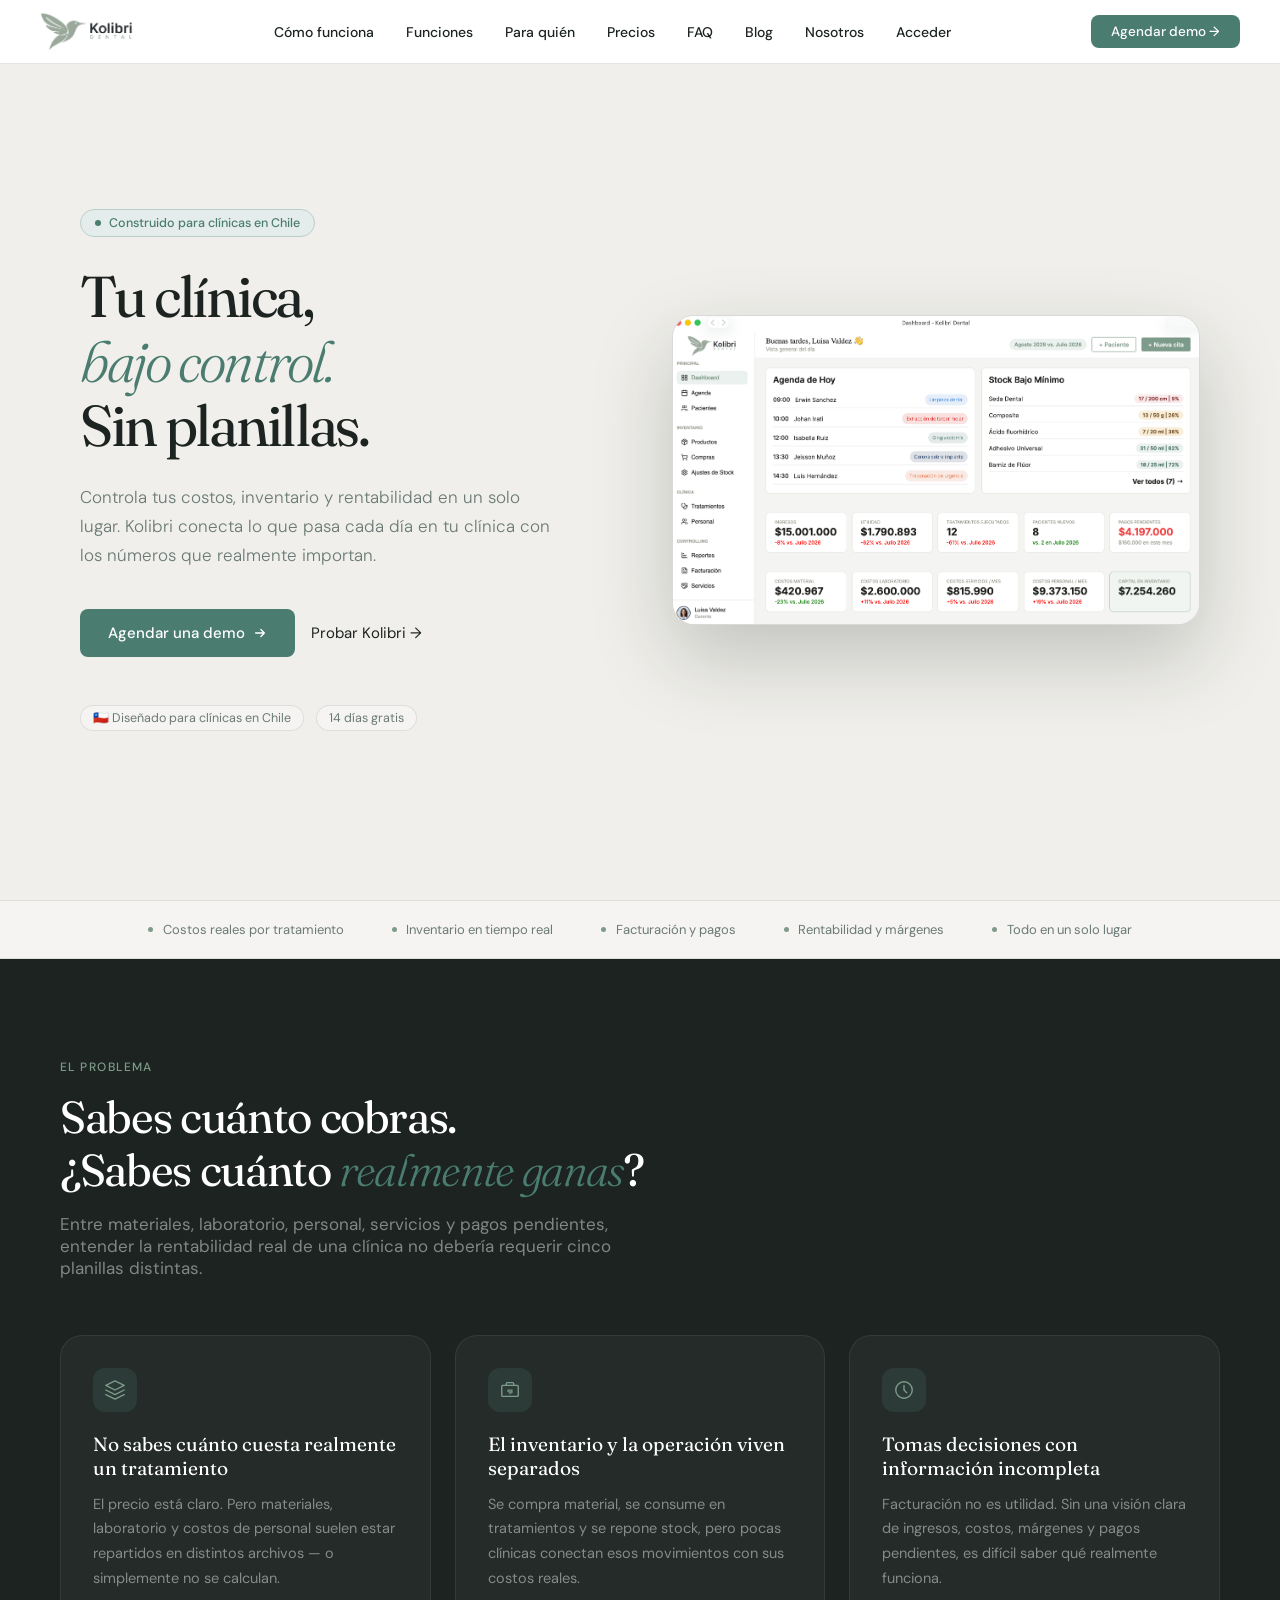
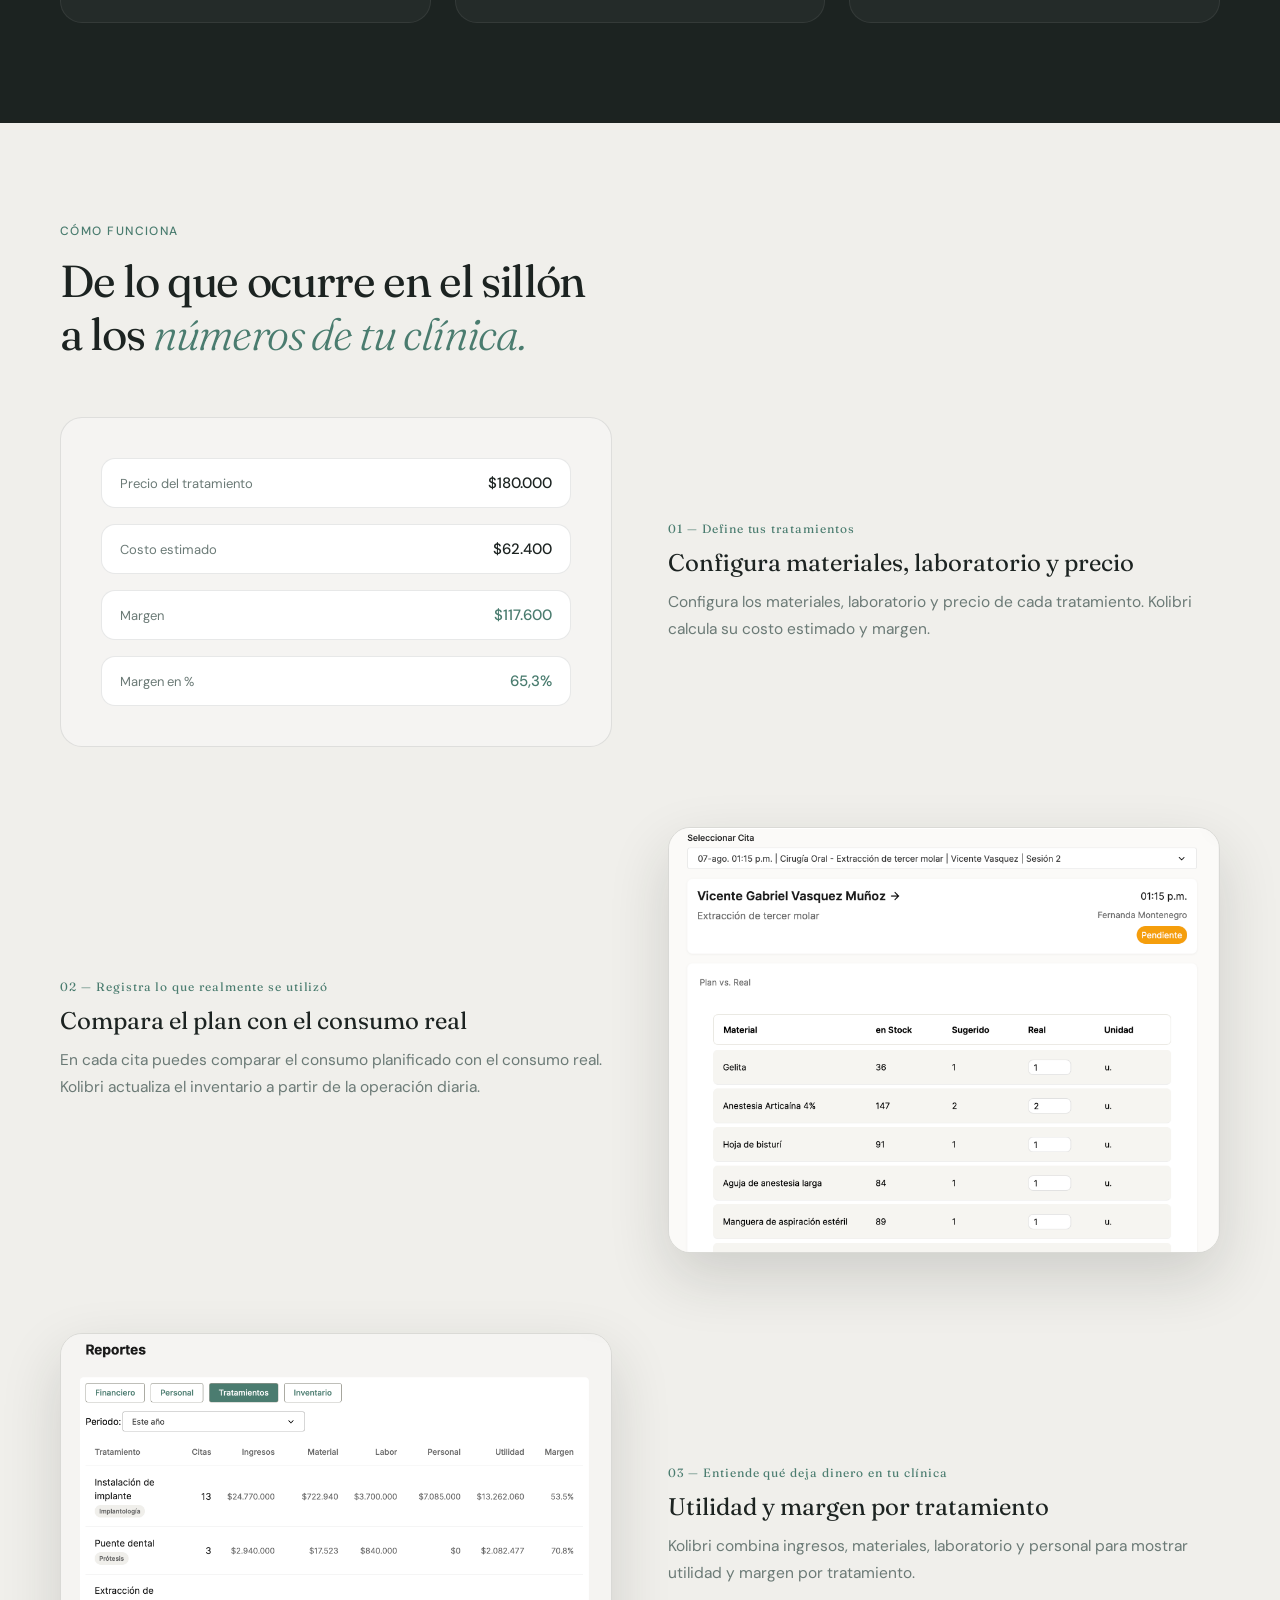
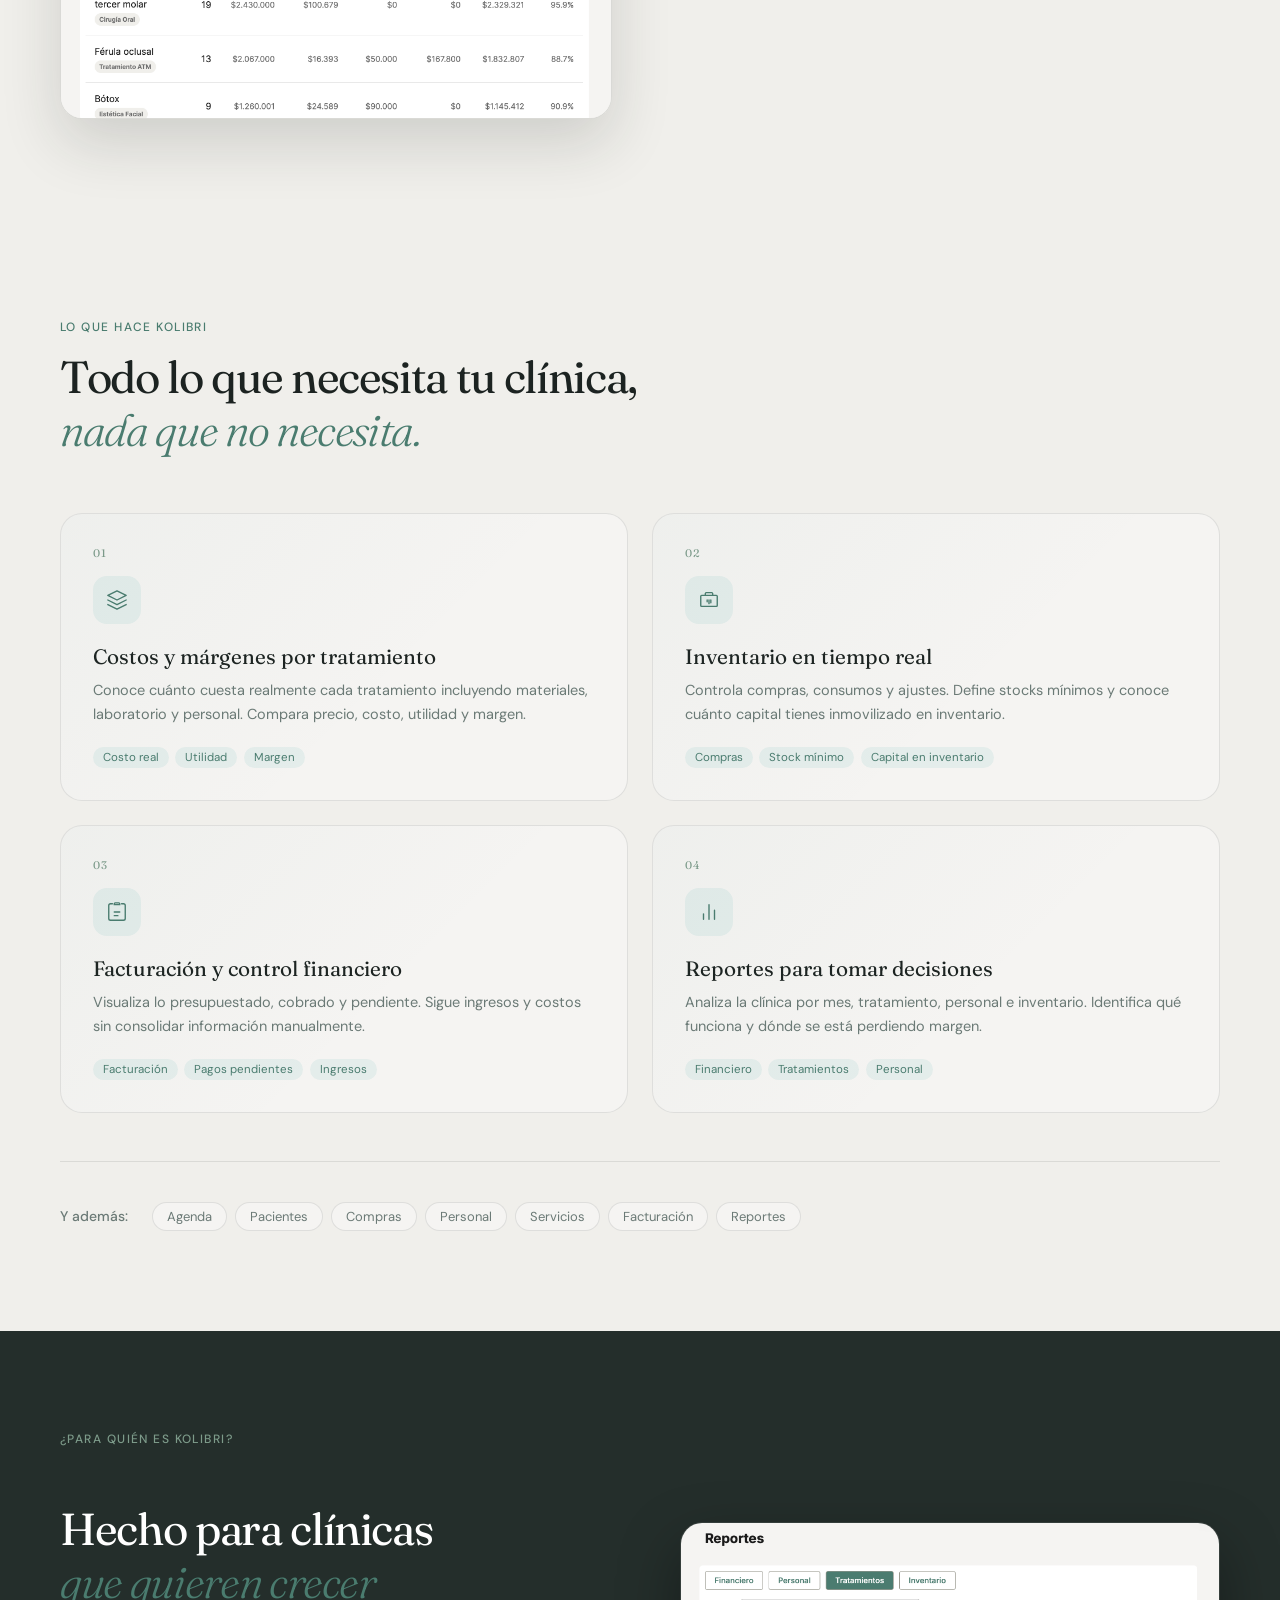
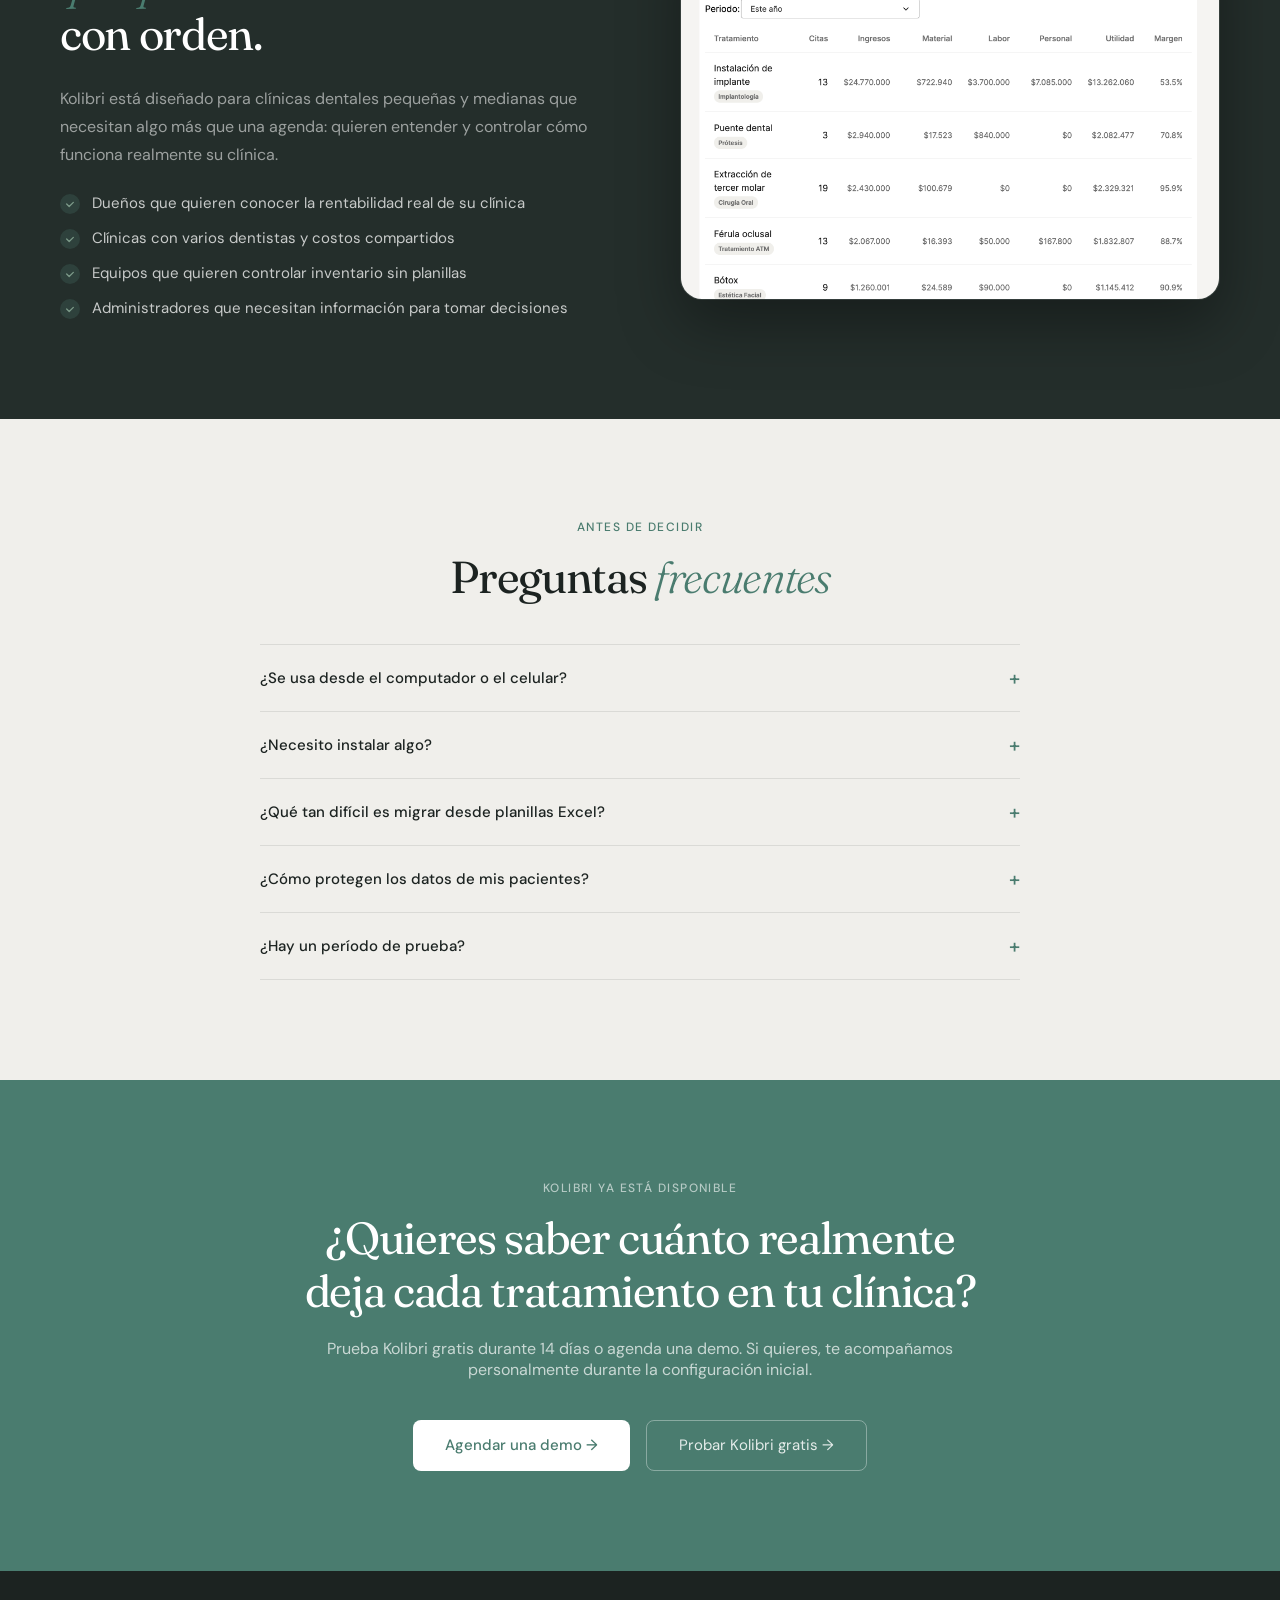
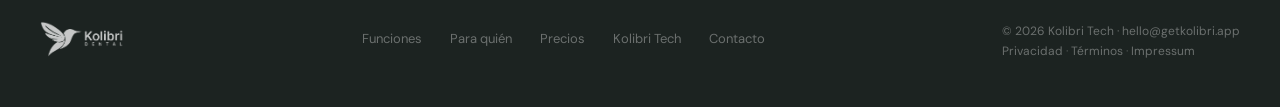
<file: index.html>
<!DOCTYPE html>
<html lang="es">
<head>
<meta charset="UTF-8">
<meta name="viewport" content="width=device-width, initial-scale=1.0">
<title>Software para clínicas dentales en Chile | Kolibri Dental</title>
<meta name="description" content="Controla los costos reales por tratamiento, el inventario y la rentabilidad de tu clínica dental. Hecho para clínicas en Chile. 14 días gratis.">
 <link rel="icon" type="image/svg+xml" href="assets/icons/kolibri-icon.svg">
<link rel="icon" type="image/png" href="assets/icons/kolibri-icon.png" sizes="32x32">
<link rel="preconnect" href="https://fonts.googleapis.com">
<link rel="preconnect" href="https://fonts.gstatic.com" crossorigin>
<link href="https://fonts.googleapis.com/css2?family=Fraunces:ital,opsz,wght@0,9..144,300;0,9..144,400;0,9..144,600;1,9..144,300;1,9..144,400&family=DM+Sans:wght@300;400;500&display=swap" rel="stylesheet">
<link rel="canonical" href="https://getkolibri.app/">
<meta property="og:title" content="Software para clínicas dentales en Chile | Kolibri Dental">
<meta property="og:description" content="Controla los costos reales por tratamiento, el inventario y la rentabilidad de tu clínica dental. Hecho para clínicas en Chile. 14 días gratis.">
<meta property="og:type" content="website">
<meta property="og:url" content="https://getkolibri.app/">
<meta property="og:image" content="https://getkolibri.app/assets/Dashboard-Screenshot.png">
<meta property="og:locale" content="es_CL">
<meta name="twitter:card" content="summary_large_image">
<meta name="twitter:title" content="Software para clínicas dentales en Chile | Kolibri Dental">
<meta name="twitter:description" content="Controla los costos reales por tratamiento, el inventario y la rentabilidad de tu clínica dental. Hecho para clínicas en Chile. 14 días gratis.">
<meta name="twitter:image" content="https://getkolibri.app/assets/Dashboard-Screenshot.png">
<script type="application/ld+json">
{
  "@context": "https://schema.org",
  "@type": "Organization",
  "@id": "https://getkolibri.app/#organization",
  "name": "Kolibri Dental",
  "url": "https://getkolibri.app/",
  "logo": "https://getkolibri.app/assets/Kolibri_logo_text.png",
  "description": "Kolibri Dental es una plataforma de gestión y control de costos para clínicas dentales en Chile y Latinoamérica.",
  "email": "hello@getkolibri.app",
  "areaServed": {
    "@type": "Country",
    "name": "Chile"
  },
  "sameAs": []
}
</script>
<script type="application/ld+json">
{
  "@context": "https://schema.org",
  "@type": "SoftwareApplication",
  "name": "Kolibri Dental",
  "applicationCategory": "BusinessApplication",
  "applicationSubCategory": "Dental Practice Management Software",
  "operatingSystem": "Web",
  "url": "https://getkolibri.app/",
  "description": "Software de gestión y control de costos para clínicas dentales. Controla inventario, costos por tratamiento, facturación, personal y rentabilidad de tu clínica dental.",
  "publisher": {
    "@id": "https://getkolibri.app/#organization"
  },
  "offers": {
    "@type": "AggregateOffer",
    "priceCurrency": "USD",
    "lowPrice": "39",
    "highPrice": "149",
    "offerCount": "3",
    "url": "https://getkolibri.app/precios.html"
  }
}
</script>
<style>
  *, *::before, *::after { box-sizing: border-box; margin: 0; padding: 0; }
 
  :root {
    --bg:        #F0EFEB;
    --bg-2:      #F5F4F2;
    --dark:      #1C2321;
    --dark-2:    #242E2B;
    --green:     #4A7C6F;
    --green-2:   #7D9B8A;
    --green-3:   #B8CFC8;
    --green-4:   #E4EDEB;
    --text:      #1C2321;
    --muted:     #6B7A76;
    --border:    rgba(28,35,33,.10);
    --r-sm:      8px;
    --r-md:      14px;
    --r-lg:      22px;
  }
 
  html { scroll-behavior: smooth; }
 
  body {
    font-family: 'DM Sans', sans-serif;
    background: var(--bg);
    color: var(--text);
    -webkit-font-smoothing: antialiased;
    overflow-x: hidden;
  }
 
  /* ── NAVBAR ── */
  header > nav, nav.main-nav {
    position: fixed; top: 0; left: 0; right: 0; z-index: 100;
    padding: 0 2.5rem;
    height: 64px;
    display: flex; align-items: center; justify-content: space-between;
    background: #ffffff;
    border-bottom: 1px solid rgba(28,35,33,.12);
    transition: background .3s;
  }
  nav.main-nav .nav-logo {
    display: flex; align-items: center; gap: 10px;
    text-decoration: none; color: #1C2321;
  }
  nav.main-nav .nav-logo svg { width: 28px; height: 28px; }
  nav.main-nav .nav-logo-text {
    font-family: 'Fraunces', serif;
    font-size: 17px; font-weight: 600;
    letter-spacing: -.3px; color: #1C2321;
  }
  .nav-links {
    display: flex; align-items: center; gap: 2rem;
    list-style: none;
  }
  .nav-links li { list-style: none; }
  .nav-links a {
    font-size: 14px;
    color: #1C2321 !important;
    font-weight: 500;
    text-decoration: none;
    transition: color .2s;
    display: inline-block;
  }
  .nav-links a:hover { color: #4A7C6F !important; }
  .btn-nav {
    background: var(--green); color: #fff;
    border: none; border-radius: var(--r-sm);
    padding: .5rem 1.25rem;
    font-family: 'DM Sans', sans-serif;
    font-size: 13.5px; font-weight: 500;
    cursor: pointer; text-decoration: none;
    transition: background .2s, transform .15s;
    display: inline-flex; align-items: center; gap: 6px;
  }
  .btn-nav:hover { background: #3d6b5f; transform: translateY(-1px); }
 
  /* ── HERO ── */
  .hero {
    min-height: 100vh;
    padding: 120px 2.5rem 80px;
    display: grid;
    grid-template-columns: 1fr 1fr;
    gap: 4rem;
    align-items: center;
    max-width: 1200px;
    margin: 0 auto;
  }
  .hero-eyebrow {
    display: inline-flex; align-items: center; gap: 8px;
    background: var(--green-4);
    border: 1px solid var(--green-3);
    border-radius: 100px;
    padding: 5px 14px;
    font-size: 12.5px; font-weight: 500;
    color: var(--green);
    margin-bottom: 1.75rem;
    opacity: 0; animation: fadeUp .6s .1s ease forwards;
  }
  .hero-eyebrow span { width: 6px; height: 6px; border-radius: 50%; background: var(--green); }
  .hero h1 {
    font-family: 'Fraunces', serif;
    font-size: clamp(2.6rem, 4.5vw, 3.8rem);
    font-weight: 400;
    line-height: 1.12;
    letter-spacing: -.04em;
    color: var(--text);
    margin-bottom: 1.5rem;
    opacity: 0; animation: fadeUp .6s .2s ease forwards;
  }
  .hero h1 em {
    font-style: italic; color: var(--green);
    font-weight: 300;
  }
  .hero-sub {
    font-size: 17px; font-weight: 300;
    line-height: 1.7; color: var(--muted);
    max-width: 480px;
    margin-bottom: 2.5rem;
    opacity: 0; animation: fadeUp .6s .3s ease forwards;
  }
  .hero-actions {
    display: flex; align-items: center; gap: 1rem; flex-wrap: wrap;
    opacity: 0; animation: fadeUp .6s .4s ease forwards;
  }
  .btn-primary {
    background: var(--green); color: #fff;
    border: none; border-radius: var(--r-sm);
    padding: .85rem 1.75rem;
    font-family: 'DM Sans', sans-serif;
    font-size: 15px; font-weight: 500;
    cursor: pointer; text-decoration: none;
    transition: background .2s, transform .15s, box-shadow .2s;
    display: inline-flex; align-items: center; gap: 8px;
  }
  .btn-primary:hover { background: #3d6b5f; transform: translateY(-1px); box-shadow: 0 8px 24px rgba(74,124,111,.25); }
  .btn-secondary {
    color: var(--text);
    text-decoration: none;
    font-size: 15px; font-weight: 400;
    display: inline-flex; align-items: center; gap: 6px;
    transition: gap .2s;
  }
  .btn-secondary:hover { gap: 10px; }
  .hero-social {
    margin-top: 3rem;
    display: flex; align-items: center; gap: .75rem;
    opacity: 0; animation: fadeUp .6s .5s ease forwards;
  }
  .hero-social-text { font-size: 13px; color: var(--muted); }
  .hero-pill {
    background: var(--bg-2); border: 1px solid var(--border);
    border-radius: 100px; padding: 4px 12px;
    font-size: 12.5px; color: var(--muted);
  }
 
  /* ── APP MOCKUP ── */
  .hero-visual {
    position: relative;
    opacity: 0; animation: fadeIn .8s .4s ease forwards;
  }
  .hero-screenshot {
    display: block;
    width: 100%;
    height: auto;
    border-radius: var(--r-lg);
    box-shadow: 0 32px 80px rgba(28,35,33,.22);
    border: 1px solid var(--border);
  }
  .mockup-card {
    background: var(--dark);
    border-radius: var(--r-lg);
    padding: 1.5rem;
    box-shadow: 0 32px 80px rgba(28,35,33,.22);
    position: relative; overflow: hidden;
  }
  .mockup-card::before {
    content: '';
    position: absolute; top: 0; left: 0; right: 0;
    height: 3px;
    background: linear-gradient(90deg, var(--green), var(--green-2));
  }
  .mockup-header {
    display: flex; align-items: center; justify-content: space-between;
    margin-bottom: 1.25rem;
  }
  .mockup-title {
    font-family: 'DM Sans', sans-serif;
    font-size: 13px; font-weight: 500; color: rgba(255,255,255,.5);
    text-transform: uppercase; letter-spacing: .08em;
  }
  .mockup-badge {
    background: rgba(74,124,111,.25); color: var(--green-2);
    border-radius: 100px; padding: 3px 10px; font-size: 11px;
  }
  .kpi-grid { display: grid; grid-template-columns: 1fr 1fr; gap: .75rem; margin-bottom: 1rem; }
  .kpi-card {
    background: rgba(255,255,255,.05);
    border: 1px solid rgba(255,255,255,.07);
    border-radius: var(--r-md); padding: .875rem;
  }
  .kpi-label { font-size: 11px; color: rgba(255,255,255,.4); margin-bottom: .3rem; }
  .kpi-value { font-size: 22px; font-weight: 500; color: #fff; line-height: 1; }
  .kpi-sub { font-size: 11px; color: var(--green-2); margin-top: .2rem; }
  .mock-table { width: 100%; border-collapse: collapse; }
  .mock-table thead th {
    text-align: left; font-size: 10px; font-weight: 500;
    color: rgba(255,255,255,.3); padding: .4rem .5rem;
    border-bottom: 1px solid rgba(255,255,255,.08);
    text-transform: uppercase; letter-spacing: .06em;
  }
  .mock-table tbody td {
    font-size: 12px; color: rgba(255,255,255,.7);
    padding: .55rem .5rem;
    border-bottom: 1px solid rgba(255,255,255,.05);
  }
  .mock-table tbody tr:last-child td { border-bottom: none; }
  .stock-ok { color: var(--green-2); }
  .stock-low { color: #E8A87C; }
  .stock-bar {
    width: 48px; height: 4px; background: rgba(255,255,255,.1);
    border-radius: 4px; overflow: hidden;
  }
  .stock-bar-fill { height: 100%; border-radius: 4px; }
 
  .float-tag {
    position: absolute; right: -1rem; top: 30%;
    background: var(--bg);
    border: 1px solid var(--border);
    border-radius: var(--r-md); padding: .75rem 1rem;
    box-shadow: 0 8px 24px rgba(28,35,33,.1);
    display: flex; align-items: center; gap: 10px;
    min-width: 180px;
    animation: floatY 3s ease-in-out infinite;
  }
  .float-icon {
    width: 36px; height: 36px; border-radius: 10px;
    background: var(--green-4); display: flex;
    align-items: center; justify-content: center;
  }
  .float-tag-label { font-size: 11px; color: var(--muted); }
  .float-tag-value { font-size: 13.5px; font-weight: 500; color: var(--green); }
 
  .float-tag-2 {
    position: absolute; left: -1.5rem; bottom: 18%;
    background: var(--dark);
    border: 1px solid rgba(255,255,255,.1);
    border-radius: var(--r-md); padding: .75rem 1rem;
    display: flex; align-items: center; gap: 10px;
    min-width: 170px;
    animation: floatY 3.5s 1s ease-in-out infinite;
  }
  .float-dot { width: 8px; height: 8px; border-radius: 50%; background: var(--green-2); }
  .float-tag-2-text { font-size: 12px; color: rgba(255,255,255,.6); }
 
  @keyframes floatY {
    0%, 100% { transform: translateY(0); }
    50% { transform: translateY(-6px); }
  }
 
  /* ── LOGOS / CONTEXT ── */
  .context-strip {
    background: var(--bg-2);
    border-top: 1px solid var(--border);
    border-bottom: 1px solid var(--border);
    padding: 1.25rem 2.5rem;
    display: flex; align-items: center; justify-content: center; gap: 3rem;
    overflow: hidden;
  }
  .context-item {
    display: flex; align-items: center; gap: .6rem;
    font-size: 13px; color: var(--muted); white-space: nowrap;
  }
  .context-dot { width: 5px; height: 5px; border-radius: 50%; background: var(--green-2); }
 
  /* ── SECTIONS ── */
  section { padding: 100px 2.5rem; }
  .section-inner { max-width: 1160px; margin: 0 auto; }
  .section-label {
    font-size: 12px; font-weight: 500; letter-spacing: .12em;
    text-transform: uppercase; color: var(--green);
    margin-bottom: 1rem;
  }
  .section-title {
    font-family: 'Fraunces', serif;
    font-size: clamp(2rem, 3.5vw, 3rem);
    font-weight: 400; line-height: 1.18;
    letter-spacing: -.03em;
  }
  .section-title em { font-style: italic; color: var(--green); font-weight: 300; }
 
  /* ── PROBLEMA ── */
  .problema { background: var(--dark); color: #fff; }
  .problema .section-label { color: var(--green-2); }
  .problema .section-title { color: #fff; }
  .problema-grid {
    display: grid; grid-template-columns: repeat(3, 1fr); gap: 1.5rem;
    margin-top: 3.5rem;
  }
  .problema-card {
    background: rgba(255,255,255,.04);
    border: 1px solid rgba(255,255,255,.07);
    border-radius: var(--r-lg); padding: 2rem;
    transition: background .25s;
  }
  .problema-card:hover { background: rgba(255,255,255,.07); }
  .problema-icon {
    width: 44px; height: 44px; border-radius: 12px;
    background: rgba(74,124,111,.2); display: flex;
    align-items: center; justify-content: center;
    margin-bottom: 1.25rem;
  }
  .problema-card h3 {
    font-family: 'Fraunces', serif;
    font-size: 1.2rem; font-weight: 400;
    color: #fff; margin-bottom: .75rem;
  }
  .problema-card p { font-size: 14.5px; color: rgba(255,255,255,.45); line-height: 1.7; }
 
  /* ── COMO FUNCIONA ── */
  .cf-steps { margin-top: 3.5rem; display: flex; flex-direction: column; gap: 5rem; }
  .cf-step {
    display: grid; grid-template-columns: 1fr 1fr;
    gap: 3.5rem; align-items: center;
  }
  .cf-step.reverse .cf-step-media { order: 2; }
  .cf-step.reverse .cf-step-text { order: 1; }
  .cf-step-num {
    font-family: 'Fraunces', serif;
    font-size: 12px; font-weight: 400;
    color: var(--green); letter-spacing: .08em;
    margin-bottom: .75rem;
  }
  .cf-step-text h3 {
    font-family: 'Fraunces', serif;
    font-size: 1.5rem; font-weight: 400;
    color: var(--text); margin-bottom: .75rem;
  }
  .cf-step-text p { font-size: 15.5px; color: var(--muted); line-height: 1.75; }
  .cf-step-media img {
    display: block; width: 100%; height: auto;
    border-radius: var(--r-lg);
    box-shadow: 0 24px 60px rgba(28,35,33,.16);
    border: 1px solid var(--border);
  }
  .cf-step-media-placeholder {
    background: var(--bg-2);
    border: 1px solid var(--border);
    border-radius: var(--r-lg);
    padding: 2.5rem;
    display: flex; flex-direction: column; gap: 1rem;
  }
  .cf-placeholder-row {
    display: flex; align-items: center; justify-content: space-between;
    padding: .875rem 1.125rem;
    background: #fff; border: 1px solid var(--border);
    border-radius: var(--r-md);
  }
  .cf-placeholder-label { font-size: 13px; color: var(--muted); }
  .cf-placeholder-value { font-size: 15px; font-weight: 500; color: var(--text); }
  .cf-placeholder-value.green { color: var(--green); }
 
  /* ── FEATURES ── */
  .features-grid {
    display: grid; grid-template-columns: repeat(2, 1fr); gap: 1.5rem;
    margin-top: 3.5rem;
  }
  .feature-card {
    background: var(--bg-2);
    border: 1px solid var(--border);
    border-radius: var(--r-lg); padding: 2rem;
    transition: border-color .25s, transform .2s;
    position: relative; overflow: hidden;
  }
  .feature-card::after {
    content: '';
    position: absolute; inset: 0;
    background: linear-gradient(135deg, rgba(74,124,111,.04) 0%, transparent 60%);
    pointer-events: none;
  }
  .feature-card:hover { border-color: var(--green-3); transform: translateY(-2px); }
  .feature-num {
    font-family: 'Fraunces', serif;
    font-size: 11px; font-weight: 400;
    color: var(--green-2); letter-spacing: .08em;
    margin-bottom: 1rem;
  }
  .feature-icon {
    width: 48px; height: 48px; border-radius: 14px;
    background: var(--green-4);
    display: flex; align-items: center; justify-content: center;
    margin-bottom: 1.25rem;
  }
  .feature-card h3 {
    font-family: 'Fraunces', serif;
    font-size: 1.3rem; font-weight: 400;
    color: var(--text); margin-bottom: .625rem;
  }
  .feature-card p { font-size: 14.5px; color: var(--muted); line-height: 1.65; }
  .feature-tags {
    display: flex; flex-wrap: wrap; gap: .4rem; margin-top: 1.25rem;
  }
  .feature-tag {
    background: var(--green-4); color: var(--green);
    border-radius: 100px; padding: 3px 10px; font-size: 11.5px;
  }
 
  .also-row {
    margin-top: 3rem;
    padding-top: 2.5rem;
    border-top: 1px solid var(--border);
    display: flex; align-items: center; flex-wrap: wrap; gap: 1rem 1.5rem;
  }
  .also-label { font-size: 14px; color: var(--muted); font-weight: 500; white-space: nowrap; }
  .also-pills { display: flex; flex-wrap: wrap; gap: .5rem; }
  .also-pill {
    background: var(--bg-2); border: 1px solid var(--border);
    color: var(--muted);
    border-radius: 100px; padding: 5px 14px; font-size: 13px;
  }
 
  /* ── PARA QUIEN ── */
  .para-quien { background: var(--dark-2); color: #fff; }
  .para-quien .section-label { color: var(--green-2); }
  .para-quien .section-title { color: #fff; }
  .pq-layout {
    display: grid; grid-template-columns: 1fr 1fr;
    gap: 5rem; align-items: center; margin-top: 3.5rem;
  }
  .pq-text p { font-size: 16px; color: rgba(255,255,255,.55); line-height: 1.75; margin-bottom: 1.5rem; }
  .pq-checks { list-style: none; display: flex; flex-direction: column; gap: .875rem; }
  .pq-checks li {
    display: flex; align-items: flex-start; gap: .75rem;
    font-size: 15px; color: rgba(255,255,255,.75);
  }
  .check-icon {
    width: 20px; height: 20px; border-radius: 50%;
    background: rgba(74,124,111,.25); display: flex;
    align-items: center; justify-content: center; flex-shrink: 0; margin-top: 1px;
  }
  .pq-stats {
    display: grid; grid-template-columns: 1fr 1fr; gap: 1rem;
  }
  .pq-stat {
    background: rgba(255,255,255,.04);
    border: 1px solid rgba(255,255,255,.07);
    border-radius: var(--r-lg); padding: 1.75rem;
  }
  .pq-stat-num {
    font-family: 'Fraunces', serif;
    font-size: 2.4rem; font-weight: 300;
    color: var(--green-2); line-height: 1; margin-bottom: .3rem;
  }
  .pq-stat-label { font-size: 13px; color: rgba(255,255,255,.4); }
  .pq-screenshot img {
    display: block; width: 100%; height: auto;
    border-radius: var(--r-lg);
    box-shadow: 0 24px 60px rgba(0,0,0,.35);
    border: 1px solid rgba(255,255,255,.08);
  }
 
  /* ── CTA FINAL ── */
  .cta-section { background: var(--green); }
  .cta-inner {
    max-width: 700px; margin: 0 auto; text-align: center;
  }
  .cta-section .section-label { color: rgba(255,255,255,.6); }
  .cta-section h2 {
    font-family: 'Fraunces', serif;
    font-size: clamp(2rem, 3.5vw, 2.8rem);
    font-weight: 400; line-height: 1.18;
    letter-spacing: -.03em; color: #fff;
    margin: .75rem 0 1.25rem;
  }
  .cta-section p { font-size: 16px; color: rgba(255,255,255,.7); margin-bottom: 2.5rem; }
  .cta-actions { display: flex; justify-content: center; gap: 1rem; flex-wrap: wrap; }
  .btn-white {
    background: #fff; color: var(--green);
    border: none; border-radius: var(--r-sm);
    padding: .9rem 2rem;
    font-family: 'DM Sans', sans-serif;
    font-size: 15px; font-weight: 500;
    cursor: pointer; text-decoration: none;
    display: inline-flex; align-items: center; gap: 8px;
    transition: transform .15s, box-shadow .2s;
  }
  .btn-white:hover { transform: translateY(-2px); box-shadow: 0 8px 24px rgba(0,0,0,.15); }
  .btn-ghost {
    background: transparent; color: rgba(255,255,255,.85);
    border: 1.5px solid rgba(255,255,255,.35); border-radius: var(--r-sm);
    padding: .9rem 2rem;
    font-family: 'DM Sans', sans-serif;
    font-size: 15px; font-weight: 400;
    cursor: pointer; text-decoration: none;
    display: inline-flex; align-items: center; gap: 8px;
    transition: border-color .2s, color .2s;
  }
  .btn-ghost:hover { border-color: rgba(255,255,255,.6); color: #fff; }
 
  /* ── FOOTER ── */
  footer {
    background: var(--dark); color: rgba(255,255,255,.35);
    padding: 3rem 2.5rem;
    display: flex; align-items: center; justify-content: space-between;
    flex-wrap: wrap; gap: 1.5rem;
  }
  .footer-brand {
    display: flex; align-items: center; gap: 10px;
    text-decoration: none;
  }
  .footer-brand-text {
    font-family: 'Fraunces', serif;
    font-size: 15px; font-weight: 400; color: rgba(255,255,255,.6);
  }
  .footer-links { display: flex; gap: 1.75rem; }
  .footer-links a { font-size: 13px; color: rgba(255,255,255,.35); text-decoration: none; transition: color .2s; }
  .footer-links a:hover { color: rgba(255,255,255,.7); }
  .footer-copy { font-size: 12px; }
  .legal-links { font-size: 12px; margin-top: 0.2rem; }
  .legal-links a { color: rgba(255,255,255,.35); text-decoration: none; transition: color .2s; }
  .legal-links a:hover { color: rgba(255,255,255,.7); }
  .legal-links span { color: rgba(255,255,255,.25); }
 
  /* ── FAQ ── */
  .faq-section { max-width: 760px; margin: 0 auto; }
  .faq-list { margin-top: 2.5rem; }
  .faq-item { border-top: 1px solid var(--border); padding: 1.25rem 0; }
  .faq-item:last-child { border-bottom: 1px solid var(--border); }
  .faq-q {
    font-size: 15px; font-weight: 500; cursor: pointer;
    display: flex; justify-content: space-between; align-items: center; gap: 1rem;
    user-select: none;
  }
  .faq-icon { font-size: 20px; color: var(--green); flex-shrink: 0; transition: transform .2s; }
  .faq-item.open .faq-icon { transform: rotate(45deg); }
  .faq-a {
    font-size: 14.5px; color: var(--muted); line-height: 1.7;
    margin-top: .875rem; display: none;
  }
  .faq-a a { color: var(--green); }
  .faq-item.open .faq-a { display: block; }
 
  /* ── ANIMATIONS ── */
  @keyframes fadeUp {
    from { opacity: 0; transform: translateY(20px); }
    to   { opacity: 1; transform: translateY(0); }
  }
  @keyframes fadeIn {
    from { opacity: 0; }
    to   { opacity: 1; }
  }
 
  .reveal {
    opacity: 0; transform: translateY(28px);
    transition: opacity .65s ease, transform .65s ease;
  }
  .reveal.visible { opacity: 1; transform: none; }
  .reveal-delay-1 { transition-delay: .1s; }
  .reveal-delay-2 { transition-delay: .2s; }
  .reveal-delay-3 { transition-delay: .3s; }
 
  /* ── RESPONSIVE ── */
  @media (max-width: 900px) {
    .hero { grid-template-columns: 1fr; gap: 3rem; min-height: auto; padding-top: 100px; }
    .hero-visual { display: none; }
    .problema-grid { grid-template-columns: 1fr; }
    .features-grid { grid-template-columns: 1fr; }
    .pq-layout { grid-template-columns: 1fr; gap: 2.5rem; }
    .float-tag, .float-tag-2 { display: none; }
    .cf-step, .cf-step.reverse { grid-template-columns: 1fr; gap: 1.75rem; }
    .cf-step.reverse .cf-step-media, .cf-step.reverse .cf-step-text { order: initial; }
    .cf-steps { gap: 3rem; }
    nav.main-nav { padding: 0 1.25rem; }
    nav.main-nav .nav-secondary { display: none; }
    nav.main-nav .nav-links { gap: 1.1rem; }
    nav.main-nav .btn-nav { display: none; }
    section { padding: 70px 1.25rem; }
  }
</style>
</head>
<body>
 
<!-- ── NAVBAR ── -->
<nav class="main-nav">
  <a href="/" class="nav-logo">
    <img src="/assets/Kolibri_logo_text.png" alt="Kolibri Dental" style="height:40px; width:auto; object-fit:contain;">
  </a>
  <ul class="nav-links">
    <li class="nav-secondary"><a href="/#como-funciona">Cómo funciona</a></li>
    <li class="nav-secondary"><a href="/#features">Funciones</a></li>
    <li class="nav-secondary"><a href="/#para-quien">Para quién</a></li>
    <li><a href="/precios.html">Precios</a></li>
    <li class="nav-secondary"><a href="/#faq">FAQ</a></li>
    <li><a href="https://blog.getkolibri.app" target="_blank">Blog</a></li>
    <li class="nav-secondary"><a href="https://kolibritech.net" target="_blank">Nosotros</a></li>
    <li><a href="https://app.getkolibri.app">Acceder</a></li>
  </ul>
  <a href="mailto:hello@getkolibri.app?subject=Demo%20Kolibri%20Dental&amp;body=Hola%2C%20me%20interesa%20conocer%20Kolibri%20Dental%20para%20mi%20cl%C3%ADnica." class="btn-nav">Agendar demo →</a>
</nav>
 
<!-- ── HERO ── -->
<section style="padding: 0;">
  <div class="hero">
    <div class="hero-content">
      <div class="hero-eyebrow">
        <span></span> Construido para clínicas en Chile
      </div>
      <h1>
        Tu clínica,<br>
        <em>bajo control.</em><br>
        Sin planillas.
      </h1>
      <p class="hero-sub">
        Controla tus costos, inventario y rentabilidad en un solo lugar. Kolibri conecta lo que pasa cada día en tu clínica con los números que realmente importan.
      </p>
      <div class="hero-actions">
        <a href="mailto:hello@getkolibri.app?subject=Demo%20Kolibri%20Dental&body=Hola%2C%20me%20interesa%20conocer%20Kolibri%20Dental%20para%20mi%20cl%C3%ADnica." class="btn-primary">
          Agendar una demo
          <svg width="14" height="14" viewBox="0 0 16 16" fill="none"><path d="M3 8h10M9 4l4 4-4 4" stroke="#fff" stroke-width="1.5" stroke-linecap="round" stroke-linejoin="round"/></svg>
        </a>
        <a href="https://app.getkolibri.app" class="btn-secondary">
          Probar Kolibri →
        </a>
      </div>
      <div class="hero-social">
        <span class="hero-pill">🇨🇱 Diseñado para clínicas en Chile</span>
        <span class="hero-pill">14 días gratis</span>
      </div>
    </div>
 
    <!-- APP SCREENSHOT -->
    <div class="hero-visual">
      <img class="hero-screenshot" src="assets/Dashboard-Screenshot.png" alt="Dashboard de Kolibri Dental con ingresos, costos, inventario y pagos pendientes">
    </div>
  </div>
</section>
 
<!-- ── CONTEXT STRIP ── -->
<div class="context-strip">
  <div class="context-item"><span class="context-dot"></span> Costos reales por tratamiento</div>
  <div class="context-item"><span class="context-dot"></span> Inventario en tiempo real</div>
  <div class="context-item"><span class="context-dot"></span> Facturación y pagos</div>
  <div class="context-item"><span class="context-dot"></span> Rentabilidad y márgenes</div>
  <div class="context-item"><span class="context-dot"></span> Todo en un solo lugar</div>
</div>
 
<!-- ── PROBLEMA ── -->
<section class="problema" id="problema">
  <div class="section-inner">
    <div class="section-label reveal">El problema</div>
    <h2 class="section-title reveal reveal-delay-1">
      Sabes cuánto cobras.<br>
      ¿Sabes cuánto <em>realmente ganas</em>?
    </h2>
    <p style="font-size:17px; color:rgba(255,255,255,.45); margin-top:1rem; max-width:560px;" class="reveal reveal-delay-2">
      Entre materiales, laboratorio, personal, servicios y pagos pendientes, entender la rentabilidad real de una clínica no debería requerir cinco planillas distintas.
    </p>
    <div class="problema-grid">
      <div class="problema-card reveal">
        <div class="problema-icon">
          <svg width="22" height="22" viewBox="0 0 24 24" fill="none"><path d="M12 2L2 7l10 5 10-5-10-5zM2 17l10 5 10-5M2 12l10 5 10-5" stroke="#7D9B8A" stroke-width="1.5" stroke-linecap="round" stroke-linejoin="round"/></svg>
        </div>
        <h3>No sabes cuánto cuesta realmente un tratamiento</h3>
        <p>El precio está claro. Pero materiales, laboratorio y costos de personal suelen estar repartidos en distintos archivos — o simplemente no se calculan.</p>
      </div>
      <div class="problema-card reveal reveal-delay-1">
        <div class="problema-icon">
          <svg width="22" height="22" viewBox="0 0 24 24" fill="none"><path d="M20 7H4a1 1 0 00-1 1v10a1 1 0 001 1h16a1 1 0 001-1V8a1 1 0 00-1-1z" stroke="#7D9B8A" stroke-width="1.5"/><path d="M16 7V5a1 1 0 00-1-1H9a1 1 0 00-1 1v2M12 12v4M10 12v2M14 12v3" stroke="#7D9B8A" stroke-width="1.5" stroke-linecap="round"/></svg>
        </div>
        <h3>El inventario y la operación viven separados</h3>
        <p>Se compra material, se consume en tratamientos y se repone stock, pero pocas clínicas conectan esos movimientos con sus costos reales.</p>
      </div>
      <div class="problema-card reveal reveal-delay-2">
        <div class="problema-icon">
          <svg width="22" height="22" viewBox="0 0 24 24" fill="none"><circle cx="12" cy="12" r="9" stroke="#7D9B8A" stroke-width="1.5"/><path d="M12 7v5l3 3" stroke="#7D9B8A" stroke-width="1.5" stroke-linecap="round"/></svg>
        </div>
        <h3>Tomas decisiones con información incompleta</h3>
        <p>Facturación no es utilidad. Sin una visión clara de ingresos, costos, márgenes y pagos pendientes, es difícil saber qué realmente funciona.</p>
      </div>
    </div>
  </div>
</section>
 
<!-- ── COMO FUNCIONA ── -->
<section id="como-funciona">
  <div class="section-inner">
    <div class="section-label reveal">Cómo funciona</div>
    <h2 class="section-title reveal reveal-delay-1">
      De lo que ocurre en el sillón<br>
      a los <em>números de tu clínica.</em>
    </h2>
 
    <div class="cf-steps">
      <div class="cf-step reveal">
        <div class="cf-step-media">
          <div class="cf-step-media-placeholder">
            <div class="cf-placeholder-row">
              <span class="cf-placeholder-label">Precio del tratamiento</span>
              <span class="cf-placeholder-value">$180.000</span>
            </div>
            <div class="cf-placeholder-row">
              <span class="cf-placeholder-label">Costo estimado</span>
              <span class="cf-placeholder-value">$62.400</span>
            </div>
            <div class="cf-placeholder-row">
              <span class="cf-placeholder-label">Margen</span>
              <span class="cf-placeholder-value green">$117.600</span>
            </div>
            <div class="cf-placeholder-row">
              <span class="cf-placeholder-label">Margen en %</span>
              <span class="cf-placeholder-value green">65,3%</span>
            </div>
          </div>
        </div>
        <div class="cf-step-text">
          <div class="cf-step-num">01 — Define tus tratamientos</div>
          <h3>Configura materiales, laboratorio y precio</h3>
          <p>Configura los materiales, laboratorio y precio de cada tratamiento. Kolibri calcula su costo estimado y margen.</p>
        </div>
      </div>
 
      <div class="cf-step reverse reveal">
        <div class="cf-step-media">
          <img src="assets/Screenshot_Treatments-target-actual.png" alt="Comparación de consumo planificado (Plan) vs. consumo real por cita en Kolibri Dental">
        </div>
        <div class="cf-step-text">
          <div class="cf-step-num">02 — Registra lo que realmente se utilizó</div>
          <h3>Compara el plan con el consumo real</h3>
          <p>En cada cita puedes comparar el consumo planificado con el consumo real. Kolibri actualiza el inventario a partir de la operación diaria.</p>
        </div>
      </div>
 
      <div class="cf-step reveal">
        <div class="cf-step-media">
          <img src="assets/Screenshot_Reports.png" alt="Reporte de tratamientos en Kolibri Dental con ingresos, costos, utilidad y margen">
        </div>
        <div class="cf-step-text">
          <div class="cf-step-num">03 — Entiende qué deja dinero en tu clínica</div>
          <h3>Utilidad y margen por tratamiento</h3>
          <p>Kolibri combina ingresos, materiales, laboratorio y personal para mostrar utilidad y margen por tratamiento.</p>
        </div>
      </div>
    </div>
  </div>
</section>
 
<!-- ── FEATURES ── -->
<section id="features">
  <div class="section-inner">
    <div class="section-label reveal">Lo que hace Kolibri</div>
    <h2 class="section-title reveal reveal-delay-1">
      Todo lo que necesita tu clínica,<br>
      <em>nada que no necesita.</em>
    </h2>
    <div class="features-grid">
      <div class="feature-card reveal">
        <div class="feature-num">01</div>
        <div class="feature-icon">
          <svg width="22" height="22" viewBox="0 0 24 24" fill="none"><path d="M12 2L2 7l10 5 10-5-10-5zM2 17l10 5 10-5M2 12l10 5 10-5" stroke="#4A7C6F" stroke-width="1.5" stroke-linecap="round" stroke-linejoin="round"/></svg>
        </div>
        <h3>Costos y márgenes por tratamiento</h3>
        <p>Conoce cuánto cuesta realmente cada tratamiento incluyendo materiales, laboratorio y personal. Compara precio, costo, utilidad y margen.</p>
        <div class="feature-tags">
          <span class="feature-tag">Costo real</span>
          <span class="feature-tag">Utilidad</span>
          <span class="feature-tag">Margen</span>
        </div>
      </div>
 
      <div class="feature-card reveal reveal-delay-1">
        <div class="feature-num">02</div>
        <div class="feature-icon">
          <svg width="22" height="22" viewBox="0 0 24 24" fill="none"><path d="M20 7H4a1 1 0 00-1 1v10a1 1 0 001 1h16a1 1 0 001-1V8a1 1 0 00-1-1z" stroke="#4A7C6F" stroke-width="1.5"/><path d="M16 7V5a1 1 0 00-1-1H9a1 1 0 00-1 1v2M12 12v4M10 12v2M14 12v3" stroke="#4A7C6F" stroke-width="1.5" stroke-linecap="round"/></svg>
        </div>
        <h3>Inventario en tiempo real</h3>
        <p>Controla compras, consumos y ajustes. Define stocks mínimos y conoce cuánto capital tienes inmovilizado en inventario.</p>
        <div class="feature-tags">
          <span class="feature-tag">Compras</span>
          <span class="feature-tag">Stock mínimo</span>
          <span class="feature-tag">Capital en inventario</span>
        </div>
      </div>
 
      <div class="feature-card reveal reveal-delay-2">
        <div class="feature-num">03</div>
        <div class="feature-icon">
          <svg width="22" height="22" viewBox="0 0 24 24" fill="none"><path d="M9 12h6M9 16h4M7 3H5a2 2 0 00-2 2v14a2 2 0 002 2h14a2 2 0 002-2V5a2 2 0 00-2-2h-2M9 3a1 1 0 011-1h4a1 1 0 011 1v1H9V3z" stroke="#4A7C6F" stroke-width="1.5" stroke-linecap="round"/></svg>
        </div>
        <h3>Facturación y control financiero</h3>
        <p>Visualiza lo presupuestado, cobrado y pendiente. Sigue ingresos y costos sin consolidar información manualmente.</p>
        <div class="feature-tags">
          <span class="feature-tag">Facturación</span>
          <span class="feature-tag">Pagos pendientes</span>
          <span class="feature-tag">Ingresos</span>
        </div>
      </div>
 
      <div class="feature-card reveal reveal-delay-3">
        <div class="feature-num">04</div>
        <div class="feature-icon">
          <svg width="22" height="22" viewBox="0 0 24 24" fill="none"><path d="M18 20V10M12 20V4M6 20v-6" stroke="#4A7C6F" stroke-width="1.5" stroke-linecap="round" stroke-linejoin="round"/></svg>
        </div>
        <h3>Reportes para tomar decisiones</h3>
        <p>Analiza la clínica por mes, tratamiento, personal e inventario. Identifica qué funciona y dónde se está perdiendo margen.</p>
        <div class="feature-tags">
          <span class="feature-tag">Financiero</span>
          <span class="feature-tag">Tratamientos</span>
          <span class="feature-tag">Personal</span>
        </div>
      </div>
    </div>
 
    <div class="also-row reveal">
      <span class="also-label">Y además:</span>
      <div class="also-pills">
        <span class="also-pill">Agenda</span>
        <span class="also-pill">Pacientes</span>
        <span class="also-pill">Compras</span>
        <span class="also-pill">Personal</span>
        <span class="also-pill">Servicios</span>
        <span class="also-pill">Facturación</span>
        <span class="also-pill">Reportes</span>
      </div>
    </div>
  </div>
</section>
 
<!-- ── PARA QUIEN ── -->
<section class="para-quien" id="para-quien">
  <div class="section-inner">
    <div class="section-label reveal">¿Para quién es Kolibri?</div>
    <div class="pq-layout">
      <div class="pq-text">
        <h2 class="section-title reveal reveal-delay-1" style="color:#fff; margin-bottom:1.5rem;">
          Hecho para clínicas<br>
          <em>que quieren crecer</em><br>
          con orden.
        </h2>
        <p class="reveal reveal-delay-2">
          Kolibri está diseñado para clínicas dentales pequeñas y medianas que necesitan algo más que una agenda: quieren entender y controlar cómo funciona realmente su clínica.
        </p>
        <ul class="pq-checks reveal reveal-delay-3">
          <li>
            <span class="check-icon">
              <svg width="10" height="10" viewBox="0 0 12 12" fill="none"><path d="M2 6l3 3 5-5" stroke="#7D9B8A" stroke-width="1.5" stroke-linecap="round" stroke-linejoin="round"/></svg>
            </span>
            Dueños que quieren conocer la rentabilidad real de su clínica
          </li>
          <li>
            <span class="check-icon">
              <svg width="10" height="10" viewBox="0 0 12 12" fill="none"><path d="M2 6l3 3 5-5" stroke="#7D9B8A" stroke-width="1.5" stroke-linecap="round" stroke-linejoin="round"/></svg>
            </span>
            Clínicas con varios dentistas y costos compartidos
          </li>
          <li>
            <span class="check-icon">
              <svg width="10" height="10" viewBox="0 0 12 12" fill="none"><path d="M2 6l3 3 5-5" stroke="#7D9B8A" stroke-width="1.5" stroke-linecap="round" stroke-linejoin="round"/></svg>
            </span>
            Equipos que quieren controlar inventario sin planillas
          </li>
          <li>
            <span class="check-icon">
              <svg width="10" height="10" viewBox="0 0 12 12" fill="none"><path d="M2 6l3 3 5-5" stroke="#7D9B8A" stroke-width="1.5" stroke-linecap="round" stroke-linejoin="round"/></svg>
            </span>
            Administradores que necesitan información para tomar decisiones
          </li>
        </ul>
      </div>
      <div class="pq-screenshot reveal reveal-delay-2">
        <img src="assets/Screenshot_Reports.png" alt="Reporte de tratamientos en Kolibri Dental con ingresos, costos, utilidad y margen">
      </div>
    </div>
  </div>
</section>
 
<!-- ── FAQ ── -->
<section id="faq">
  <div class="section-inner faq-section">
    <div class="section-label reveal" style="text-align:center;">Antes de decidir</div>
    <h2 class="section-title reveal reveal-delay-1" style="text-align:center;">
      Preguntas <em>frecuentes</em>
    </h2>
 
    <div class="faq-list reveal reveal-delay-2">
      <div class="faq-item">
        <div class="faq-q">¿Se usa desde el computador o el celular?<span class="faq-icon">+</span></div>
        <div class="faq-a">Recomendamos usar Kolibri desde un computador o tablet en recepción/administración, donde se registran inventario, consumos y reportes con más comodidad. También funciona desde el navegador del celular para consultas rápidas, pero la experiencia está pensada para pantallas más grandes.</div>
      </div>
 
      <div class="faq-item">
        <div class="faq-q">¿Necesito instalar algo?<span class="faq-icon">+</span></div>
        <div class="faq-a">No. Kolibri es una aplicación web: funciona directamente desde el navegador (Chrome, Safari, Edge), sin instalación ni actualizaciones manuales.</div>
      </div>
 
      <div class="faq-item">
        <div class="faq-q">¿Qué tan difícil es migrar desde planillas Excel?<span class="faq-icon">+</span></div>
        <div class="faq-a">Te ayudamos a configurar tus productos, tratamientos e inventario inicial durante el onboarding. Si ya tienes la información preparada, una clínica puede quedar configurada aproximadamente en una hora.</div>
      </div>
 
      <div class="faq-item">
        <div class="faq-q">¿Cómo protegen los datos de mis pacientes?<span class="faq-icon">+</span></div>
        <div class="faq-a">Los datos se transmiten y almacenan cifrados, con control de acceso por roles. Más detalles en nuestra <a href="/privacidad.html">Política de Privacidad</a>.</div>
      </div>
 
      <div class="faq-item">
        <div class="faq-q">¿Hay un período de prueba?<span class="faq-icon">+</span></div>
        <div class="faq-a">Sí. Puedes probar Kolibri gratis durante 14 días. Si quieres, también te acompañamos personalmente durante la configuración inicial. Escríbenos a <a href="mailto:hello@getkolibri.app">hello@getkolibri.app</a> para coordinar.</div>
      </div>
    </div>
  </div>
</section>
 
<!-- ── CTA FINAL ── -->
<section class="cta-section" id="contacto">
  <div class="section-inner">
    <div class="cta-inner">
      <div class="section-label">Kolibri ya está disponible</div>
      <h2>¿Quieres saber cuánto realmente deja cada tratamiento en tu clínica?</h2>
      <p>Prueba Kolibri gratis durante 14 días o agenda una demo. Si quieres, te acompañamos personalmente durante la configuración inicial.</p>
      <div class="cta-actions">
        <a href="mailto:hello@getkolibri.app?subject=Demo%20Kolibri%20Dental&body=Hola%2C%20me%20interesa%20conocer%20Kolibri%20Dental%20para%20mi%20cl%C3%ADnica." class="btn-white">
          Agendar una demo →
        </a>
        <a href="https://app.getkolibri.app" class="btn-ghost">
          Probar Kolibri gratis →
        </a>
      </div>
    </div>
  </div>
</section>
 
<!-- ── FOOTER ── -->
<footer>
  <a href="/" class="footer-brand">
    <img src="assets/Kolibri_logo_text.png" alt="Kolibri" style="height:36px; width:auto; object-fit:contain; filter: brightness(0) invert(1); opacity:.75;">
  </a>
  <nav class="footer-links">
    <a href="#features">Funciones</a>
    <a href="#para-quien">Para quién</a>
    <a href="precios.html">Precios</a>
    <a href="https://kolibritech.net" target="_blank">Kolibri Tech</a>
    <a href="mailto:hello@getkolibri.app">Contacto</a>
  </nav>
  <div class="footer-bottom">
    <span class="footer-copy">© 2026 Kolibri Tech · hello@getkolibri.app</span>
    <div class="legal-links">
      <a href="/privacidad.html">Privacidad</a>
      <span>·</span>
      <a href="/terminos.html">Términos</a>
      <span>·</span>
      <a href="/impressum.html">Impressum</a>
    </div>
  </div>
</footer>
 
<script>
const observer = new IntersectionObserver((entries) => {
  entries.forEach(e => { if (e.isIntersecting) e.target.classList.add('visible'); });
}, { threshold: .12 });
document.querySelectorAll('.reveal').forEach(el => observer.observe(el));
 
document.querySelectorAll('.faq-q').forEach(q => {
  q.addEventListener('click', () => {
    q.closest('.faq-item').classList.toggle('open');
  });
});
</script>
</body>
</html>
</file>
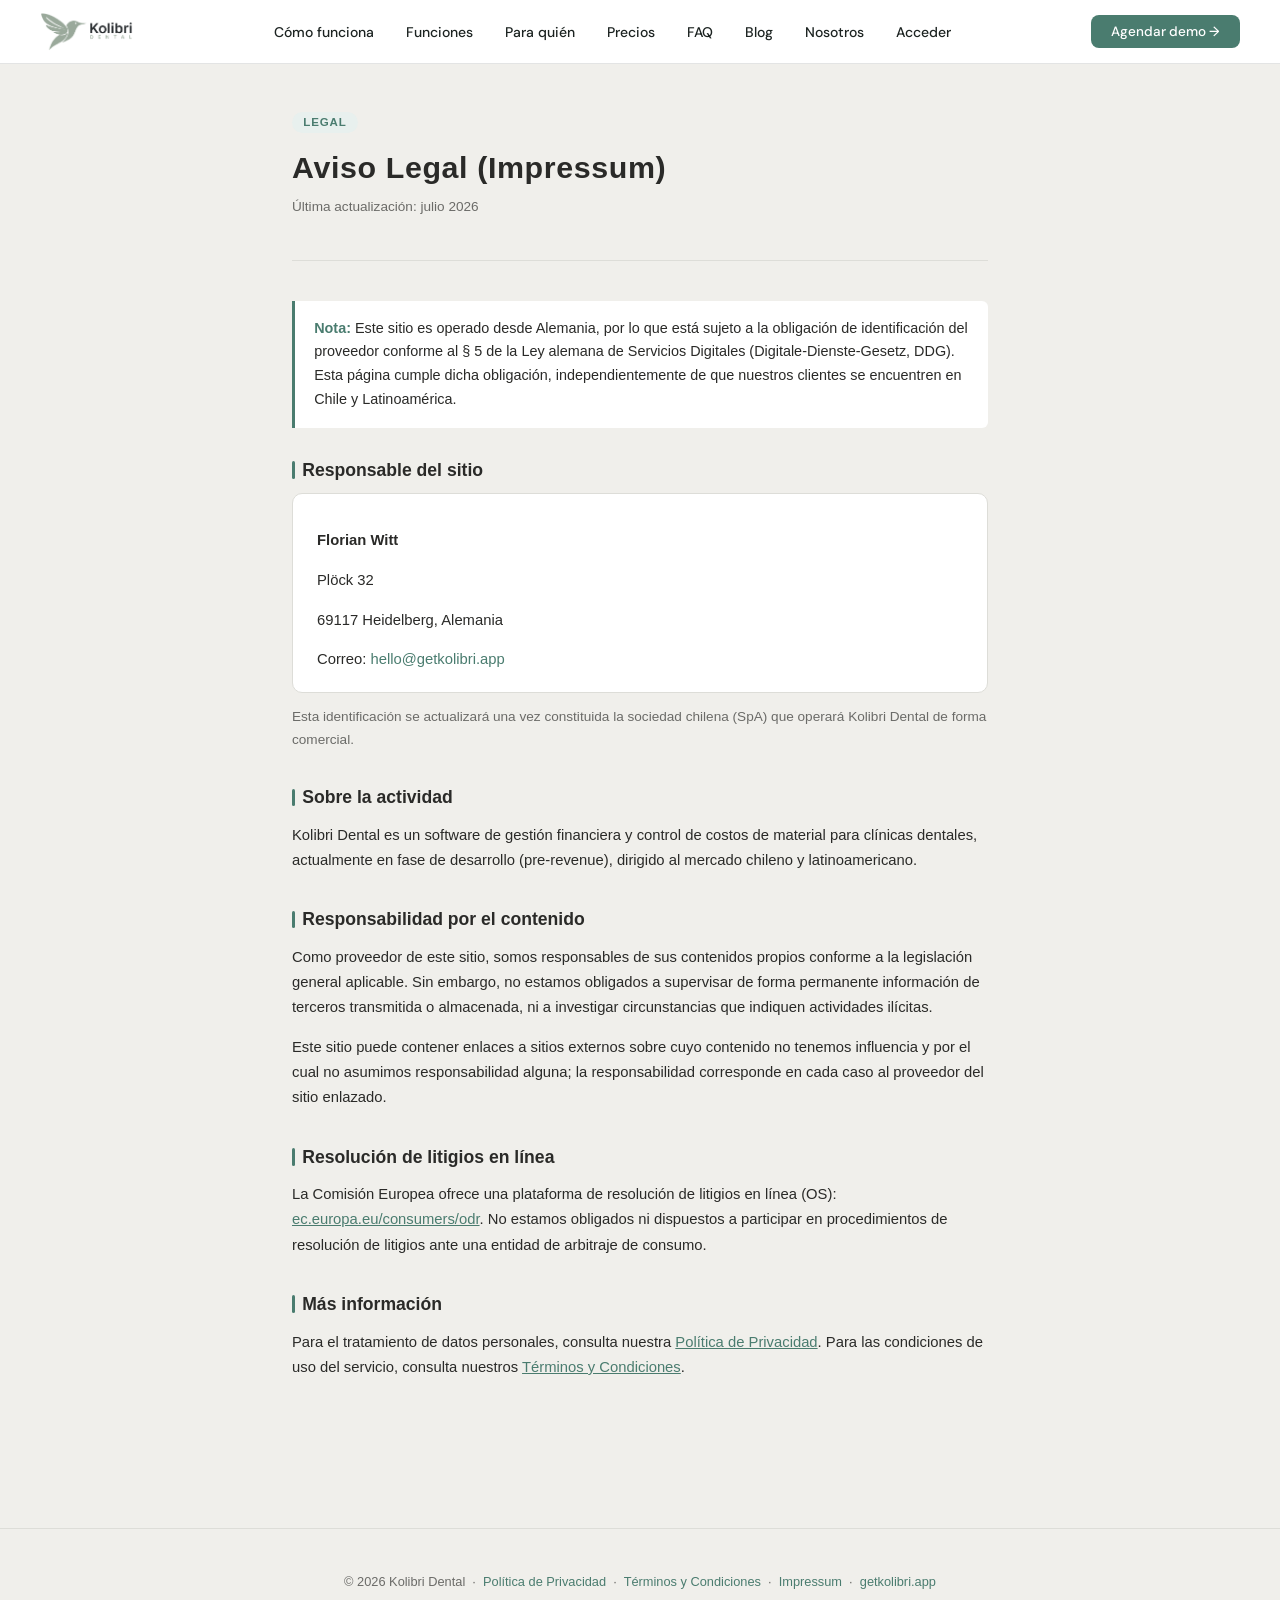
<file: impressum.html>
<!DOCTYPE html>
<html lang="es">
<head>
  <meta charset="UTF-8" />
  <meta name="viewport" content="width=device-width, initial-scale=1.0"/>
  <title>Aviso Legal (Impressum) — Kolibri Dental</title>
  <meta name="description" content="Aviso legal e identificación del responsable del sitio conforme al derecho alemán (§ 5 DDG)." />
  <link rel="canonical" href="https://getkolibri.app/impressum.html">
  <link href="https://fonts.googleapis.com/css2?family=Fraunces:ital,opsz,wght@0,9..144,300;0,9..144,400;0,9..144,600;1,9..144,300;1,9..144,400&family=DM+Sans:wght@300;400;500&display=swap" rel="stylesheet">
  <link rel="stylesheet" href="styles/main.css" />
  <style>
    body { background: #F0EFEB; color: #2A2A28; }
 
    /* ── NAVBAR (einheitlich mit Start- und Preisseite) ── */
    nav.main-nav {
      position: sticky; top: 0; z-index: 100;
      padding: 0 2.5rem; height: 64px;
      display: flex; align-items: center; justify-content: space-between;
      background: #ffffff; border-bottom: 1px solid rgba(28,35,33,.12);
      font-family: 'DM Sans', sans-serif;
    }
    nav.main-nav .nav-logo { display: flex; align-items: center; gap: 10px; text-decoration: none; color: #1C2321; }
    nav.main-nav .nav-links { display: flex; align-items: center; gap: 2rem; list-style: none; margin: 0; padding: 0; }
    nav.main-nav .nav-links li { list-style: none; }
    nav.main-nav .nav-links a { font-size: 14px; color: #1C2321; font-weight: 500; text-decoration: none; transition: color .2s; }
    nav.main-nav .nav-links a:hover, nav.main-nav .nav-links a.active { color: #4A7C6F; }
    nav.main-nav .btn-nav {
      background: #4A7C6F; color: #fff; border: none; border-radius: 8px;
      padding: .5rem 1.25rem; font-size: 13.5px; font-weight: 500;
      text-decoration: none; display: inline-flex; align-items: center; gap: 6px;
      white-space: nowrap; transition: background .2s, transform .15s;
    }
    nav.main-nav .btn-nav:hover { background: #3d6b5f; transform: translateY(-1px); }
    @media (max-width: 900px) {
      nav.main-nav { padding: 0 1.25rem; }
      nav.main-nav .nav-secondary { display: none; }
      nav.main-nav .nav-links { gap: 1.1rem; }
      nav.main-nav .btn-nav { display: none; }
    }
 
 
    .legal-nav {
      display: flex; align-items: center; justify-content: space-between;
      padding: 1.1rem 2rem; background: #fff; border-bottom: 1px solid #ddddd8;
      position: sticky; top: 0; z-index: 10;
    }
    .legal-nav .brand { display: flex; align-items: center; gap: 0.6rem; text-decoration: none; }
    .legal-nav .brand img { height: 30px; width: auto; }
    .legal-nav .brand span { font-size: 1rem; color: #2A2A28; font-weight: 600; }
    .legal-nav .brand span em { color: #4A7C6F; font-style: normal; }
    .legal-nav .nav-links { display: flex; gap: 1.5rem; }
    .legal-nav .nav-links a { font-size: 0.85rem; color: #6b6b68; text-decoration: none; }
    .legal-nav .nav-links a:hover { color: #4A7C6F; }
 
    .legal-wrap { max-width: 760px; margin: 0 auto; padding: 3rem 2rem 5rem; }
 
    .doc-header { margin-bottom: 2.5rem; padding-bottom: 2rem; border-bottom: 1px solid #ddddd8; }
    .doc-badge {
      display: inline-block; background: #e8f0ee; color: #4A7C6F;
      font-size: 0.72rem; font-weight: 600; letter-spacing: 0.08em;
      text-transform: uppercase; padding: 0.28rem 0.7rem; border-radius: 99px; margin-bottom: 1rem;
    }
    .doc-header h1 { font-size: 1.9rem; font-weight: 700; margin: 0 0 0.4rem; line-height: 1.2; }
    .doc-meta { font-size: 0.85rem; color: #6b6b68; }
 
    .notice {
      background: #fff; border-left: 3px solid #4A7C6F; border-radius: 0 6px 6px 0;
      padding: 1rem 1.2rem; margin: 0 0 2rem; font-size: 0.9rem; line-height: 1.65;
    }
    .notice strong { color: #4A7C6F; }
 
    .section { margin-bottom: 2.25rem; }
    .section h2 {
      font-size: 1.1rem; font-weight: 700; margin: 0 0 0.7rem;
      display: flex; align-items: center; gap: 0.45rem;
    }
    .section h2::before {
      content: ''; display: inline-block; width: 3px; height: 1em;
      background: #4A7C6F; border-radius: 2px; flex-shrink: 0;
    }
    .section p { font-size: 0.925rem; line-height: 1.7; margin-bottom: 0.65rem; }
    .section p:last-child { margin-bottom: 0; }
    .section ul { padding-left: 1.3rem; margin-bottom: 0.65rem; }
    .section li { font-size: 0.925rem; line-height: 1.65; margin-bottom: 0.28rem; }
    .section a { color: #4A7C6F; }
 
    .contact-card {
      background: #fff; border: 1px solid #ddddd8; border-radius: 10px;
      padding: 1.2rem 1.5rem; margin-top: 0.75rem; font-size: 0.9rem;
    }
    .contact-card p { margin-bottom: 0.28rem; }
    .contact-card a { color: #4A7C6F; text-decoration: none; }
 
    .legal-footer {
      text-align: center; padding: 2rem; font-size: 0.8rem;
      color: #6b6b68; border-top: 1px solid #ddddd8; margin-top: 2rem;
    }
    .legal-footer a { color: #4A7C6F; text-decoration: none; }
 
    @media (max-width: 600px) {
      .legal-wrap { padding: 1.75rem 1.25rem 4rem; }
      .doc-header h1 { font-size: 1.5rem; }
      .legal-nav { padding: 1rem 1.25rem; }
      .legal-nav .nav-links { gap: 1rem; }
    }
  </style>
</head>
<body>
 
<nav class="main-nav">
  <a href="/" class="nav-logo">
    <img src="/assets/Kolibri_logo_text.png" alt="Kolibri Dental" style="height:40px; width:auto; object-fit:contain;">
  </a>
  <ul class="nav-links">
    <li class="nav-secondary"><a href="/#como-funciona">Cómo funciona</a></li>
    <li class="nav-secondary"><a href="/#features">Funciones</a></li>
    <li class="nav-secondary"><a href="/#para-quien">Para quién</a></li>
    <li><a href="/precios.html">Precios</a></li>
    <li class="nav-secondary"><a href="/#faq">FAQ</a></li>
    <li><a href="https://blog.getkolibri.app" target="_blank">Blog</a></li>
    <li class="nav-secondary"><a href="https://kolibritech.net" target="_blank">Nosotros</a></li>
    <li><a href="https://app.getkolibri.app">Acceder</a></li>
  </ul>
  <a href="mailto:hello@getkolibri.app?subject=Demo%20Kolibri%20Dental&amp;body=Hola%2C%20me%20interesa%20conocer%20Kolibri%20Dental%20para%20mi%20cl%C3%ADnica." class="btn-nav">Agendar demo →</a>
</nav>
 
<main class="legal-wrap">
 
  <div class="doc-header">
    <span class="doc-badge">Legal</span>
    <h1>Aviso Legal (Impressum)</h1>
    <p class="doc-meta">Última actualización: julio 2026</p>
  </div>
 
  <div class="notice">
    <strong>Nota:</strong> Este sitio es operado desde Alemania, por lo que está sujeto a la obligación de identificación del proveedor conforme al § 5 de la Ley alemana de Servicios Digitales (Digitale-Dienste-Gesetz, DDG). Esta página cumple dicha obligación, independientemente de que nuestros clientes se encuentren en Chile y Latinoamérica.
  </div>
 
  <div class="section" id="responsable">
    <h2>Responsable del sitio</h2>
    <div class="contact-card">
      <p><strong>Florian Witt</strong></p>
      <p>Plöck 32</p>
      <p>69117 Heidelberg, Alemania</p>
      <p>Correo: <a href="mailto:hello@getkolibri.app">hello@getkolibri.app</a></p>
    </div>
    <p style="margin-top:0.75rem; font-size:0.85rem; color:#6b6b68;">Esta identificación se actualizará una vez constituida la sociedad chilena (SpA) que operará Kolibri Dental de forma comercial.</p>
  </div>
 
  <div class="section" id="actividad">
    <h2>Sobre la actividad</h2>
    <p>Kolibri Dental es un software de gestión financiera y control de costos de material para clínicas dentales, actualmente en fase de desarrollo (pre-revenue), dirigido al mercado chileno y latinoamericano.</p>
  </div>
 
  <div class="section" id="responsabilidad">
    <h2>Responsabilidad por el contenido</h2>
    <p>Como proveedor de este sitio, somos responsables de sus contenidos propios conforme a la legislación general aplicable. Sin embargo, no estamos obligados a supervisar de forma permanente información de terceros transmitida o almacenada, ni a investigar circunstancias que indiquen actividades ilícitas.</p>
    <p>Este sitio puede contener enlaces a sitios externos sobre cuyo contenido no tenemos influencia y por el cual no asumimos responsabilidad alguna; la responsabilidad corresponde en cada caso al proveedor del sitio enlazado.</p>
  </div>
 
  <div class="section" id="litigios">
    <h2>Resolución de litigios en línea</h2>
    <p>La Comisión Europea ofrece una plataforma de resolución de litigios en línea (OS): <a href="https://ec.europa.eu/consumers/odr/" target="_blank" rel="noopener">ec.europa.eu/consumers/odr</a>. No estamos obligados ni dispuestos a participar en procedimientos de resolución de litigios ante una entidad de arbitraje de consumo.</p>
  </div>
 
  <div class="section" id="mas">
    <h2>Más información</h2>
    <p>Para el tratamiento de datos personales, consulta nuestra <a href="/privacidad.html">Política de Privacidad</a>. Para las condiciones de uso del servicio, consulta nuestros <a href="/terminos.html">Términos y Condiciones</a>.</p>
  </div>
 
</main>
 
<footer class="legal-footer">
  <p>© 2026 Kolibri Dental &nbsp;·&nbsp; <a href="/privacidad.html">Política de Privacidad</a> &nbsp;·&nbsp; <a href="/terminos.html">Términos y Condiciones</a> &nbsp;·&nbsp; <a href="/impressum.html">Impressum</a> &nbsp;·&nbsp; <a href="/">getkolibri.app</a></p>
</footer>
 
</body>
</html>
</file>
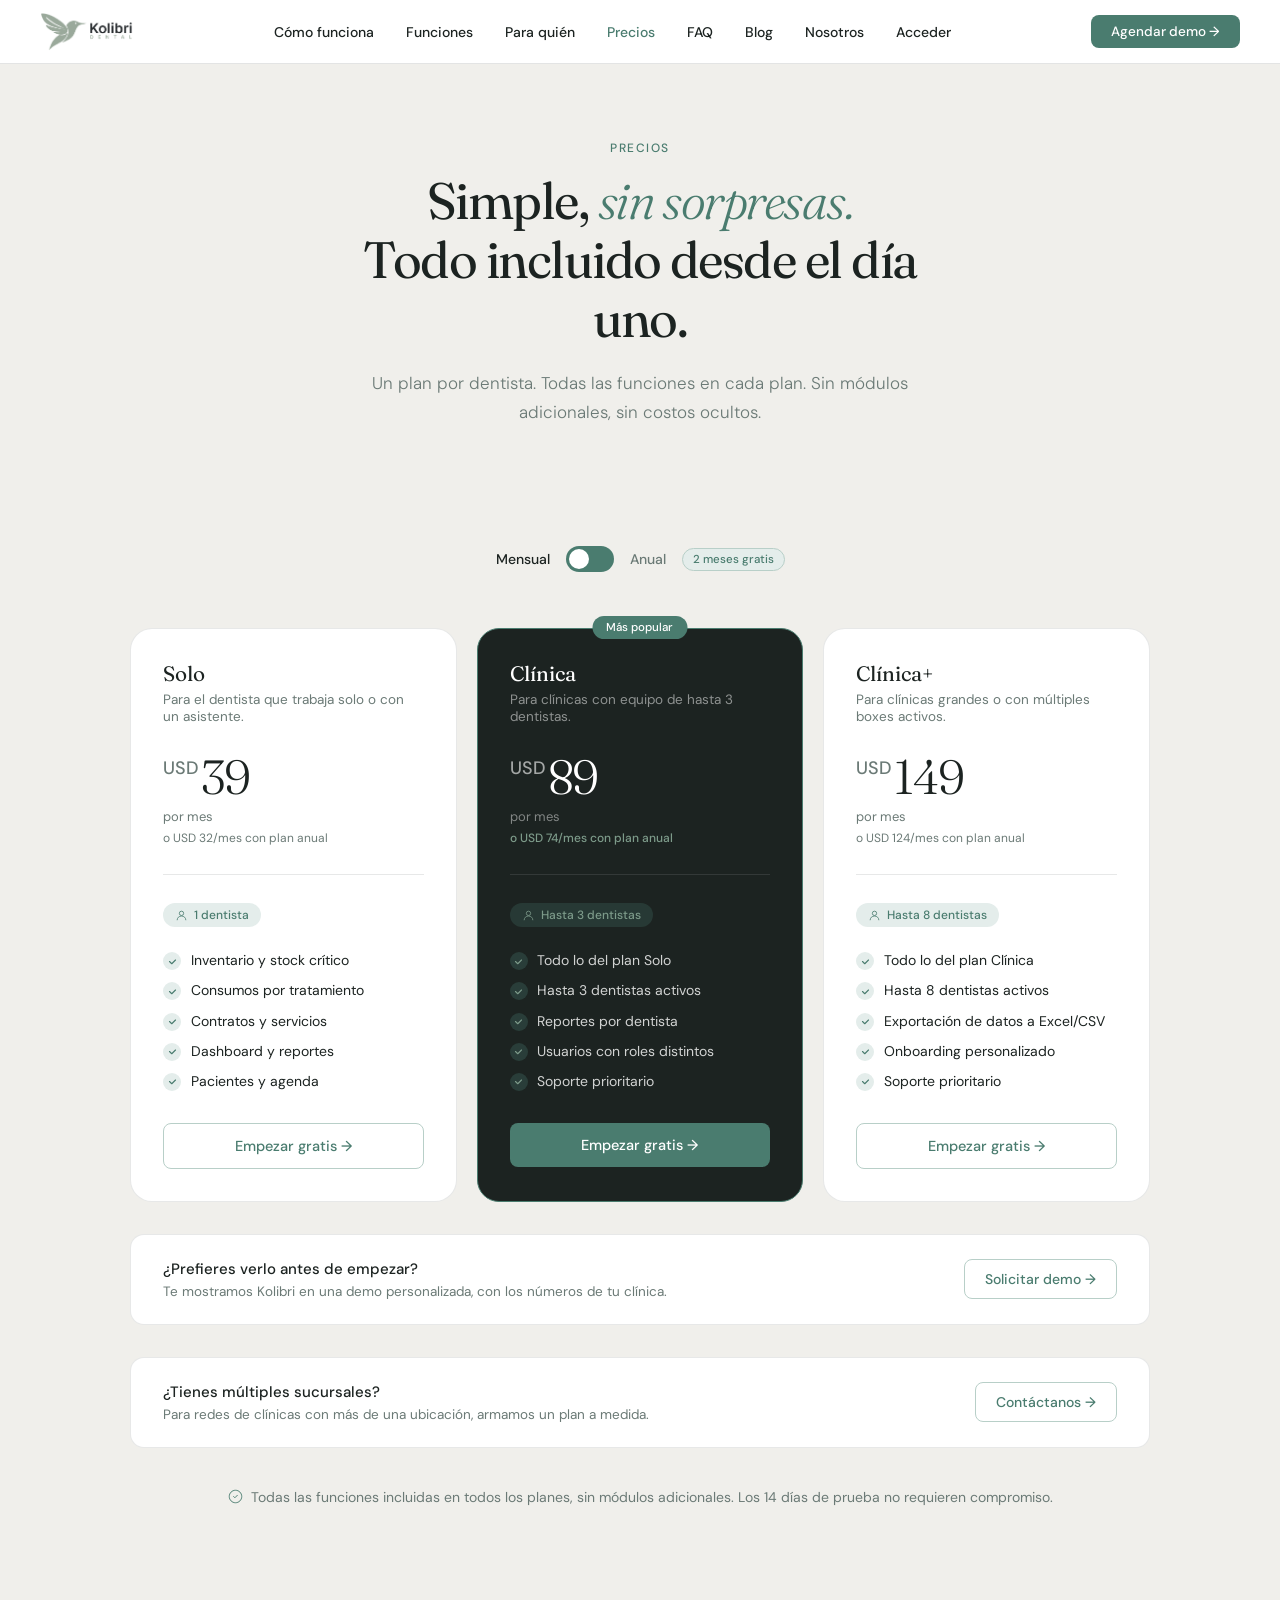
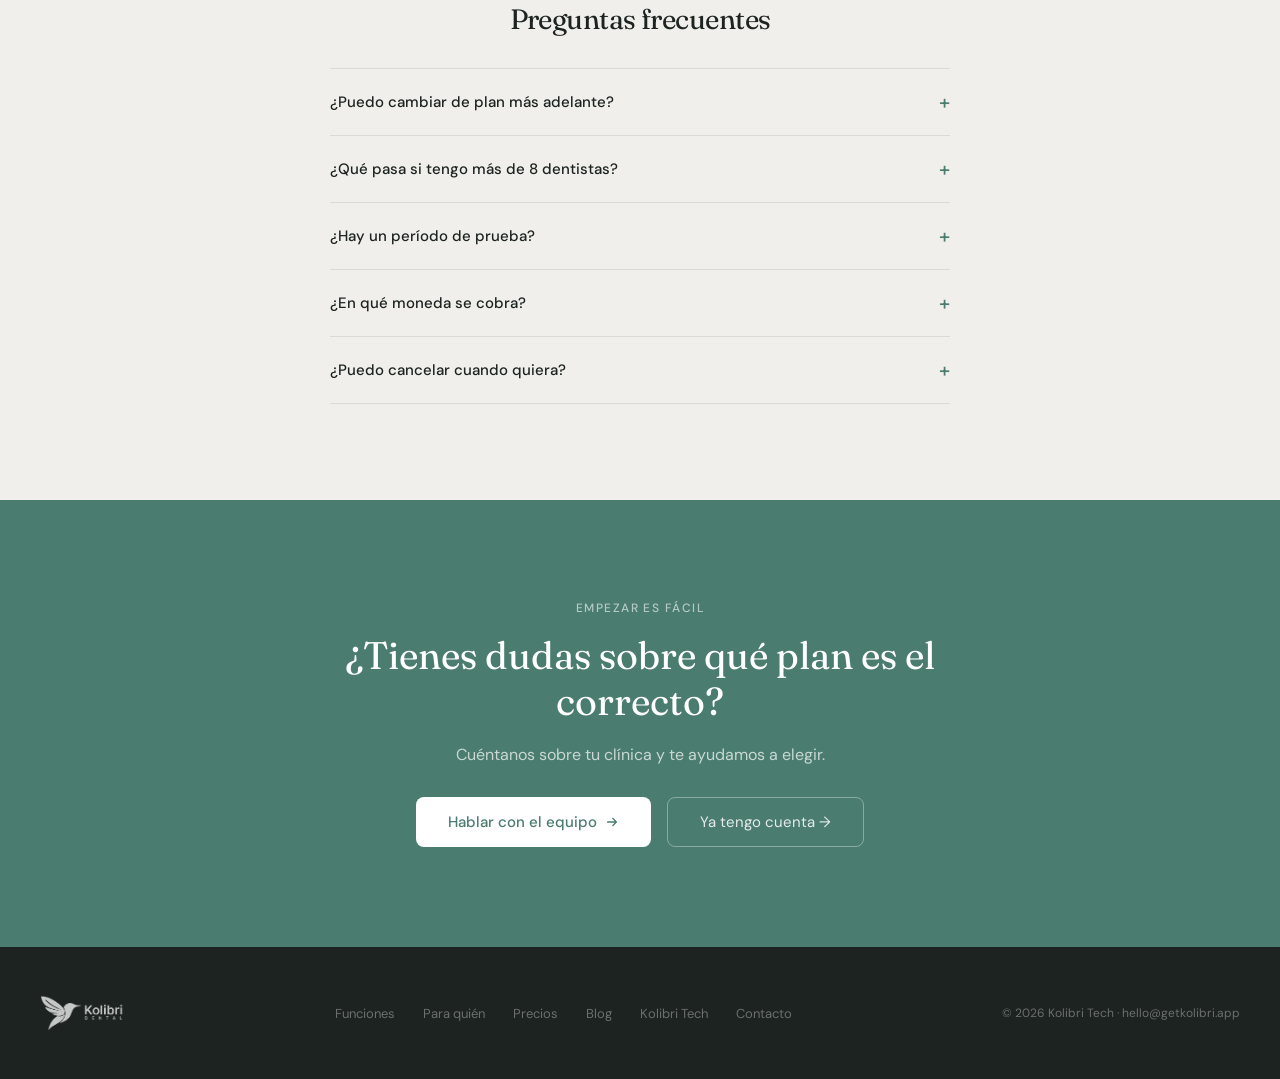
<file: precios.html>
<!DOCTYPE html>
<html lang="es">
<head>
<meta charset="UTF-8">
<meta name="viewport" content="width=device-width, initial-scale=1.0">
<title>Precios: planes desde USD 39 al mes | Kolibri Dental</title>
<meta name="description" content="Planes para clínicas dentales en Chile desde USD 39 al mes por dentista. Todas las funciones incluidas, sin módulos adicionales ni costos ocultos.">
<link rel="icon" type="image/svg+xml" href="assets/icons/kolibri-icon.svg">
<link rel="icon" type="image/png" href="assets/icons/kolibri-icon.png" sizes="32x32">
<link rel="preconnect" href="https://fonts.googleapis.com">
<link rel="preconnect" href="https://fonts.gstatic.com" crossorigin>
<link href="https://fonts.googleapis.com/css2?family=Fraunces:ital,opsz,wght@0,9..144,300;0,9..144,400;0,9..144,600;1,9..144,300;1,9..144,400&family=DM+Sans:wght@300;400;500&display=swap" rel="stylesheet">
<link rel="canonical" href="https://getkolibri.app/precios.html">
<meta property="og:title" content="Precios: planes desde USD 39 al mes | Kolibri Dental">
<meta property="og:description" content="Planes para clínicas dentales en Chile desde USD 39 al mes por dentista. Todas las funciones incluidas, sin módulos adicionales ni costos ocultos.">
<meta property="og:type" content="website">
<meta property="og:url" content="https://getkolibri.app/precios.html">
<meta property="og:image" content="https://getkolibri.app/assets/Dashboard-Screenshot.png">
<meta property="og:locale" content="es_CL">
<meta name="twitter:card" content="summary_large_image">
<meta name="twitter:title" content="Precios: planes desde USD 39 al mes | Kolibri Dental">
<meta name="twitter:description" content="Planes para clínicas dentales en Chile desde USD 39 al mes por dentista. Todas las funciones incluidas, sin módulos adicionales ni costos ocultos.">
<meta name="twitter:image" content="https://getkolibri.app/assets/Dashboard-Screenshot.png">
<script type="application/ld+json">
{
  "@context": "https://schema.org",
  "@type": "Product",
  "name": "Kolibri Dental",
  "brand": {
    "@type": "Brand",
    "name": "Kolibri Dental"
  },
  "description": "Software de gestión y control de costos para clínicas dentales en Chile. Planes desde 1 dentista hasta clínicas grandes con múltiples boxes.",
  "url": "https://getkolibri.app/precios.html",
  "offers": [
    {
      "@type": "Offer",
      "name": "Plan Solo",
      "description": "Para el dentista que trabaja solo o con un asistente. Incluye inventario y stock crítico, consumos por tratamiento, contratos y servicios, dashboard y reportes, pacientes y agenda. 1 dentista.",
      "price": "39",
      "priceCurrency": "USD",
      "url": "https://getkolibri.app/precios.html",
      "priceSpecification": {
        "@type": "UnitPriceSpecification",
        "price": "39",
        "priceCurrency": "USD",
        "billingDuration": "P1M",
        "billingIncrement": 1,
        "unitText": "mes"
      },
      "eligibleQuantity": {
        "@type": "QuantitativeValue",
        "value": 1,
        "unitText": "dentista"
      }
    },
    {
      "@type": "Offer",
      "name": "Plan Clínica",
      "description": "Para clínicas con equipo de hasta 3 dentistas. Incluye todo lo del plan Solo, más reportes por dentista, usuarios con roles distintos y soporte prioritario.",
      "price": "89",
      "priceCurrency": "USD",
      "url": "https://getkolibri.app/precios.html",
      "priceSpecification": {
        "@type": "UnitPriceSpecification",
        "price": "89",
        "priceCurrency": "USD",
        "billingDuration": "P1M",
        "billingIncrement": 1,
        "unitText": "mes"
      },
      "eligibleQuantity": {
        "@type": "QuantitativeValue",
        "maxValue": 3,
        "unitText": "dentistas"
      }
    },
    {
      "@type": "Offer",
      "name": "Plan Clínica+",
      "description": "Para clínicas grandes o con múltiples boxes activos. Incluye todo lo del plan Clínica, hasta 8 dentistas activos, exportación de datos a Excel/CSV y onboarding personalizado.",
      "price": "149",
      "priceCurrency": "USD",
      "url": "https://getkolibri.app/precios.html",
      "priceSpecification": {
        "@type": "UnitPriceSpecification",
        "price": "149",
        "priceCurrency": "USD",
        "billingDuration": "P1M",
        "billingIncrement": 1,
        "unitText": "mes"
      },
      "eligibleQuantity": {
        "@type": "QuantitativeValue",
        "maxValue": 6,
        "unitText": "dentistas"
      }
    }
  ]
}
</script>
<style>
  *, *::before, *::after { box-sizing: border-box; margin: 0; padding: 0; }
 
  :root {
    --bg:        #F0EFEB;
    --bg-2:      #F5F4F2;
    --dark:      #1C2321;
    --dark-2:    #242E2B;
    --green:     #4A7C6F;
    --green-2:   #7D9B8A;
    --green-3:   #B8CFC8;
    --green-4:   #E4EDEB;
    --text:      #1C2321;
    --muted:     #6B7A76;
    --border:    rgba(28,35,33,.10);
    --r-sm:      8px;
    --r-md:      14px;
    --r-lg:      22px;
  }
 
  html { scroll-behavior: smooth; }
  body {
    font-family: 'DM Sans', sans-serif;
    background: var(--bg);
    color: var(--text);
    -webkit-font-smoothing: antialiased;
    overflow-x: hidden;
  }
 
  /* ── NAVBAR ── */
  nav.main-nav {
    position: fixed; top: 0; left: 0; right: 0; z-index: 100;
    padding: 0 2.5rem; height: 64px;
    display: flex; align-items: center; justify-content: space-between;
    background: #ffffff;
    border-bottom: 1px solid rgba(28,35,33,.12);
  }
  nav.main-nav .nav-logo {
    display: flex; align-items: center; gap: 10px;
    text-decoration: none; color: #1C2321;
  }
  .nav-links {
    display: flex; align-items: center; gap: 2rem; list-style: none;
  }
  .nav-links a {
    font-size: 14px; color: #1C2321 !important; font-weight: 500;
    text-decoration: none; transition: color .2s;
  }
  .nav-links a:hover, .nav-links a.active { color: #4A7C6F !important; }
  .btn-nav {
    background: var(--green); color: #fff;
    border: none; border-radius: var(--r-sm);
    padding: .5rem 1.25rem;
    font-family: 'DM Sans', sans-serif; font-size: 13.5px; font-weight: 500;
    cursor: pointer; text-decoration: none;
    display: inline-flex; align-items: center; gap: 6px;
    transition: background .2s, transform .15s;
  }
  .btn-nav:hover { background: #3d6b5f; transform: translateY(-1px); }
 
  /* ── PAGE HEADER ── */
  .page-header {
    padding: 140px 2.5rem 80px;
    text-align: center;
    max-width: 700px;
    margin: 0 auto;
  }
  .section-label {
    font-size: 12px; font-weight: 500; letter-spacing: .12em;
    text-transform: uppercase; color: var(--green); margin-bottom: 1rem;
  }
  .page-header h1 {
    font-family: 'Fraunces', serif;
    font-size: clamp(2.2rem, 4vw, 3.2rem);
    font-weight: 400; line-height: 1.15; letter-spacing: -.03em;
    margin-bottom: 1.25rem;
  }
  .page-header h1 em { font-style: italic; color: var(--green); font-weight: 300; }
  .page-header p {
    font-size: 17px; font-weight: 300; color: var(--muted); line-height: 1.7;
  }
 
  /* ── BILLING TOGGLE ── */
  .toggle-wrap {
    display: flex; align-items: center; justify-content: center;
    gap: 1rem; margin: 2.5rem auto 3.5rem;
  }
  .toggle-label { font-size: 14px; font-weight: 500; color: var(--muted); }
  .toggle-label.active { color: var(--text); }
  .toggle {
    width: 48px; height: 26px;
    background: var(--green); border-radius: 100px;
    position: relative; cursor: pointer; border: none;
    transition: background .2s;
  }
  .toggle-thumb {
    width: 20px; height: 20px; background: #fff; border-radius: 50%;
    position: absolute; top: 3px; left: 3px;
    transition: transform .2s;
  }
  .toggle.annual .toggle-thumb { transform: translateX(22px); }
  .toggle-badge {
    background: var(--green-4); color: var(--green);
    border: 1px solid var(--green-3);
    border-radius: 100px; padding: 3px 10px;
    font-size: 11.5px; font-weight: 500;
  }
 
  /* ── PRICING GRID ── */
  .pricing-section {
    max-width: 1100px; margin: 0 auto; padding: 0 2.5rem 6rem;
  }
  .pricing-grid {
    display: grid; grid-template-columns: repeat(3, 1fr); gap: 1.25rem;
  }
  .plan-card {
    background: white;
    border: 1.5px solid var(--border);
    border-radius: var(--r-lg); padding: 2rem;
    position: relative; transition: transform .2s, box-shadow .2s;
  }
  .plan-card:hover { transform: translateY(-3px); box-shadow: 0 16px 48px rgba(28,35,33,.1); }
  .plan-card.featured {
    border-color: var(--green);
    background: var(--dark);
    color: white;
  }
  .featured-badge {
    position: absolute; top: -13px; left: 50%; transform: translateX(-50%);
    background: var(--green); color: white;
    border-radius: 100px; padding: 4px 14px;
    font-size: 11.5px; font-weight: 500; white-space: nowrap;
  }
  .plan-name {
    font-family: 'Fraunces', serif;
    font-size: 1.3rem; font-weight: 400; margin-bottom: .3rem;
  }
  .plan-card.featured .plan-name { color: white; }
  .plan-desc { font-size: 13.5px; color: var(--muted); margin-bottom: 1.75rem; }
  .plan-card.featured .plan-desc { color: rgba(255,255,255,.5); }
 
  .plan-price {
    margin-bottom: 1.75rem;
    padding-bottom: 1.75rem;
    border-bottom: 1px solid var(--border);
  }
  .plan-card.featured .plan-price { border-bottom-color: rgba(255,255,255,.1); }
  .price-amount {
    display: flex; align-items: flex-start; gap: 2px;
    line-height: 1;
  }
  .price-currency {
    font-size: 18px; font-weight: 500; margin-top: 6px; color: var(--muted);
  }
  .plan-card.featured .price-currency { color: rgba(255,255,255,.6); }
  .price-num {
    font-family: 'Fraunces', serif;
    font-size: 3rem; font-weight: 300; letter-spacing: -.03em;
  }
  .plan-card.featured .price-num { color: white; }
  .price-period { font-size: 13px; color: var(--muted); margin-top: .4rem; }
  .plan-card.featured .price-period { color: rgba(255,255,255,.45); }
  .price-annual-note {
    font-size: 12px; color: var(--green); margin-top: .35rem; font-weight: 500;
  }
  .plan-card.featured .price-annual-note { color: var(--green-2); }
 
  .plan-seats {
    display: inline-flex; align-items: center; gap: 6px;
    background: var(--green-4); color: var(--green);
    border-radius: 100px; padding: 4px 12px;
    font-size: 12px; font-weight: 500; margin-bottom: 1.5rem;
  }
  .plan-card.featured .plan-seats { background: rgba(74,124,111,.25); color: var(--green-2); }
 
  .plan-features { list-style: none; display: flex; flex-direction: column; gap: .7rem; margin-bottom: 2rem; }
  .plan-features li {
    display: flex; align-items: flex-start; gap: .6rem;
    font-size: 14px; color: var(--text);
  }
  .plan-card.featured .plan-features li { color: rgba(255,255,255,.8); }
  .feat-check {
    width: 18px; height: 18px; border-radius: 50%;
    background: var(--green-4); flex-shrink: 0; margin-top: 1px;
    display: flex; align-items: center; justify-content: center;
  }
  .plan-card.featured .feat-check { background: rgba(74,124,111,.3); }
 
  .btn-plan {
    display: block; width: 100%; text-align: center;
    padding: .8rem; border-radius: var(--r-sm);
    font-family: 'DM Sans', sans-serif; font-size: 14.5px; font-weight: 500;
    text-decoration: none; cursor: pointer; border: none;
    transition: background .2s, transform .15s;
  }
  .btn-plan-outline {
    background: transparent; color: var(--green);
    border: 1.5px solid var(--green-3);
  }
  .btn-plan-outline:hover { border-color: var(--green); background: var(--green-4); }
  .btn-plan-solid {
    background: var(--green); color: white;
  }
  .btn-plan-solid:hover { background: #3d6b5f; transform: translateY(-1px); }
 
  /* ── ALL FEATURES NOTE ── */
  .all-features-note {
    text-align: center; margin: 2.5rem 0 0;
    font-size: 14px; color: var(--muted);
    display: flex; align-items: center; justify-content: center; gap: .5rem;
  }
 
  /* ── SUCURSALES CTA ── */
  .sucursales-cta {
    margin: 2rem 0 0;
    border: 1.5px solid var(--border);
    border-radius: var(--r-md);
    background: white;
    padding: 1.5rem 2rem;
    display: flex; align-items: center; justify-content: space-between;
    gap: 1.5rem; flex-wrap: wrap;
  }
  .sucursales-cta-text { display: flex; flex-direction: column; gap: .25rem; }
  .sucursales-cta-text strong {
    font-size: 15px; font-weight: 500; color: var(--text);
  }
  .sucursales-cta-text span {
    font-size: 13.5px; color: var(--muted);
  }
  .sucursales-cta-link {
    flex-shrink: 0;
    background: transparent; color: var(--green);
    border: 1.5px solid var(--green-3);
    border-radius: var(--r-sm); padding: .6rem 1.25rem;
    font-family: 'DM Sans', sans-serif; font-size: 14px; font-weight: 500;
    text-decoration: none; white-space: nowrap;
    transition: border-color .2s, background .2s;
  }
  .sucursales-cta-link:hover { border-color: var(--green); background: var(--green-4); }
 
  /* ── FAQ ── */
  .faq-section {
    max-width: 700px; margin: 0 auto; padding: 0 2.5rem 6rem;
  }
  .faq-section h2 {
    font-family: 'Fraunces', serif; font-size: 1.75rem; font-weight: 400;
    text-align: center; margin-bottom: 2rem; letter-spacing: -.02em;
  }
  .faq-item {
    border-top: 1px solid var(--border); padding: 1.25rem 0;
  }
  .faq-item:last-child { border-bottom: 1px solid var(--border); }
  .faq-q {
    font-size: 15px; font-weight: 500; cursor: pointer;
    display: flex; justify-content: space-between; align-items: center; gap: 1rem;
    user-select: none;
  }
  .faq-icon { font-size: 20px; color: var(--green); flex-shrink: 0; transition: transform .2s; }
  .faq-item.open .faq-icon { transform: rotate(45deg); }
  .faq-a {
    font-size: 14.5px; color: var(--muted); line-height: 1.7;
    margin-top: .875rem; display: none;
  }
  .faq-item.open .faq-a { display: block; }
 
  /* ── CTA ── */
  .cta-section { background: var(--green); padding: 100px 2.5rem; }
  .cta-inner { max-width: 600px; margin: 0 auto; text-align: center; }
  .cta-section .section-label { color: rgba(255,255,255,.6); }
  .cta-section h2 {
    font-family: 'Fraunces', serif;
    font-size: clamp(1.8rem, 3vw, 2.5rem); font-weight: 400;
    line-height: 1.2; color: #fff; margin: .75rem 0 1.25rem;
  }
  .cta-section p { font-size: 16px; color: rgba(255,255,255,.7); margin-bottom: 2rem; }
  .cta-actions { display: flex; justify-content: center; gap: 1rem; flex-wrap: wrap; }
  .btn-white {
    background: #fff; color: var(--green); border: none;
    border-radius: var(--r-sm); padding: .9rem 2rem;
    font-family: 'DM Sans', sans-serif; font-size: 15px; font-weight: 500;
    cursor: pointer; text-decoration: none;
    display: inline-flex; align-items: center; gap: 8px;
    transition: transform .15s, box-shadow .2s;
  }
  .btn-white:hover { transform: translateY(-2px); box-shadow: 0 8px 24px rgba(0,0,0,.15); }
  .btn-ghost {
    background: transparent; color: rgba(255,255,255,.85);
    border: 1.5px solid rgba(255,255,255,.35); border-radius: var(--r-sm);
    padding: .9rem 2rem; font-family: 'DM Sans', sans-serif;
    font-size: 15px; font-weight: 400; cursor: pointer; text-decoration: none;
    display: inline-flex; align-items: center; gap: 8px;
    transition: border-color .2s, color .2s;
  }
  .btn-ghost:hover { border-color: rgba(255,255,255,.6); color: #fff; }
 
  /* ── FOOTER ── */
  footer {
    background: var(--dark); color: rgba(255,255,255,.35);
    padding: 3rem 2.5rem;
    display: flex; align-items: center; justify-content: space-between;
    flex-wrap: wrap; gap: 1.5rem;
  }
  .footer-links { display: flex; gap: 1.75rem; }
  .footer-links a {
    font-size: 13px; color: rgba(255,255,255,.35);
    text-decoration: none; transition: color .2s;
  }
  .footer-links a:hover { color: rgba(255,255,255,.7); }
  .footer-copy { font-size: 12px; }
 
  /* ── RESPONSIVE ── */
  @media (max-width: 900px) {
    .pricing-grid { grid-template-columns: 1fr; max-width: 420px; margin: 0 auto; }
    nav.main-nav { padding: 0 1.25rem; }
    nav.main-nav .nav-secondary { display: none; }
    nav.main-nav .nav-links { gap: 1.1rem; }
    nav.main-nav .btn-nav { display: none; }
    .page-header { padding: 110px 1.25rem 60px; }
    .pricing-section, .faq-section { padding-left: 1.25rem; padding-right: 1.25rem; }
    .sucursales-cta { flex-direction: column; align-items: flex-start; }
  }
 
  /* Hide annual/monthly prices based on toggle state */
  .price-monthly, .note-monthly { display: block; }
  .price-annual, .note-annual { display: none; }
  body.annual .price-monthly, body.annual .note-monthly { display: none; }
  body.annual .price-annual, body.annual .note-annual { display: block; }
  body.annual .toggle-label.lbl-monthly { color: var(--muted); }
  body.annual .toggle-label.lbl-annual { color: var(--text); }
</style>
<script type="application/ld+json">
{
  "@context": "https://schema.org",
  "@type": "FAQPage",
  "mainEntity": [
    {"@type":"Question","name":"¿Puedo cambiar de plan más adelante?","acceptedAnswer":{"@type":"Answer","text":"Sí. Puedes subir o bajar de plan en cualquier momento. El cambio se aplica al siguiente ciclo de facturación."}},
    {"@type":"Question","name":"¿Qué pasa si tengo más de 8 dentistas?","acceptedAnswer":{"@type":"Answer","text":"Escríbenos a hello@getkolibri.app y armamos un plan a medida para tu clínica."}},
    {"@type":"Question","name":"¿Hay un período de prueba?","acceptedAnswer":{"@type":"Answer","text":"Sí. Kolibri incluye 14 días gratis para que lo pruebes con tus propios datos. Si prefieres partir acompañado, también te ofrecemos una demo personalizada y un onboarding guiado."}},
    {"@type":"Question","name":"¿En qué moneda se cobra?","acceptedAnswer":{"@type":"Answer","text":"Los precios están en USD. El cobro se realiza via Stripe con tarjeta de crédito o débito internacional."}},
    {"@type":"Question","name":"¿Puedo cancelar cuando quiera?","acceptedAnswer":{"@type":"Answer","text":"En el plan mensual puedes cancelar en cualquier momento sin penalidad. En el plan anual, el acceso continúa hasta el final del período pagado."}}
  ]
}
</script>
</head>
<body>
 
<!-- ── NAVBAR ── -->
<nav class="main-nav">
  <a href="/" class="nav-logo">
    <img src="/assets/Kolibri_logo_text.png" alt="Kolibri Dental" style="height:40px; width:auto; object-fit:contain;">
  </a>
  <ul class="nav-links">
    <li class="nav-secondary"><a href="/#como-funciona">Cómo funciona</a></li>
    <li class="nav-secondary"><a href="/#features">Funciones</a></li>
    <li class="nav-secondary"><a href="/#para-quien">Para quién</a></li>
    <li><a href="/precios.html" class="active">Precios</a></li>
    <li class="nav-secondary"><a href="/#faq">FAQ</a></li>
    <li><a href="https://blog.getkolibri.app" target="_blank">Blog</a></li>
    <li class="nav-secondary"><a href="https://kolibritech.net" target="_blank">Nosotros</a></li>
    <li><a href="https://app.getkolibri.app">Acceder</a></li>
  </ul>
  <a href="mailto:hello@getkolibri.app?subject=Demo%20Kolibri%20Dental&amp;body=Hola%2C%20me%20interesa%20conocer%20Kolibri%20Dental%20para%20mi%20cl%C3%ADnica." class="btn-nav">Agendar demo →</a>
</nav>
 
<!-- ── HEADER ── -->
<div class="page-header">
  <div class="section-label">Precios</div>
  <h1>Simple, <em>sin sorpresas.</em><br>Todo incluido desde el día uno.</h1>
  <p>Un plan por dentista. Todas las funciones en cada plan. Sin módulos adicionales, sin costos ocultos.</p>
</div>
 
<!-- ── TOGGLE ── -->
<div class="toggle-wrap">
  <span class="toggle-label lbl-monthly active">Mensual</span>
  <button class="toggle" id="billingToggle" aria-label="Cambiar facturación">
    <div class="toggle-thumb"></div>
  </button>
  <span class="toggle-label lbl-annual">Anual</span>
  <span class="toggle-badge">2 meses gratis</span>
</div>
 
<!-- ── PRICING CARDS ── -->
<div class="pricing-section">
  <div class="pricing-grid">
 
    <!-- SOLO -->
    <div class="plan-card">
      <div class="plan-name">Solo</div>
      <div class="plan-desc">Para el dentista que trabaja solo o con un asistente.</div>
      <div class="plan-price">
        <div class="price-amount">
          <span class="price-currency">USD</span>
          <span class="price-num price-monthly">39</span>
          <span class="price-num price-annual">32</span>
        </div>
        <div class="price-period">por mes</div>
        <div class="price-annual-note note-annual">Facturado anualmente · USD 384/año</div>
        <div class="price-annual-note note-monthly" style="color:var(--muted); font-weight:400;">o USD 32/mes con plan anual</div>
      </div>
      <div class="plan-seats">
        <svg width="13" height="13" viewBox="0 0 24 24" fill="none"><circle cx="12" cy="8" r="4" stroke="#4A7C6F" stroke-width="1.5"/><path d="M4 20c0-4 3.6-7 8-7s8 3 8 7" stroke="#4A7C6F" stroke-width="1.5" stroke-linecap="round"/></svg>
        1 dentista
      </div>
      <ul class="plan-features">
        <li>
          <span class="feat-check"><svg width="9" height="9" viewBox="0 0 12 12" fill="none"><path d="M2 6l3 3 5-5" stroke="#4A7C6F" stroke-width="1.5" stroke-linecap="round" stroke-linejoin="round"/></svg></span>
          Inventario y stock crítico
        </li>
        <li>
          <span class="feat-check"><svg width="9" height="9" viewBox="0 0 12 12" fill="none"><path d="M2 6l3 3 5-5" stroke="#4A7C6F" stroke-width="1.5" stroke-linecap="round" stroke-linejoin="round"/></svg></span>
          Consumos por tratamiento
        </li>
        <li>
          <span class="feat-check"><svg width="9" height="9" viewBox="0 0 12 12" fill="none"><path d="M2 6l3 3 5-5" stroke="#4A7C6F" stroke-width="1.5" stroke-linecap="round" stroke-linejoin="round"/></svg></span>
          Contratos y servicios
        </li>
        <li>
          <span class="feat-check"><svg width="9" height="9" viewBox="0 0 12 12" fill="none"><path d="M2 6l3 3 5-5" stroke="#4A7C6F" stroke-width="1.5" stroke-linecap="round" stroke-linejoin="round"/></svg></span>
          Dashboard y reportes
        </li>
        <li>
          <span class="feat-check"><svg width="9" height="9" viewBox="0 0 12 12" fill="none"><path d="M2 6l3 3 5-5" stroke="#4A7C6F" stroke-width="1.5" stroke-linecap="round" stroke-linejoin="round"/></svg></span>
          Pacientes y agenda
        </li>
      </ul>
      <a href="https://app.getkolibri.app/register" class="btn-plan btn-plan-outline">Empezar gratis →</a>
    </div>
 
    <!-- CLÍNICA (featured) -->
    <div class="plan-card featured">
      <div class="featured-badge">Más popular</div>
      <div class="plan-name">Clínica</div>
      <div class="plan-desc" style="color:rgba(255,255,255,.5);">Para clínicas con equipo de hasta 3 dentistas.</div>
      <div class="plan-price">
        <div class="price-amount">
          <span class="price-currency">USD</span>
          <span class="price-num price-monthly">89</span>
          <span class="price-num price-annual">74</span>
        </div>
        <div class="price-period">por mes</div>
        <div class="price-annual-note note-annual">Facturado anualmente · USD 888/año</div>
        <div class="price-annual-note note-monthly">o USD 74/mes con plan anual</div>
      </div>
      <div class="plan-seats">
        <svg width="13" height="13" viewBox="0 0 24 24" fill="none"><circle cx="12" cy="8" r="4" stroke="#7D9B8A" stroke-width="1.5"/><path d="M4 20c0-4 3.6-7 8-7s8 3 8 7" stroke="#7D9B8A" stroke-width="1.5" stroke-linecap="round"/></svg>
        Hasta 3 dentistas
      </div>
      <ul class="plan-features">
        <li>
          <span class="feat-check"><svg width="9" height="9" viewBox="0 0 12 12" fill="none"><path d="M2 6l3 3 5-5" stroke="#7D9B8A" stroke-width="1.5" stroke-linecap="round" stroke-linejoin="round"/></svg></span>
          Todo lo del plan Solo
        </li>
        <li>
          <span class="feat-check"><svg width="9" height="9" viewBox="0 0 12 12" fill="none"><path d="M2 6l3 3 5-5" stroke="#7D9B8A" stroke-width="1.5" stroke-linecap="round" stroke-linejoin="round"/></svg></span>
          Hasta 3 dentistas activos
        </li>
        <li>
          <span class="feat-check"><svg width="9" height="9" viewBox="0 0 12 12" fill="none"><path d="M2 6l3 3 5-5" stroke="#7D9B8A" stroke-width="1.5" stroke-linecap="round" stroke-linejoin="round"/></svg></span>
          Reportes por dentista
        </li>
        <li>
          <span class="feat-check"><svg width="9" height="9" viewBox="0 0 12 12" fill="none"><path d="M2 6l3 3 5-5" stroke="#7D9B8A" stroke-width="1.5" stroke-linecap="round" stroke-linejoin="round"/></svg></span>
          Usuarios con roles distintos
        </li>
        <li>
          <span class="feat-check"><svg width="9" height="9" viewBox="0 0 12 12" fill="none"><path d="M2 6l3 3 5-5" stroke="#7D9B8A" stroke-width="1.5" stroke-linecap="round" stroke-linejoin="round"/></svg></span>
          Soporte prioritario
        </li>
      </ul>
      <a href="https://app.getkolibri.app/register" class="btn-plan btn-plan-solid">Empezar gratis →</a>
    </div>
 
    <!-- CLÍNICA+ -->
    <div class="plan-card">
      <div class="plan-name">Clínica+</div>
      <div class="plan-desc">Para clínicas grandes o con múltiples boxes activos.</div>
      <div class="plan-price">
        <div class="price-amount">
          <span class="price-currency">USD</span>
          <span class="price-num price-monthly">149</span>
          <span class="price-num price-annual">124</span>
        </div>
        <div class="price-period">por mes</div>
        <div class="price-annual-note note-annual">Facturado anualmente · USD 1.488/año</div>
        <div class="price-annual-note note-monthly" style="color:var(--muted); font-weight:400;">o USD 124/mes con plan anual</div>
      </div>
      <div class="plan-seats">
        <svg width="13" height="13" viewBox="0 0 24 24" fill="none"><circle cx="12" cy="8" r="4" stroke="#4A7C6F" stroke-width="1.5"/><path d="M4 20c0-4 3.6-7 8-7s8 3 8 7" stroke="#4A7C6F" stroke-width="1.5" stroke-linecap="round"/></svg>
        Hasta 8 dentistas
      </div>
      <ul class="plan-features">
        <li>
          <span class="feat-check"><svg width="9" height="9" viewBox="0 0 12 12" fill="none"><path d="M2 6l3 3 5-5" stroke="#4A7C6F" stroke-width="1.5" stroke-linecap="round" stroke-linejoin="round"/></svg></span>
          Todo lo del plan Clínica
        </li>
        <li>
          <span class="feat-check"><svg width="9" height="9" viewBox="0 0 12 12" fill="none"><path d="M2 6l3 3 5-5" stroke="#4A7C6F" stroke-width="1.5" stroke-linecap="round" stroke-linejoin="round"/></svg></span>
          Hasta 8 dentistas activos
        </li>
        <li>
          <span class="feat-check"><svg width="9" height="9" viewBox="0 0 12 12" fill="none"><path d="M2 6l3 3 5-5" stroke="#4A7C6F" stroke-width="1.5" stroke-linecap="round" stroke-linejoin="round"/></svg></span>
          Exportación de datos a Excel/CSV
        </li>
        <li>
          <span class="feat-check"><svg width="9" height="9" viewBox="0 0 12 12" fill="none"><path d="M2 6l3 3 5-5" stroke="#4A7C6F" stroke-width="1.5" stroke-linecap="round" stroke-linejoin="round"/></svg></span>
          Onboarding personalizado
        </li>
        <li>
          <span class="feat-check"><svg width="9" height="9" viewBox="0 0 12 12" fill="none"><path d="M2 6l3 3 5-5" stroke="#4A7C6F" stroke-width="1.5" stroke-linecap="round" stroke-linejoin="round"/></svg></span>
          Soporte prioritario
        </li>
      </ul>
      <a href="https://app.getkolibri.app/register" class="btn-plan btn-plan-outline">Empezar gratis →</a>
    </div>
 
  </div>
 
  <!-- ── DEMO CTA ── -->
  <div class="sucursales-cta">
    <div class="sucursales-cta-text">
      <strong>¿Prefieres verlo antes de empezar?</strong>
      <span>Te mostramos Kolibri en una demo personalizada, con los números de tu clínica.</span>
    </div>
    <a href="mailto:hello@getkolibri.app?subject=Demo%20Kolibri%20Dental&amp;body=Hola%2C%20me%20interesa%20una%20demo%20de%20Kolibri%20Dental%20para%20mi%20cl%C3%ADnica." class="sucursales-cta-link">Solicitar demo →</a>
  </div>
 
  <!-- ── SUCURSALES CTA ── -->
  <div class="sucursales-cta">
    <div class="sucursales-cta-text">
      <strong>¿Tienes múltiples sucursales?</strong>
      <span>Para redes de clínicas con más de una ubicación, armamos un plan a medida.</span>
    </div>
    <a href="mailto:hello@getkolibri.app?subject=Plan%20Red%20de%20Cl%C3%ADnicas" class="sucursales-cta-link">Contáctanos →</a>
  </div>
 
  <p class="all-features-note">
    <svg width="15" height="15" viewBox="0 0 24 24" fill="none"><path d="M12 22c5.523 0 10-4.477 10-10S17.523 2 12 2 2 6.477 2 12s4.477 10 10 10z" stroke="#4A7C6F" stroke-width="1.5"/><path d="M9 12l2 2 4-4" stroke="#4A7C6F" stroke-width="1.5" stroke-linecap="round" stroke-linejoin="round"/></svg>
    Todas las funciones incluidas en todos los planes, sin módulos adicionales. Los 14 días de prueba no requieren compromiso.
  </p>
</div>
 
<!-- ── FAQ ── -->
<div class="faq-section">
  <h2>Preguntas frecuentes</h2>
 
  <div class="faq-item">
    <div class="faq-q">
      ¿Puedo cambiar de plan más adelante?
      <span class="faq-icon">+</span>
    </div>
    <div class="faq-a">Sí. Puedes subir o bajar de plan en cualquier momento. El cambio se aplica al siguiente ciclo de facturación.</div>
  </div>
 
  <div class="faq-item">
    <div class="faq-q">
      ¿Qué pasa si tengo más de 8 dentistas?
      <span class="faq-icon">+</span>
    </div>
    <div class="faq-a">Escríbenos a <a href="mailto:hello@getkolibri.app">hello@getkolibri.app</a> y armamos un plan a medida para tu clínica.</div>
  </div>
 
  <div class="faq-item">
    <div class="faq-q">
      ¿Hay un período de prueba?
      <span class="faq-icon">+</span>
    </div>
    <div class="faq-a">Sí. Kolibri incluye 14 días gratis para que lo pruebes con tus propios datos. Si prefieres partir acompañado, también te ofrecemos una demo personalizada y un onboarding guiado.</div>
  </div>
 
  <div class="faq-item">
    <div class="faq-q">
      ¿En qué moneda se cobra?
      <span class="faq-icon">+</span>
    </div>
    <div class="faq-a">Los precios están en USD. El cobro se realiza via Stripe con tarjeta de crédito o débito internacional.</div>
  </div>
 
  <div class="faq-item">
    <div class="faq-q">
      ¿Puedo cancelar cuando quiera?
      <span class="faq-icon">+</span>
    </div>
    <div class="faq-a">En el plan mensual puedes cancelar en cualquier momento sin penalidad. En el plan anual, el acceso continúa hasta el final del período pagado.</div>
  </div>
</div>
 
<!-- ── CTA ── -->
<section class="cta-section">
  <div class="cta-inner">
    <div class="section-label">Empezar es fácil</div>
    <h2>¿Tienes dudas sobre qué plan es el correcto?</h2>
    <p>Cuéntanos sobre tu clínica y te ayudamos a elegir.</p>
    <div class="cta-actions">
      <a href="mailto:hello@getkolibri.app?subject=Consulta%20sobre%20planes%20Kolibri" class="btn-white">
        Hablar con el equipo
        <svg width="14" height="14" viewBox="0 0 16 16" fill="none"><path d="M3 8h10M9 4l4 4-4 4" stroke="#4A7C6F" stroke-width="1.5" stroke-linecap="round" stroke-linejoin="round"/></svg>
      </a>
      <a href="https://app.getkolibri.app" class="btn-ghost">Ya tengo cuenta →</a>
    </div>
  </div>
</section>
 
<!-- ── FOOTER ── -->
<footer>
  <a href="/" class="footer-brand" style="display:flex; align-items:center; text-decoration:none;">
    <img src="assets/Kolibri_logo_text.png" alt="Kolibri" style="height:36px; width:auto; object-fit:contain; filter:brightness(0) invert(1); opacity:.75;">
  </a>
  <nav class="footer-links">
    <a href="/#features">Funciones</a>
    <a href="/#para-quien">Para quién</a>
    <a href="precios.html">Precios</a>
    <a href="https://blog.getkolibri.app" target="_blank">Blog</a>
    <a href="https://kolibritech.net" target="_blank">Kolibri Tech</a>
    <a href="mailto:hello@getkolibri.app">Contacto</a>
  </nav>
  <span class="footer-copy">© 2026 Kolibri Tech · hello@getkolibri.app</span>
</footer>
 
<script>
  // Billing toggle
  const toggle = document.getElementById('billingToggle');
  toggle.addEventListener('click', () => {
    toggle.classList.toggle('annual');
    document.body.classList.toggle('annual');
  });
 
  // FAQ accordion
  document.querySelectorAll('.faq-q').forEach(q => {
    q.addEventListener('click', () => {
      q.closest('.faq-item').classList.toggle('open');
    });
  });
</script>
</body>
</html>
</file>
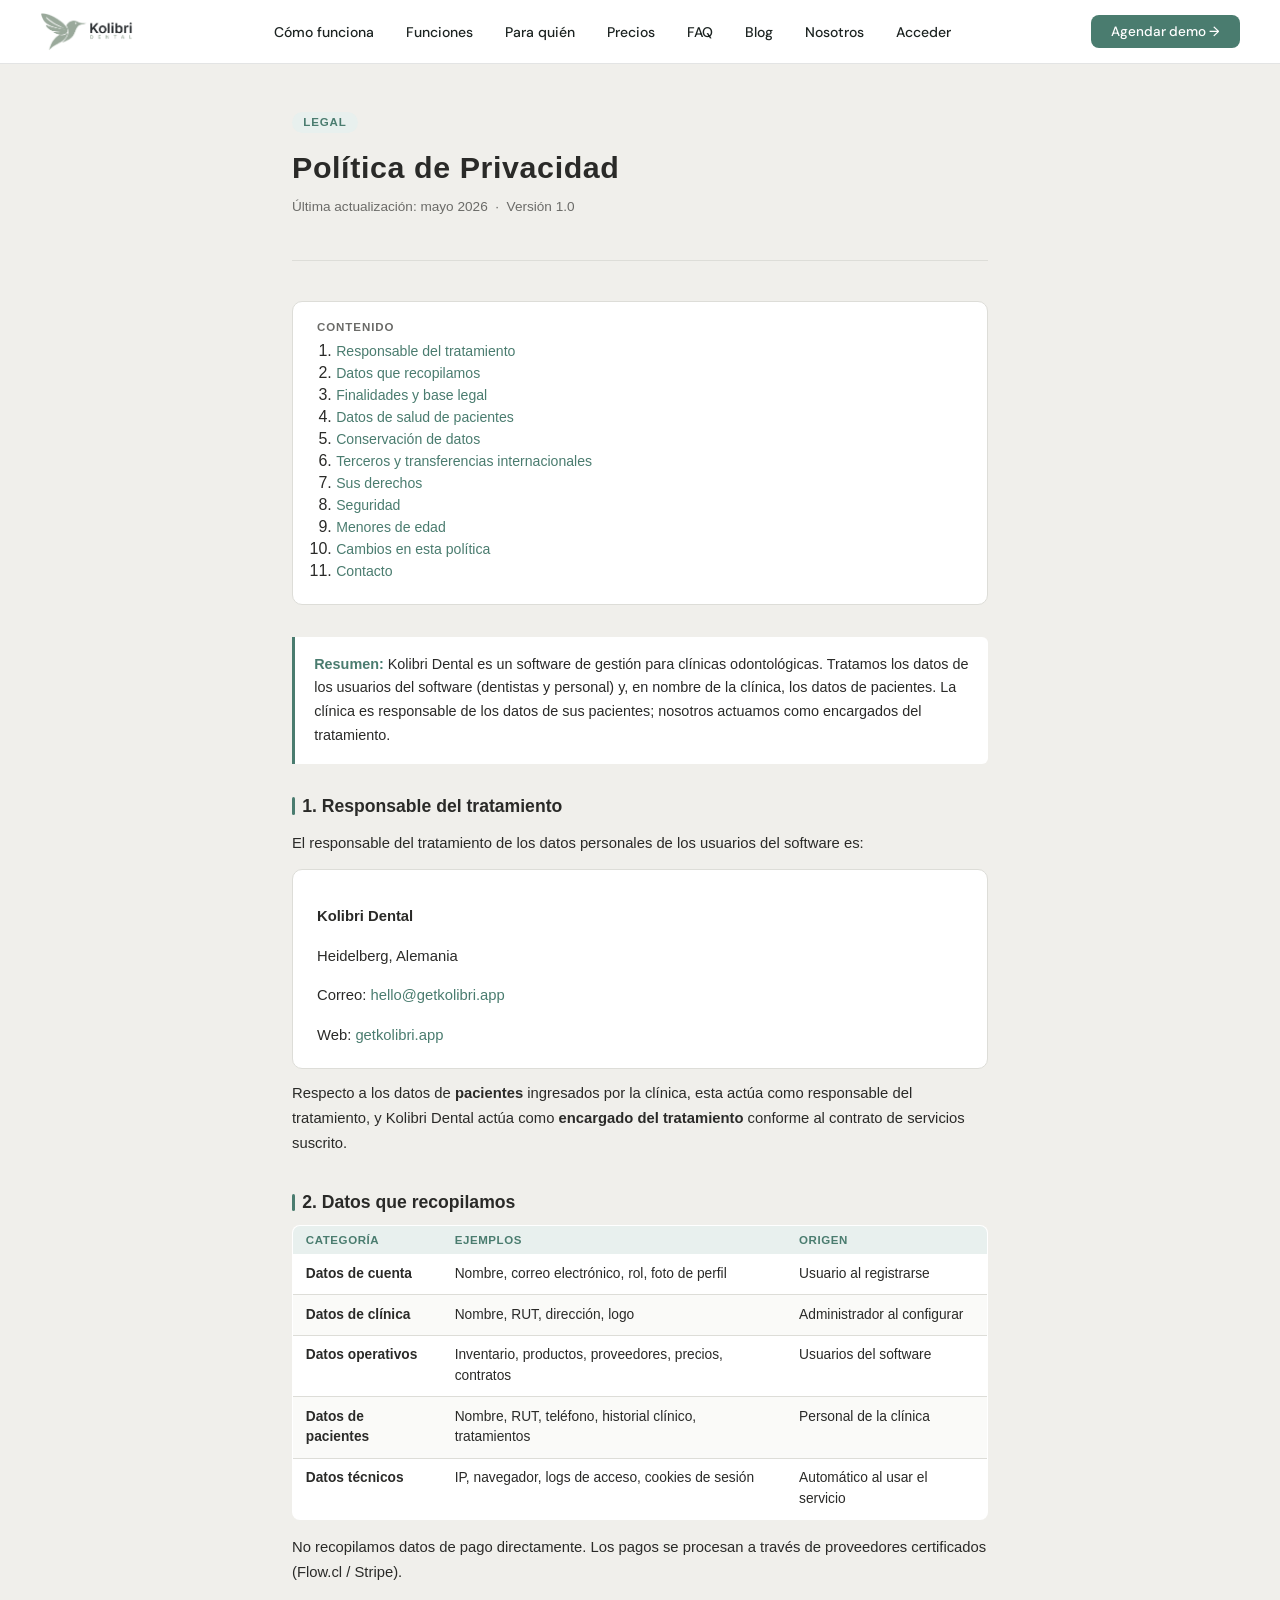
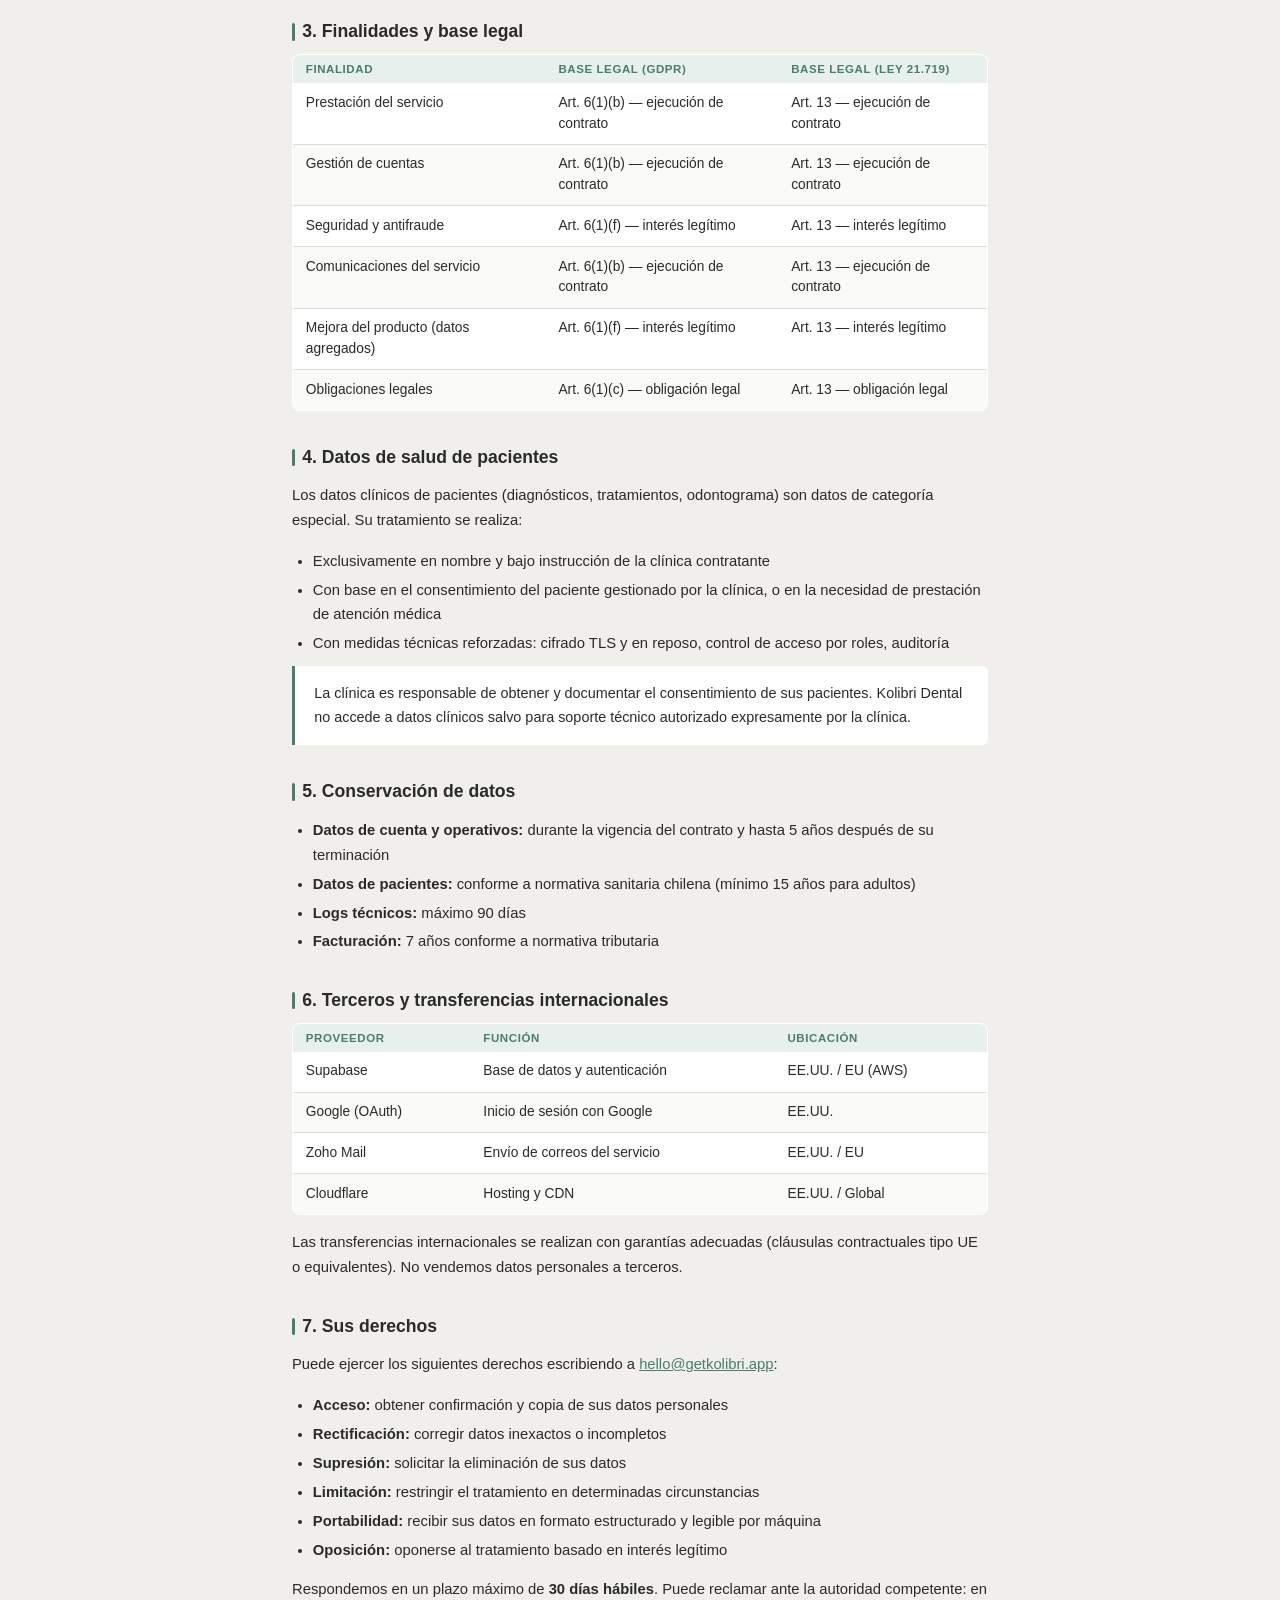
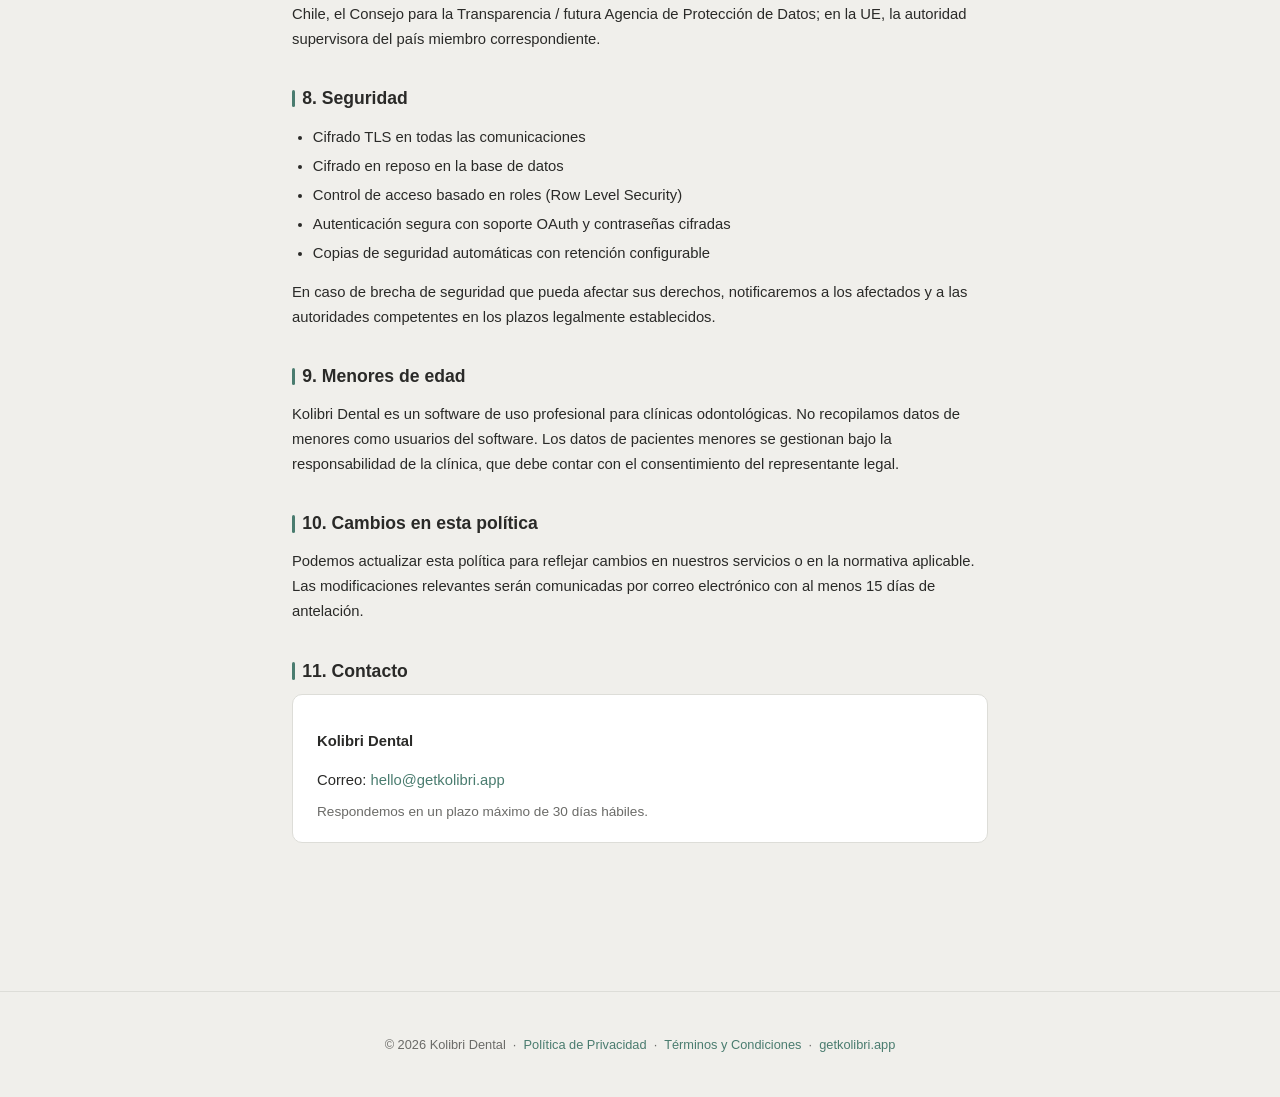
<file: privacidad.html>
<!DOCTYPE html>
<html lang="es">
<head>
  <meta charset="UTF-8" />
  <meta name="viewport" content="width=device-width, initial-scale=1.0"/>
  <title>Política de Privacidad — Kolibri Dental</title>
  <meta name="description" content="Política de privacidad de Kolibri Dental." />
  <link rel="canonical" href="https://getkolibri.app/privacidad.html">
  <link href="https://fonts.googleapis.com/css2?family=Fraunces:ital,opsz,wght@0,9..144,300;0,9..144,400;0,9..144,600;1,9..144,300;1,9..144,400&family=DM+Sans:wght@300;400;500&display=swap" rel="stylesheet">
  <link rel="stylesheet" href="styles/main.css" />
  <style>
    body { background: #F0EFEB; color: #2A2A28; }
 
    /* ── NAVBAR (einheitlich mit Start- und Preisseite) ── */
    nav.main-nav {
      position: sticky; top: 0; z-index: 100;
      padding: 0 2.5rem; height: 64px;
      display: flex; align-items: center; justify-content: space-between;
      background: #ffffff; border-bottom: 1px solid rgba(28,35,33,.12);
      font-family: 'DM Sans', sans-serif;
    }
    nav.main-nav .nav-logo { display: flex; align-items: center; gap: 10px; text-decoration: none; color: #1C2321; }
    nav.main-nav .nav-links { display: flex; align-items: center; gap: 2rem; list-style: none; margin: 0; padding: 0; }
    nav.main-nav .nav-links li { list-style: none; }
    nav.main-nav .nav-links a { font-size: 14px; color: #1C2321; font-weight: 500; text-decoration: none; transition: color .2s; }
    nav.main-nav .nav-links a:hover, nav.main-nav .nav-links a.active { color: #4A7C6F; }
    nav.main-nav .btn-nav {
      background: #4A7C6F; color: #fff; border: none; border-radius: 8px;
      padding: .5rem 1.25rem; font-size: 13.5px; font-weight: 500;
      text-decoration: none; display: inline-flex; align-items: center; gap: 6px;
      white-space: nowrap; transition: background .2s, transform .15s;
    }
    nav.main-nav .btn-nav:hover { background: #3d6b5f; transform: translateY(-1px); }
    @media (max-width: 900px) {
      nav.main-nav { padding: 0 1.25rem; }
      nav.main-nav .nav-secondary { display: none; }
      nav.main-nav .nav-links { gap: 1.1rem; }
      nav.main-nav .btn-nav { display: none; }
    }
 
 
    .legal-nav {
      display: flex; align-items: center; justify-content: space-between;
      padding: 1.1rem 2rem; background: #fff; border-bottom: 1px solid #ddddd8;
      position: sticky; top: 0; z-index: 10;
    }
    .legal-nav .brand { display: flex; align-items: center; gap: 0.6rem; text-decoration: none; }
    .legal-nav .brand img { height: 30px; width: auto; }
    .legal-nav .brand span { font-size: 1rem; color: #2A2A28; font-weight: 600; }
    .legal-nav .brand span em { color: #4A7C6F; font-style: normal; }
    .legal-nav .nav-links { display: flex; gap: 1.5rem; }
    .legal-nav .nav-links a { font-size: 0.85rem; color: #6b6b68; text-decoration: none; }
    .legal-nav .nav-links a:hover { color: #4A7C6F; }
 
    .legal-wrap { max-width: 760px; margin: 0 auto; padding: 3rem 2rem 5rem; }
 
    .doc-header { margin-bottom: 2.5rem; padding-bottom: 2rem; border-bottom: 1px solid #ddddd8; }
    .doc-badge {
      display: inline-block; background: #e8f0ee; color: #4A7C6F;
      font-size: 0.72rem; font-weight: 600; letter-spacing: 0.08em;
      text-transform: uppercase; padding: 0.28rem 0.7rem; border-radius: 99px; margin-bottom: 1rem;
    }
    .doc-header h1 { font-size: 1.9rem; font-weight: 700; margin: 0 0 0.4rem; line-height: 1.2; }
    .doc-meta { font-size: 0.85rem; color: #6b6b68; }
 
    .toc { background: #fff; border: 1px solid #ddddd8; border-radius: 10px; padding: 1.2rem 1.5rem; margin-bottom: 2rem; }
    .toc p { font-size: 0.72rem; font-weight: 700; color: #6b6b68; text-transform: uppercase; letter-spacing: 0.08em; margin: 0 0 0.6rem; }
    .toc ol { margin: 0; padding-left: 1.2rem; }
    .toc li { margin-bottom: 0.25rem; }
    .toc a { color: #4A7C6F; text-decoration: none; font-size: 0.88rem; }
    .toc a:hover { text-decoration: underline; }
 
    .notice {
      background: #fff; border-left: 3px solid #4A7C6F; border-radius: 0 6px 6px 0;
      padding: 1rem 1.2rem; margin: 0 0 2rem; font-size: 0.9rem; line-height: 1.65;
    }
    .notice strong { color: #4A7C6F; }
 
    .section { margin-bottom: 2.25rem; }
    .section h2 {
      font-size: 1.1rem; font-weight: 700; margin: 0 0 0.7rem;
      display: flex; align-items: center; gap: 0.45rem;
    }
    .section h2::before {
      content: ''; display: inline-block; width: 3px; height: 1em;
      background: #4A7C6F; border-radius: 2px; flex-shrink: 0;
    }
    .section p { font-size: 0.925rem; line-height: 1.7; margin-bottom: 0.65rem; }
    .section p:last-child { margin-bottom: 0; }
    .section ul { padding-left: 1.3rem; margin-bottom: 0.65rem; }
    .section li { font-size: 0.925rem; line-height: 1.65; margin-bottom: 0.28rem; }
    .section a { color: #4A7C6F; }
 
    table.dt {
      width: 100%; border-collapse: collapse; margin: 0.75rem 0;
      font-size: 0.86rem; background: #fff;
      border: 1px solid #ddddd8; border-radius: 8px; overflow: hidden;
    }
    table.dt th {
      background: #e8f0ee; color: #4A7C6F; font-weight: 700;
      text-align: left; padding: 0.5rem 0.8rem;
      font-size: 0.72rem; letter-spacing: 0.05em; text-transform: uppercase;
    }
    table.dt td { padding: 0.6rem 0.8rem; border-bottom: 1px solid #ddddd8; vertical-align: top; line-height: 1.5; }
    table.dt tr:last-child td { border-bottom: none; }
    table.dt tr:nth-child(even) td { background: #fafaf8; }
 
    .contact-card {
      background: #fff; border: 1px solid #ddddd8; border-radius: 10px;
      padding: 1.2rem 1.5rem; margin-top: 0.75rem; font-size: 0.9rem;
    }
    .contact-card p { margin-bottom: 0.28rem; }
    .contact-card a { color: #4A7C6F; text-decoration: none; }
 
    .legal-footer {
      text-align: center; padding: 2rem; font-size: 0.8rem;
      color: #6b6b68; border-top: 1px solid #ddddd8; margin-top: 2rem;
    }
    .legal-footer a { color: #4A7C6F; text-decoration: none; }
 
    @media (max-width: 600px) {
      .legal-wrap { padding: 1.75rem 1.25rem 4rem; }
      .doc-header h1 { font-size: 1.5rem; }
      .legal-nav { padding: 1rem 1.25rem; }
      .legal-nav .nav-links { gap: 1rem; }
    }
  </style>
</head>
<body>
 
<nav class="main-nav">
  <a href="/" class="nav-logo">
    <img src="/assets/Kolibri_logo_text.png" alt="Kolibri Dental" style="height:40px; width:auto; object-fit:contain;">
  </a>
  <ul class="nav-links">
    <li class="nav-secondary"><a href="/#como-funciona">Cómo funciona</a></li>
    <li class="nav-secondary"><a href="/#features">Funciones</a></li>
    <li class="nav-secondary"><a href="/#para-quien">Para quién</a></li>
    <li><a href="/precios.html">Precios</a></li>
    <li class="nav-secondary"><a href="/#faq">FAQ</a></li>
    <li><a href="https://blog.getkolibri.app" target="_blank">Blog</a></li>
    <li class="nav-secondary"><a href="https://kolibritech.net" target="_blank">Nosotros</a></li>
    <li><a href="https://app.getkolibri.app">Acceder</a></li>
  </ul>
  <a href="mailto:hello@getkolibri.app?subject=Demo%20Kolibri%20Dental&amp;body=Hola%2C%20me%20interesa%20conocer%20Kolibri%20Dental%20para%20mi%20cl%C3%ADnica." class="btn-nav">Agendar demo →</a>
</nav>
 
<main class="legal-wrap">
 
  <div class="doc-header">
    <span class="doc-badge">Legal</span>
    <h1>Política de Privacidad</h1>
    <p class="doc-meta">Última actualización: mayo 2026 &nbsp;·&nbsp; Versión 1.0</p>
  </div>
 
  <div class="toc">
    <p>Contenido</p>
    <ol>
      <li><a href="#responsable">Responsable del tratamiento</a></li>
      <li><a href="#datos">Datos que recopilamos</a></li>
      <li><a href="#finalidades">Finalidades y base legal</a></li>
      <li><a href="#salud">Datos de salud de pacientes</a></li>
      <li><a href="#conservacion">Conservación de datos</a></li>
      <li><a href="#terceros">Terceros y transferencias internacionales</a></li>
      <li><a href="#derechos">Sus derechos</a></li>
      <li><a href="#seguridad">Seguridad</a></li>
      <li><a href="#menores">Menores de edad</a></li>
      <li><a href="#cambios">Cambios en esta política</a></li>
      <li><a href="#contacto">Contacto</a></li>
    </ol>
  </div>
 
  <div class="notice">
    <strong>Resumen:</strong> Kolibri Dental es un software de gestión para clínicas odontológicas. Tratamos los datos de los usuarios del software (dentistas y personal) y, en nombre de la clínica, los datos de pacientes. La clínica es responsable de los datos de sus pacientes; nosotros actuamos como encargados del tratamiento.
  </div>
 
  <div class="section" id="responsable">
    <h2>1. Responsable del tratamiento</h2>
    <p>El responsable del tratamiento de los datos personales de los usuarios del software es:</p>
    <div class="contact-card">
      <p><strong>Kolibri Dental</strong></p>
      <p>Heidelberg, Alemania</p>
      <p>Correo: <a href="mailto:hello@getkolibri.app">hello@getkolibri.app</a></p>
      <p>Web: <a href="https://getkolibri.app">getkolibri.app</a></p>
    </div>
    <p style="margin-top:0.75rem;">Respecto a los datos de <strong>pacientes</strong> ingresados por la clínica, esta actúa como responsable del tratamiento, y Kolibri Dental actúa como <strong>encargado del tratamiento</strong> conforme al contrato de servicios suscrito.</p>
  </div>
 
  <div class="section" id="datos">
    <h2>2. Datos que recopilamos</h2>
    <table class="dt">
      <thead><tr><th>Categoría</th><th>Ejemplos</th><th>Origen</th></tr></thead>
      <tbody>
        <tr><td><strong>Datos de cuenta</strong></td><td>Nombre, correo electrónico, rol, foto de perfil</td><td>Usuario al registrarse</td></tr>
        <tr><td><strong>Datos de clínica</strong></td><td>Nombre, RUT, dirección, logo</td><td>Administrador al configurar</td></tr>
        <tr><td><strong>Datos operativos</strong></td><td>Inventario, productos, proveedores, precios, contratos</td><td>Usuarios del software</td></tr>
        <tr><td><strong>Datos de pacientes</strong></td><td>Nombre, RUT, teléfono, historial clínico, tratamientos</td><td>Personal de la clínica</td></tr>
        <tr><td><strong>Datos técnicos</strong></td><td>IP, navegador, logs de acceso, cookies de sesión</td><td>Automático al usar el servicio</td></tr>
      </tbody>
    </table>
    <p>No recopilamos datos de pago directamente. Los pagos se procesan a través de proveedores certificados (Flow.cl / Stripe).</p>
  </div>
 
  <div class="section" id="finalidades">
    <h2>3. Finalidades y base legal</h2>
    <table class="dt">
      <thead><tr><th>Finalidad</th><th>Base legal (GDPR)</th><th>Base legal (Ley 21.719)</th></tr></thead>
      <tbody>
        <tr><td>Prestación del servicio</td><td>Art. 6(1)(b) — ejecución de contrato</td><td>Art. 13 — ejecución de contrato</td></tr>
        <tr><td>Gestión de cuentas</td><td>Art. 6(1)(b) — ejecución de contrato</td><td>Art. 13 — ejecución de contrato</td></tr>
        <tr><td>Seguridad y antifraude</td><td>Art. 6(1)(f) — interés legítimo</td><td>Art. 13 — interés legítimo</td></tr>
        <tr><td>Comunicaciones del servicio</td><td>Art. 6(1)(b) — ejecución de contrato</td><td>Art. 13 — ejecución de contrato</td></tr>
        <tr><td>Mejora del producto (datos agregados)</td><td>Art. 6(1)(f) — interés legítimo</td><td>Art. 13 — interés legítimo</td></tr>
        <tr><td>Obligaciones legales</td><td>Art. 6(1)(c) — obligación legal</td><td>Art. 13 — obligación legal</td></tr>
      </tbody>
    </table>
  </div>
 
  <div class="section" id="salud">
    <h2>4. Datos de salud de pacientes</h2>
    <p>Los datos clínicos de pacientes (diagnósticos, tratamientos, odontograma) son datos de categoría especial. Su tratamiento se realiza:</p>
    <ul>
      <li>Exclusivamente en nombre y bajo instrucción de la clínica contratante</li>
      <li>Con base en el consentimiento del paciente gestionado por la clínica, o en la necesidad de prestación de atención médica</li>
      <li>Con medidas técnicas reforzadas: cifrado TLS y en reposo, control de acceso por roles, auditoría</li>
    </ul>
    <div class="notice">La clínica es responsable de obtener y documentar el consentimiento de sus pacientes. Kolibri Dental no accede a datos clínicos salvo para soporte técnico autorizado expresamente por la clínica.</div>
  </div>
 
  <div class="section" id="conservacion">
    <h2>5. Conservación de datos</h2>
    <ul>
      <li><strong>Datos de cuenta y operativos:</strong> durante la vigencia del contrato y hasta 5 años después de su terminación</li>
      <li><strong>Datos de pacientes:</strong> conforme a normativa sanitaria chilena (mínimo 15 años para adultos)</li>
      <li><strong>Logs técnicos:</strong> máximo 90 días</li>
      <li><strong>Facturación:</strong> 7 años conforme a normativa tributaria</li>
    </ul>
  </div>
 
  <div class="section" id="terceros">
    <h2>6. Terceros y transferencias internacionales</h2>
    <table class="dt">
      <thead><tr><th>Proveedor</th><th>Función</th><th>Ubicación</th></tr></thead>
      <tbody>
        <tr><td>Supabase</td><td>Base de datos y autenticación</td><td>EE.UU. / EU (AWS)</td></tr>
        <tr><td>Google (OAuth)</td><td>Inicio de sesión con Google</td><td>EE.UU.</td></tr>
        <tr><td>Zoho Mail</td><td>Envío de correos del servicio</td><td>EE.UU. / EU</td></tr>
        <tr><td>Cloudflare</td><td>Hosting y CDN</td><td>EE.UU. / Global</td></tr>
      </tbody>
    </table>
    <p>Las transferencias internacionales se realizan con garantías adecuadas (cláusulas contractuales tipo UE o equivalentes). No vendemos datos personales a terceros.</p>
  </div>
 
  <div class="section" id="derechos">
    <h2>7. Sus derechos</h2>
    <p>Puede ejercer los siguientes derechos escribiendo a <a href="mailto:hello@getkolibri.app">hello@getkolibri.app</a>:</p>
    <ul>
      <li><strong>Acceso:</strong> obtener confirmación y copia de sus datos personales</li>
      <li><strong>Rectificación:</strong> corregir datos inexactos o incompletos</li>
      <li><strong>Supresión:</strong> solicitar la eliminación de sus datos</li>
      <li><strong>Limitación:</strong> restringir el tratamiento en determinadas circunstancias</li>
      <li><strong>Portabilidad:</strong> recibir sus datos en formato estructurado y legible por máquina</li>
      <li><strong>Oposición:</strong> oponerse al tratamiento basado en interés legítimo</li>
    </ul>
    <p>Respondemos en un plazo máximo de <strong>30 días hábiles</strong>. Puede reclamar ante la autoridad competente: en Chile, el Consejo para la Transparencia / futura Agencia de Protección de Datos; en la UE, la autoridad supervisora del país miembro correspondiente.</p>
  </div>
 
  <div class="section" id="seguridad">
    <h2>8. Seguridad</h2>
    <ul>
      <li>Cifrado TLS en todas las comunicaciones</li>
      <li>Cifrado en reposo en la base de datos</li>
      <li>Control de acceso basado en roles (Row Level Security)</li>
      <li>Autenticación segura con soporte OAuth y contraseñas cifradas</li>
      <li>Copias de seguridad automáticas con retención configurable</li>
    </ul>
    <p>En caso de brecha de seguridad que pueda afectar sus derechos, notificaremos a los afectados y a las autoridades competentes en los plazos legalmente establecidos.</p>
  </div>
 
  <div class="section" id="menores">
    <h2>9. Menores de edad</h2>
    <p>Kolibri Dental es un software de uso profesional para clínicas odontológicas. No recopilamos datos de menores como usuarios del software. Los datos de pacientes menores se gestionan bajo la responsabilidad de la clínica, que debe contar con el consentimiento del representante legal.</p>
  </div>
 
  <div class="section" id="cambios">
    <h2>10. Cambios en esta política</h2>
    <p>Podemos actualizar esta política para reflejar cambios en nuestros servicios o en la normativa aplicable. Las modificaciones relevantes serán comunicadas por correo electrónico con al menos 15 días de antelación.</p>
  </div>
 
  <div class="section" id="contacto">
    <h2>11. Contacto</h2>
    <div class="contact-card">
      <p><strong>Kolibri Dental</strong></p>
      <p>Correo: <a href="mailto:hello@getkolibri.app">hello@getkolibri.app</a></p>
      <p style="margin-top:0.4rem; font-size:0.85rem; color:#6b6b68;">Respondemos en un plazo máximo de 30 días hábiles.</p>
    </div>
  </div>
 
</main>
 
<footer class="legal-footer">
  <p>© 2026 Kolibri Dental &nbsp;·&nbsp; <a href="/privacidad.html">Política de Privacidad</a> &nbsp;·&nbsp; <a href="/terminos.html">Términos y Condiciones</a> &nbsp;·&nbsp; <a href="/">getkolibri.app</a></p>
</footer>
 
</body>
</html>
</file>
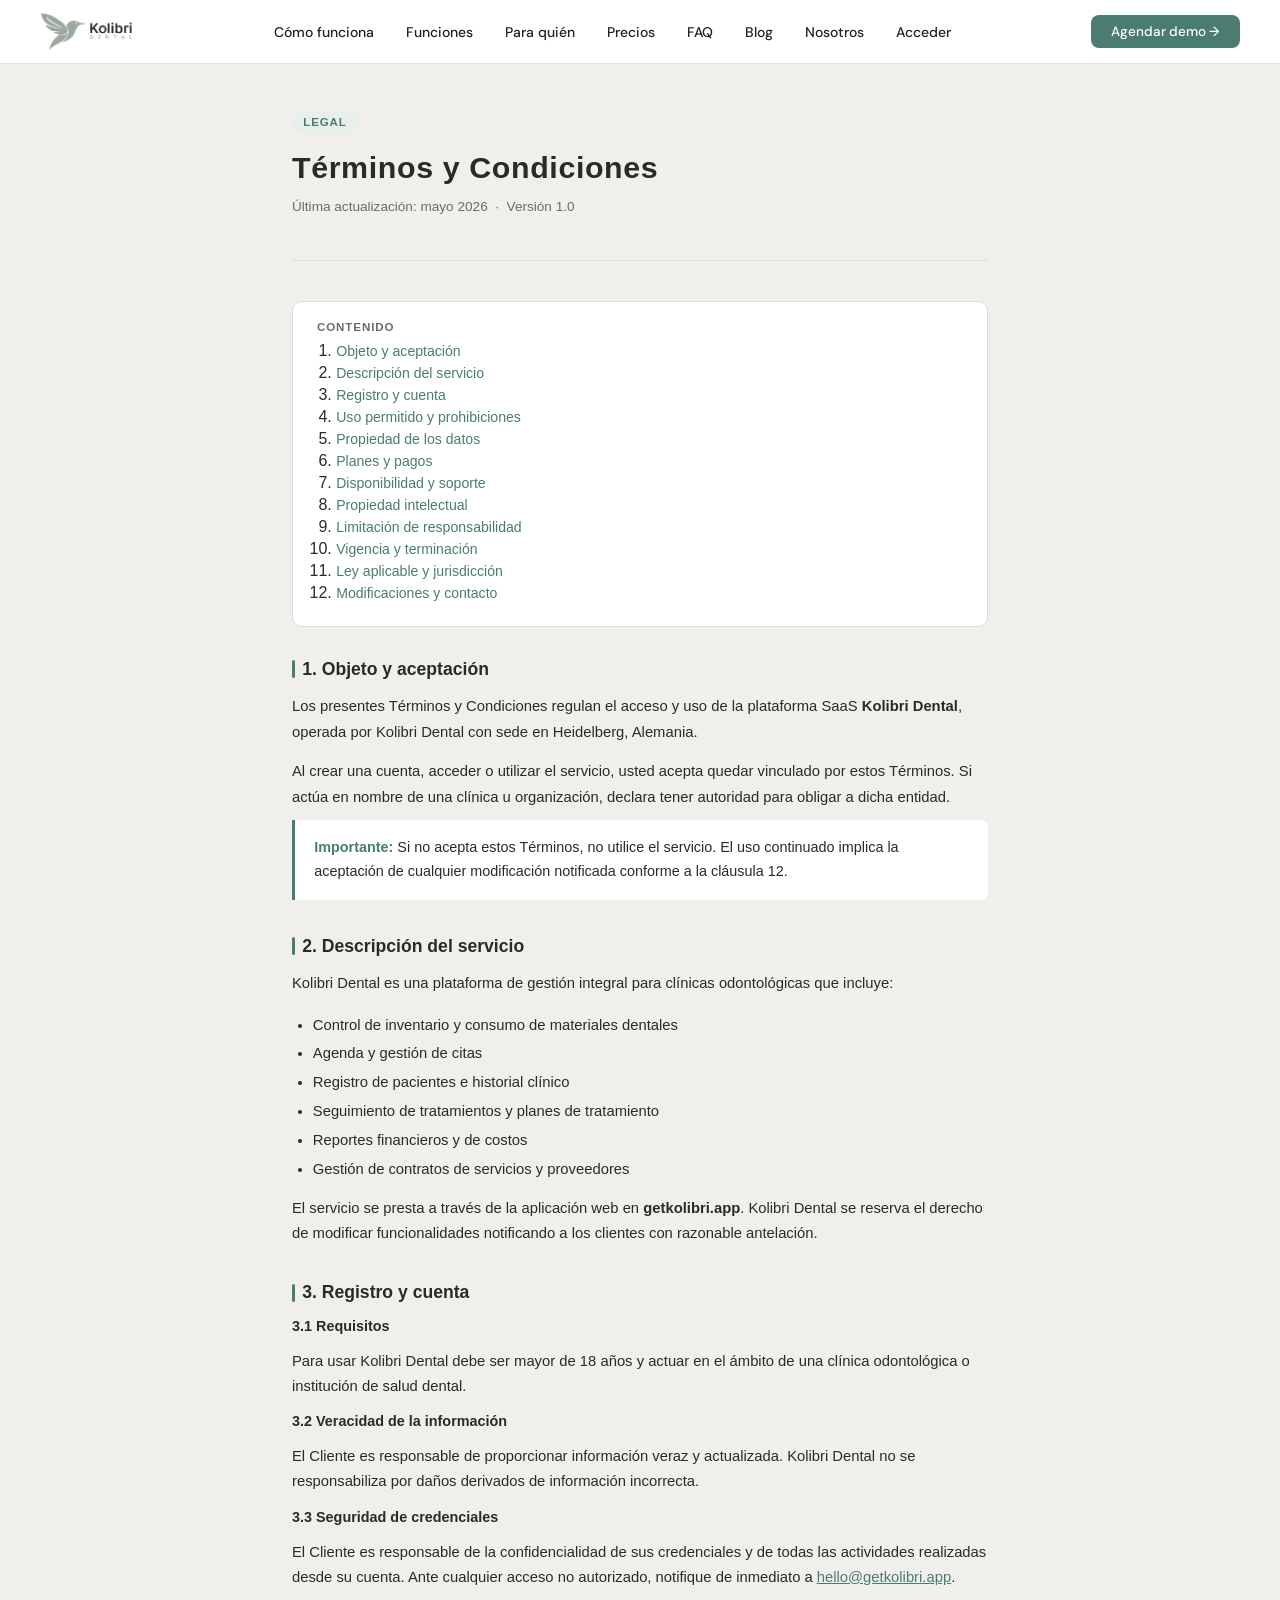
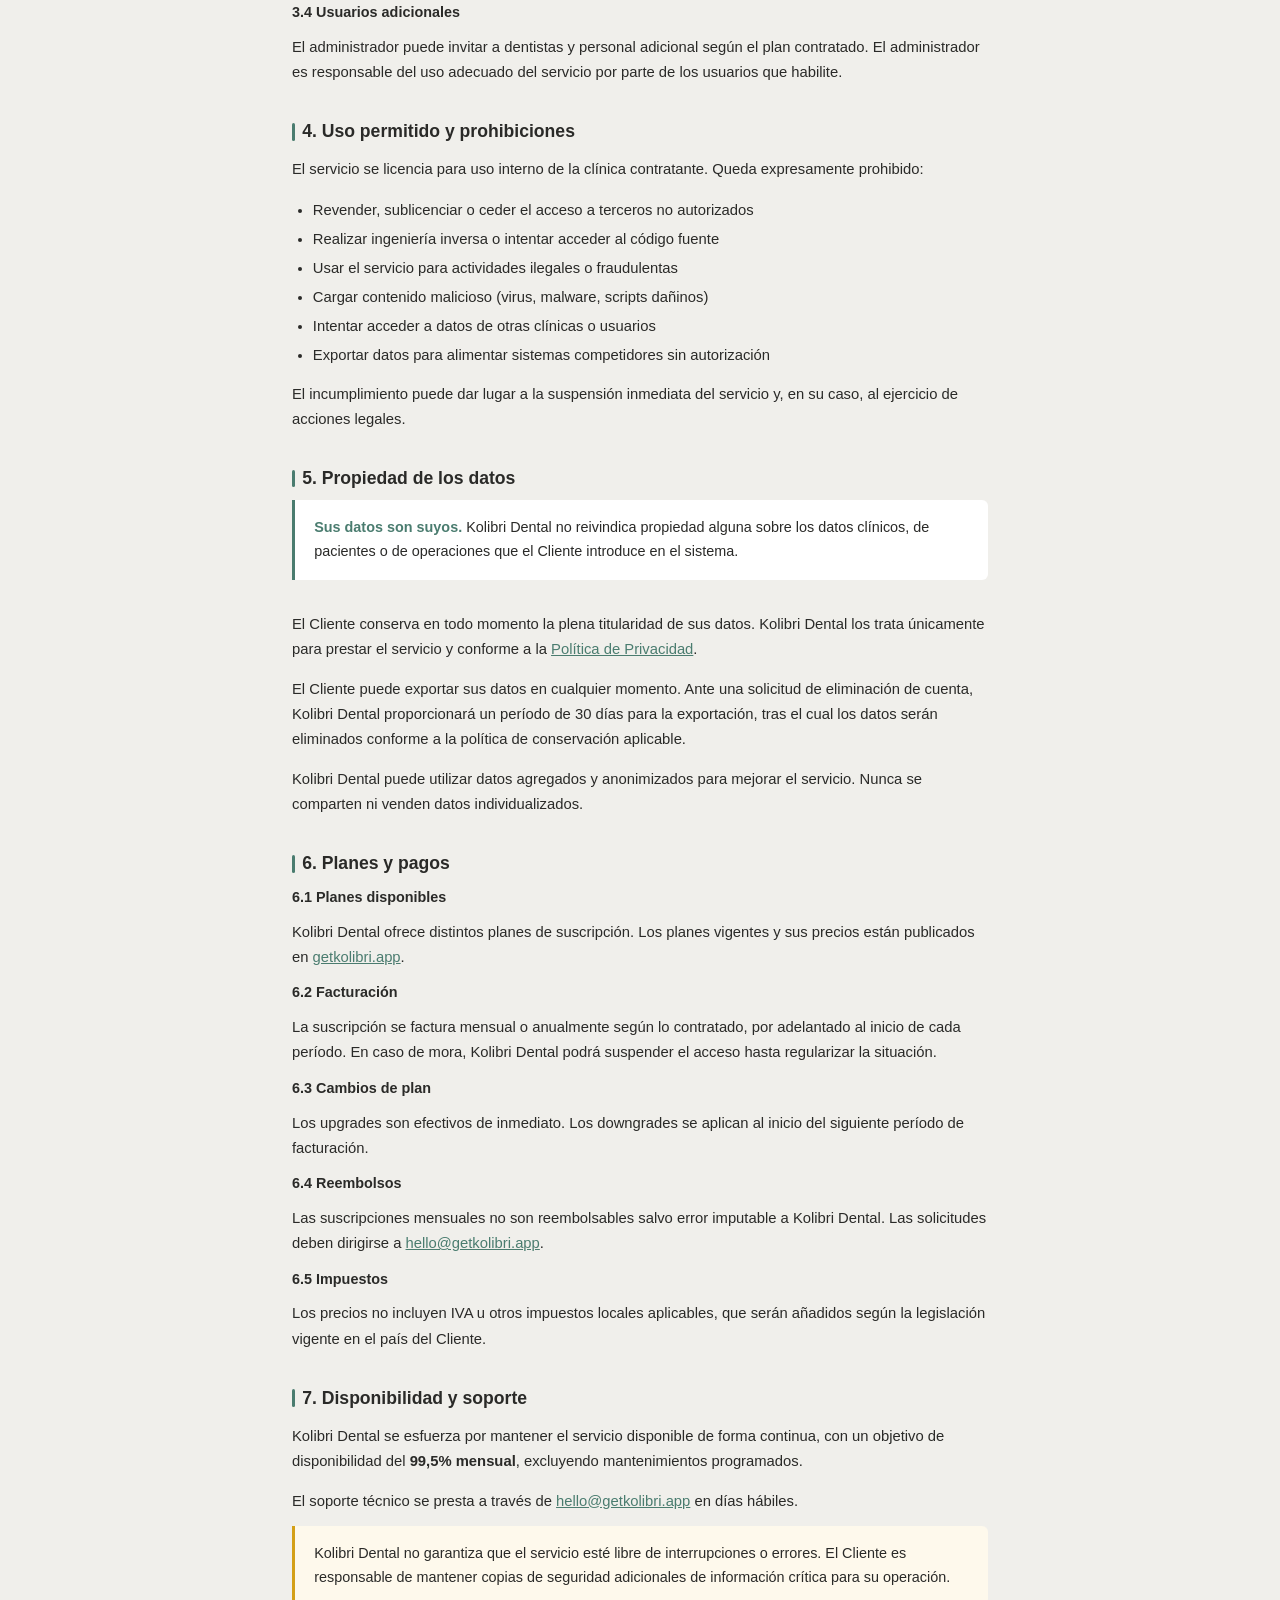
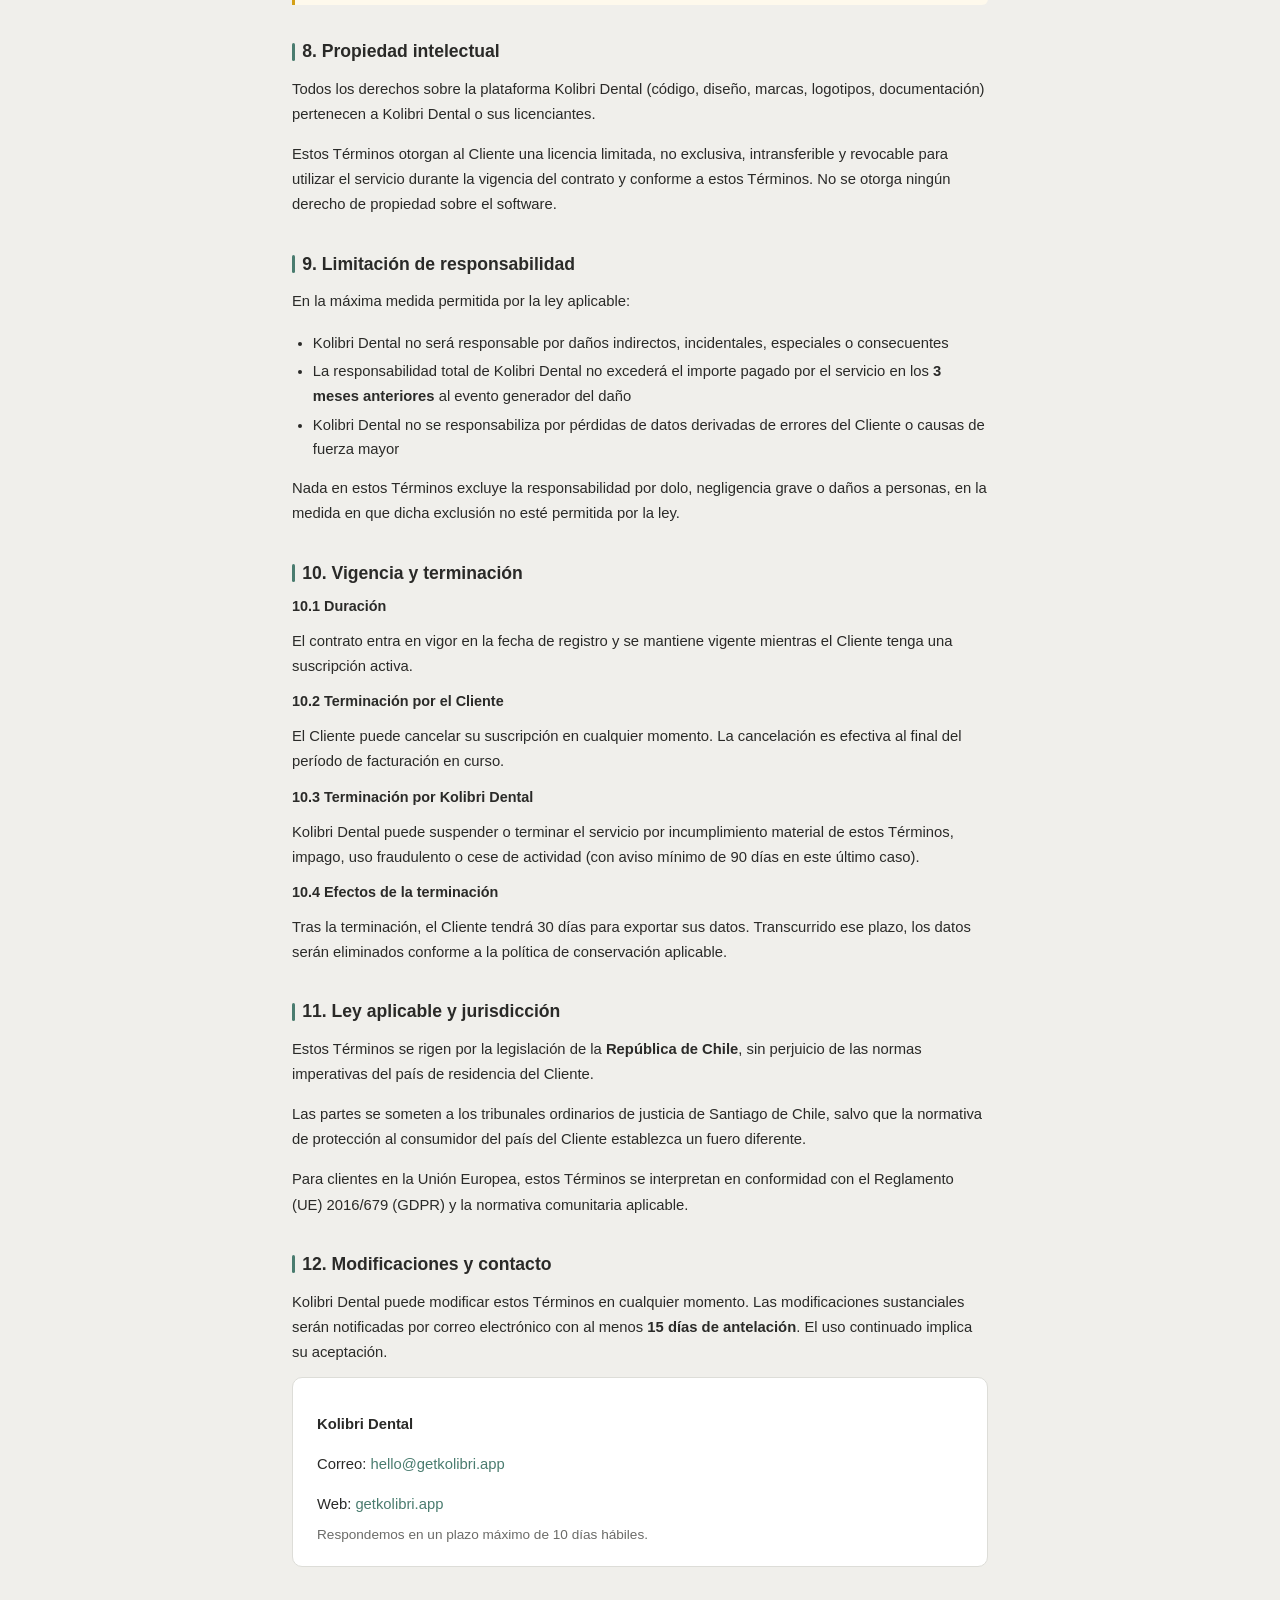
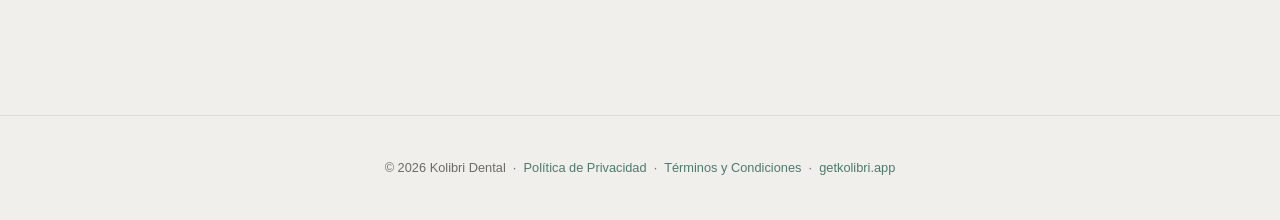
<file: terminos.html>
<!DOCTYPE html>
<html lang="es">
<head>
  <meta charset="UTF-8" />
  <meta name="viewport" content="width=device-width, initial-scale=1.0"/>
  <title>Términos y Condiciones — Kolibri Dental</title>
  <meta name="description" content="Términos y condiciones de uso de Kolibri Dental." />
  <link rel="canonical" href="https://getkolibri.app/terminos.html">
  <link href="https://fonts.googleapis.com/css2?family=Fraunces:ital,opsz,wght@0,9..144,300;0,9..144,400;0,9..144,600;1,9..144,300;1,9..144,400&family=DM+Sans:wght@300;400;500&display=swap" rel="stylesheet">
  <link rel="stylesheet" href="styles/main.css" />
  <style>
    body { background: #F0EFEB; color: #2A2A28; }
 
    /* ── NAVBAR (einheitlich mit Start- und Preisseite) ── */
    nav.main-nav {
      position: sticky; top: 0; z-index: 100;
      padding: 0 2.5rem; height: 64px;
      display: flex; align-items: center; justify-content: space-between;
      background: #ffffff; border-bottom: 1px solid rgba(28,35,33,.12);
      font-family: 'DM Sans', sans-serif;
    }
    nav.main-nav .nav-logo { display: flex; align-items: center; gap: 10px; text-decoration: none; color: #1C2321; }
    nav.main-nav .nav-links { display: flex; align-items: center; gap: 2rem; list-style: none; margin: 0; padding: 0; }
    nav.main-nav .nav-links li { list-style: none; }
    nav.main-nav .nav-links a { font-size: 14px; color: #1C2321; font-weight: 500; text-decoration: none; transition: color .2s; }
    nav.main-nav .nav-links a:hover, nav.main-nav .nav-links a.active { color: #4A7C6F; }
    nav.main-nav .btn-nav {
      background: #4A7C6F; color: #fff; border: none; border-radius: 8px;
      padding: .5rem 1.25rem; font-size: 13.5px; font-weight: 500;
      text-decoration: none; display: inline-flex; align-items: center; gap: 6px;
      white-space: nowrap; transition: background .2s, transform .15s;
    }
    nav.main-nav .btn-nav:hover { background: #3d6b5f; transform: translateY(-1px); }
    @media (max-width: 900px) {
      nav.main-nav { padding: 0 1.25rem; }
      nav.main-nav .nav-secondary { display: none; }
      nav.main-nav .nav-links { gap: 1.1rem; }
      nav.main-nav .btn-nav { display: none; }
    }
 
 
    .legal-nav {
      display: flex; align-items: center; justify-content: space-between;
      padding: 1.1rem 2rem; background: #fff; border-bottom: 1px solid #ddddd8;
      position: sticky; top: 0; z-index: 10;
    }
    .legal-nav .brand { display: flex; align-items: center; gap: 0.6rem; text-decoration: none; }
    .legal-nav .brand img { height: 30px; width: auto; }
    .legal-nav .brand span { font-size: 1rem; color: #2A2A28; font-weight: 600; }
    .legal-nav .brand span em { color: #4A7C6F; font-style: normal; }
    .legal-nav .nav-links { display: flex; gap: 1.5rem; }
    .legal-nav .nav-links a { font-size: 0.85rem; color: #6b6b68; text-decoration: none; }
    .legal-nav .nav-links a:hover { color: #4A7C6F; }
 
    .legal-wrap { max-width: 760px; margin: 0 auto; padding: 3rem 2rem 5rem; }
 
    .doc-header { margin-bottom: 2.5rem; padding-bottom: 2rem; border-bottom: 1px solid #ddddd8; }
    .doc-badge {
      display: inline-block; background: #e8f0ee; color: #4A7C6F;
      font-size: 0.72rem; font-weight: 600; letter-spacing: 0.08em;
      text-transform: uppercase; padding: 0.28rem 0.7rem; border-radius: 99px; margin-bottom: 1rem;
    }
    .doc-header h1 { font-size: 1.9rem; font-weight: 700; margin: 0 0 0.4rem; line-height: 1.2; }
    .doc-meta { font-size: 0.85rem; color: #6b6b68; }
 
    .toc { background: #fff; border: 1px solid #ddddd8; border-radius: 10px; padding: 1.2rem 1.5rem; margin-bottom: 2rem; }
    .toc p { font-size: 0.72rem; font-weight: 700; color: #6b6b68; text-transform: uppercase; letter-spacing: 0.08em; margin: 0 0 0.6rem; }
    .toc ol { margin: 0; padding-left: 1.2rem; }
    .toc li { margin-bottom: 0.25rem; }
    .toc a { color: #4A7C6F; text-decoration: none; font-size: 0.88rem; }
    .toc a:hover { text-decoration: underline; }
 
    .notice {
      background: #fff; border-left: 3px solid #4A7C6F; border-radius: 0 6px 6px 0;
      padding: 1rem 1.2rem; margin: 0 0 2rem; font-size: 0.9rem; line-height: 1.65;
    }
    .notice strong { color: #4A7C6F; }
 
    .warning {
      background: #fef9ec; border-left: 3px solid #d4a017; border-radius: 0 6px 6px 0;
      padding: 1rem 1.2rem; margin: 0.75rem 0; font-size: 0.9rem; line-height: 1.65;
    }
 
    .section { margin-bottom: 2.25rem; }
    .section h2 {
      font-size: 1.1rem; font-weight: 700; margin: 0 0 0.7rem;
      display: flex; align-items: center; gap: 0.45rem;
    }
    .section h2::before {
      content: ''; display: inline-block; width: 3px; height: 1em;
      background: #4A7C6F; border-radius: 2px; flex-shrink: 0;
    }
    .section h3 { font-size: 0.9rem; font-weight: 700; margin: 0.9rem 0 0.35rem; color: #2A2A28; }
    .section p { font-size: 0.925rem; line-height: 1.7; margin-bottom: 0.65rem; }
    .section p:last-child { margin-bottom: 0; }
    .section ul { padding-left: 1.3rem; margin-bottom: 0.65rem; }
    .section li { font-size: 0.925rem; line-height: 1.65; margin-bottom: 0.28rem; }
    .section a { color: #4A7C6F; }
 
    .contact-card {
      background: #fff; border: 1px solid #ddddd8; border-radius: 10px;
      padding: 1.2rem 1.5rem; margin-top: 0.75rem; font-size: 0.9rem;
    }
    .contact-card p { margin-bottom: 0.28rem; }
    .contact-card a { color: #4A7C6F; text-decoration: none; }
 
    .legal-footer {
      text-align: center; padding: 2rem; font-size: 0.8rem;
      color: #6b6b68; border-top: 1px solid #ddddd8; margin-top: 2rem;
    }
    .legal-footer a { color: #4A7C6F; text-decoration: none; }
 
    @media (max-width: 600px) {
      .legal-wrap { padding: 1.75rem 1.25rem 4rem; }
      .doc-header h1 { font-size: 1.5rem; }
      .legal-nav { padding: 1rem 1.25rem; }
      .legal-nav .nav-links { gap: 1rem; }
    }
  </style>
</head>
<body>
 
<nav class="main-nav">
  <a href="/" class="nav-logo">
    <img src="/assets/Kolibri_logo_text.png" alt="Kolibri Dental" style="height:40px; width:auto; object-fit:contain;">
  </a>
  <ul class="nav-links">
    <li class="nav-secondary"><a href="/#como-funciona">Cómo funciona</a></li>
    <li class="nav-secondary"><a href="/#features">Funciones</a></li>
    <li class="nav-secondary"><a href="/#para-quien">Para quién</a></li>
    <li><a href="/precios.html">Precios</a></li>
    <li class="nav-secondary"><a href="/#faq">FAQ</a></li>
    <li><a href="https://blog.getkolibri.app" target="_blank">Blog</a></li>
    <li class="nav-secondary"><a href="https://kolibritech.net" target="_blank">Nosotros</a></li>
    <li><a href="https://app.getkolibri.app">Acceder</a></li>
  </ul>
  <a href="mailto:hello@getkolibri.app?subject=Demo%20Kolibri%20Dental&amp;body=Hola%2C%20me%20interesa%20conocer%20Kolibri%20Dental%20para%20mi%20cl%C3%ADnica." class="btn-nav">Agendar demo →</a>
</nav>
 
<main class="legal-wrap">
 
  <div class="doc-header">
    <span class="doc-badge">Legal</span>
    <h1>Términos y Condiciones</h1>
    <p class="doc-meta">Última actualización: mayo 2026 &nbsp;·&nbsp; Versión 1.0</p>
  </div>
 
  <div class="toc">
    <p>Contenido</p>
    <ol>
      <li><a href="#objeto">Objeto y aceptación</a></li>
      <li><a href="#servicio">Descripción del servicio</a></li>
      <li><a href="#cuenta">Registro y cuenta</a></li>
      <li><a href="#uso">Uso permitido y prohibiciones</a></li>
      <li><a href="#datos">Propiedad de los datos</a></li>
      <li><a href="#planes">Planes y pagos</a></li>
      <li><a href="#disponibilidad">Disponibilidad y soporte</a></li>
      <li><a href="#propiedad">Propiedad intelectual</a></li>
      <li><a href="#responsabilidad">Limitación de responsabilidad</a></li>
      <li><a href="#vigencia">Vigencia y terminación</a></li>
      <li><a href="#ley">Ley aplicable y jurisdicción</a></li>
      <li><a href="#contacto">Modificaciones y contacto</a></li>
    </ol>
  </div>
 
  <div class="section" id="objeto">
    <h2>1. Objeto y aceptación</h2>
    <p>Los presentes Términos y Condiciones regulan el acceso y uso de la plataforma SaaS <strong>Kolibri Dental</strong>, operada por Kolibri Dental con sede en Heidelberg, Alemania.</p>
    <p>Al crear una cuenta, acceder o utilizar el servicio, usted acepta quedar vinculado por estos Términos. Si actúa en nombre de una clínica u organización, declara tener autoridad para obligar a dicha entidad.</p>
    <div class="notice"><strong>Importante:</strong> Si no acepta estos Términos, no utilice el servicio. El uso continuado implica la aceptación de cualquier modificación notificada conforme a la cláusula 12.</div>
  </div>
 
  <div class="section" id="servicio">
    <h2>2. Descripción del servicio</h2>
    <p>Kolibri Dental es una plataforma de gestión integral para clínicas odontológicas que incluye:</p>
    <ul>
      <li>Control de inventario y consumo de materiales dentales</li>
      <li>Agenda y gestión de citas</li>
      <li>Registro de pacientes e historial clínico</li>
      <li>Seguimiento de tratamientos y planes de tratamiento</li>
      <li>Reportes financieros y de costos</li>
      <li>Gestión de contratos de servicios y proveedores</li>
    </ul>
    <p>El servicio se presta a través de la aplicación web en <strong>getkolibri.app</strong>. Kolibri Dental se reserva el derecho de modificar funcionalidades notificando a los clientes con razonable antelación.</p>
  </div>
 
  <div class="section" id="cuenta">
    <h2>3. Registro y cuenta</h2>
    <h3>3.1 Requisitos</h3>
    <p>Para usar Kolibri Dental debe ser mayor de 18 años y actuar en el ámbito de una clínica odontológica o institución de salud dental.</p>
    <h3>3.2 Veracidad de la información</h3>
    <p>El Cliente es responsable de proporcionar información veraz y actualizada. Kolibri Dental no se responsabiliza por daños derivados de información incorrecta.</p>
    <h3>3.3 Seguridad de credenciales</h3>
    <p>El Cliente es responsable de la confidencialidad de sus credenciales y de todas las actividades realizadas desde su cuenta. Ante cualquier acceso no autorizado, notifique de inmediato a <a href="mailto:hello@getkolibri.app">hello@getkolibri.app</a>.</p>
    <h3>3.4 Usuarios adicionales</h3>
    <p>El administrador puede invitar a dentistas y personal adicional según el plan contratado. El administrador es responsable del uso adecuado del servicio por parte de los usuarios que habilite.</p>
  </div>
 
  <div class="section" id="uso">
    <h2>4. Uso permitido y prohibiciones</h2>
    <p>El servicio se licencia para uso interno de la clínica contratante. Queda expresamente prohibido:</p>
    <ul>
      <li>Revender, sublicenciar o ceder el acceso a terceros no autorizados</li>
      <li>Realizar ingeniería inversa o intentar acceder al código fuente</li>
      <li>Usar el servicio para actividades ilegales o fraudulentas</li>
      <li>Cargar contenido malicioso (virus, malware, scripts dañinos)</li>
      <li>Intentar acceder a datos de otras clínicas o usuarios</li>
      <li>Exportar datos para alimentar sistemas competidores sin autorización</li>
    </ul>
    <p>El incumplimiento puede dar lugar a la suspensión inmediata del servicio y, en su caso, al ejercicio de acciones legales.</p>
  </div>
 
  <div class="section" id="datos">
    <h2>5. Propiedad de los datos</h2>
    <div class="notice"><strong>Sus datos son suyos.</strong> Kolibri Dental no reivindica propiedad alguna sobre los datos clínicos, de pacientes o de operaciones que el Cliente introduce en el sistema.</div>
    <p>El Cliente conserva en todo momento la plena titularidad de sus datos. Kolibri Dental los trata únicamente para prestar el servicio y conforme a la <a href="/privacidad.html">Política de Privacidad</a>.</p>
    <p>El Cliente puede exportar sus datos en cualquier momento. Ante una solicitud de eliminación de cuenta, Kolibri Dental proporcionará un período de 30 días para la exportación, tras el cual los datos serán eliminados conforme a la política de conservación aplicable.</p>
    <p>Kolibri Dental puede utilizar datos agregados y anonimizados para mejorar el servicio. Nunca se comparten ni venden datos individualizados.</p>
  </div>
 
  <div class="section" id="planes">
    <h2>6. Planes y pagos</h2>
    <h3>6.1 Planes disponibles</h3>
    <p>Kolibri Dental ofrece distintos planes de suscripción. Los planes vigentes y sus precios están publicados en <a href="https://getkolibri.app">getkolibri.app</a>.</p>
    <h3>6.2 Facturación</h3>
    <p>La suscripción se factura mensual o anualmente según lo contratado, por adelantado al inicio de cada período. En caso de mora, Kolibri Dental podrá suspender el acceso hasta regularizar la situación.</p>
    <h3>6.3 Cambios de plan</h3>
    <p>Los upgrades son efectivos de inmediato. Los downgrades se aplican al inicio del siguiente período de facturación.</p>
    <h3>6.4 Reembolsos</h3>
    <p>Las suscripciones mensuales no son reembolsables salvo error imputable a Kolibri Dental. Las solicitudes deben dirigirse a <a href="mailto:hello@getkolibri.app">hello@getkolibri.app</a>.</p>
    <h3>6.5 Impuestos</h3>
    <p>Los precios no incluyen IVA u otros impuestos locales aplicables, que serán añadidos según la legislación vigente en el país del Cliente.</p>
  </div>
 
  <div class="section" id="disponibilidad">
    <h2>7. Disponibilidad y soporte</h2>
    <p>Kolibri Dental se esfuerza por mantener el servicio disponible de forma continua, con un objetivo de disponibilidad del <strong>99,5% mensual</strong>, excluyendo mantenimientos programados.</p>
    <p>El soporte técnico se presta a través de <a href="mailto:hello@getkolibri.app">hello@getkolibri.app</a> en días hábiles.</p>
    <div class="warning">Kolibri Dental no garantiza que el servicio esté libre de interrupciones o errores. El Cliente es responsable de mantener copias de seguridad adicionales de información crítica para su operación.</div>
  </div>
 
  <div class="section" id="propiedad">
    <h2>8. Propiedad intelectual</h2>
    <p>Todos los derechos sobre la plataforma Kolibri Dental (código, diseño, marcas, logotipos, documentación) pertenecen a Kolibri Dental o sus licenciantes.</p>
    <p>Estos Términos otorgan al Cliente una licencia limitada, no exclusiva, intransferible y revocable para utilizar el servicio durante la vigencia del contrato y conforme a estos Términos. No se otorga ningún derecho de propiedad sobre el software.</p>
  </div>
 
  <div class="section" id="responsabilidad">
    <h2>9. Limitación de responsabilidad</h2>
    <p>En la máxima medida permitida por la ley aplicable:</p>
    <ul>
      <li>Kolibri Dental no será responsable por daños indirectos, incidentales, especiales o consecuentes</li>
      <li>La responsabilidad total de Kolibri Dental no excederá el importe pagado por el servicio en los <strong>3 meses anteriores</strong> al evento generador del daño</li>
      <li>Kolibri Dental no se responsabiliza por pérdidas de datos derivadas de errores del Cliente o causas de fuerza mayor</li>
    </ul>
    <p>Nada en estos Términos excluye la responsabilidad por dolo, negligencia grave o daños a personas, en la medida en que dicha exclusión no esté permitida por la ley.</p>
  </div>
 
  <div class="section" id="vigencia">
    <h2>10. Vigencia y terminación</h2>
    <h3>10.1 Duración</h3>
    <p>El contrato entra en vigor en la fecha de registro y se mantiene vigente mientras el Cliente tenga una suscripción activa.</p>
    <h3>10.2 Terminación por el Cliente</h3>
    <p>El Cliente puede cancelar su suscripción en cualquier momento. La cancelación es efectiva al final del período de facturación en curso.</p>
    <h3>10.3 Terminación por Kolibri Dental</h3>
    <p>Kolibri Dental puede suspender o terminar el servicio por incumplimiento material de estos Términos, impago, uso fraudulento o cese de actividad (con aviso mínimo de 90 días en este último caso).</p>
    <h3>10.4 Efectos de la terminación</h3>
    <p>Tras la terminación, el Cliente tendrá 30 días para exportar sus datos. Transcurrido ese plazo, los datos serán eliminados conforme a la política de conservación aplicable.</p>
  </div>
 
  <div class="section" id="ley">
    <h2>11. Ley aplicable y jurisdicción</h2>
    <p>Estos Términos se rigen por la legislación de la <strong>República de Chile</strong>, sin perjuicio de las normas imperativas del país de residencia del Cliente.</p>
    <p>Las partes se someten a los tribunales ordinarios de justicia de Santiago de Chile, salvo que la normativa de protección al consumidor del país del Cliente establezca un fuero diferente.</p>
    <p>Para clientes en la Unión Europea, estos Términos se interpretan en conformidad con el Reglamento (UE) 2016/679 (GDPR) y la normativa comunitaria aplicable.</p>
  </div>
 
  <div class="section" id="contacto">
    <h2>12. Modificaciones y contacto</h2>
    <p>Kolibri Dental puede modificar estos Términos en cualquier momento. Las modificaciones sustanciales serán notificadas por correo electrónico con al menos <strong>15 días de antelación</strong>. El uso continuado implica su aceptación.</p>
    <div class="contact-card">
      <p><strong>Kolibri Dental</strong></p>
      <p>Correo: <a href="mailto:hello@getkolibri.app">hello@getkolibri.app</a></p>
      <p>Web: <a href="https://getkolibri.app">getkolibri.app</a></p>
      <p style="margin-top:0.4rem; font-size:0.85rem; color:#6b6b68;">Respondemos en un plazo máximo de 10 días hábiles.</p>
    </div>
  </div>
 
</main>
 
<footer class="legal-footer">
  <p>© 2026 Kolibri Dental &nbsp;·&nbsp; <a href="/privacidad.html">Política de Privacidad</a> &nbsp;·&nbsp; <a href="/terminos.html">Términos y Condiciones</a> &nbsp;·&nbsp; <a href="/">getkolibri.app</a></p>
</footer>
 
</body>
</html>
</file>
<file: styles/main.css>
:root {
  --bg: #0f1116;
  --card: #14171f;
  --text: #e6e8ee;
  --muted: #9aa0b3;
  --accent: #8bc6a1;
}

* {
  box-sizing: border-box;
}

body {
  margin: 0;
  font-family: -apple-system, BlinkMacSystemFont, "Inter", "Segoe UI",
               Roboto, Helvetica, Arial, sans-serif;
  background: radial-gradient(
    1200px 600px at 50% -200px,
    #1a1d27,
    var(--bg)
  );
  color: var(--text);
  min-height: 100vh;
}

.wrapper {
  min-height: 100vh;
  display: flex;
  align-items: center;
  justify-content: center;
  padding: 2rem;
}

.card {
  position: relative;
  width: 100%;
  max-width: 420px;
  padding: 3rem 2.5rem;
  background: linear-gradient(180deg, #161924, var(--card));
  border-radius: 16px;
  box-shadow:
    0 20px 60px rgba(0,0,0,0.45),
    inset 0 1px 0 rgba(255,255,255,0.03);
}

.logo {
  position: absolute;
  top: 24px;
  right: 24px;
  width: 44px;
  height: auto;
  opacity: 0.9;
}

h1 {
  margin: 0 0 1.5rem 0;
  font-size: 1.4rem;
  font-weight: 600;
  letter-spacing: 0.02em;
}

.lead {
  font-size: 1.6rem;
  line-height: 1.3;
  margin: 0 0 1.2rem 0;
}

.sub {
  color: var(--muted);
  font-size: 0.95rem;
  line-height: 1.6;
  margin-bottom: 2.5rem;
}

.cta,
.cta:visited{
  color: var(--accent);
  text-decoration: none;
  font-weight: 500;
  font-size: 0.95rem;

  display: inline-block;
  padding: 10px 14px;
  border-radius: 12px;
  border: 1px solid rgba(139,198,161,0.35);
  background: rgba(139,198,161,0.08);
}

.cta:hover,
.cta:active{
  color: var(--accent);
  text-decoration: none;
  background: rgba(139,198,161,0.14);
  border-color: rgba(139,198,161,0.50);
}

.cta:focus-visible{
  outline: 2px solid rgba(139,198,161,0.55);
  outline-offset: 3px;
}
.legal-links {
  text-align: center;
  padding: 1.5rem;
  font-size: 0.8rem;
}
.legal-links a {
  color: var(--muted);      /* #9aa0b3 — sichtbar auf dunkel */
  text-decoration: none;
  transition: color 0.2s;
}
.legal-links a:hover {
  color: var(--accent);     /* #8bc6a1 — passend zum Grün */
}
.legal-links span {
  color: var(--muted);
  margin: 0 0.5rem;
  opacity: 0.4;
}
.footer-bottom {
  display: flex;
  align-items: center;
  justify-content: center;
  flex-wrap: wrap;
  gap: 1rem;
  padding: 0;   /* übernimmt padding von .legal-links nicht */
}

.footer-bottom .legal-links {
  padding: 0;   /* reset, da .footer-bottom das Spacing übernimmt */
}
</file>
